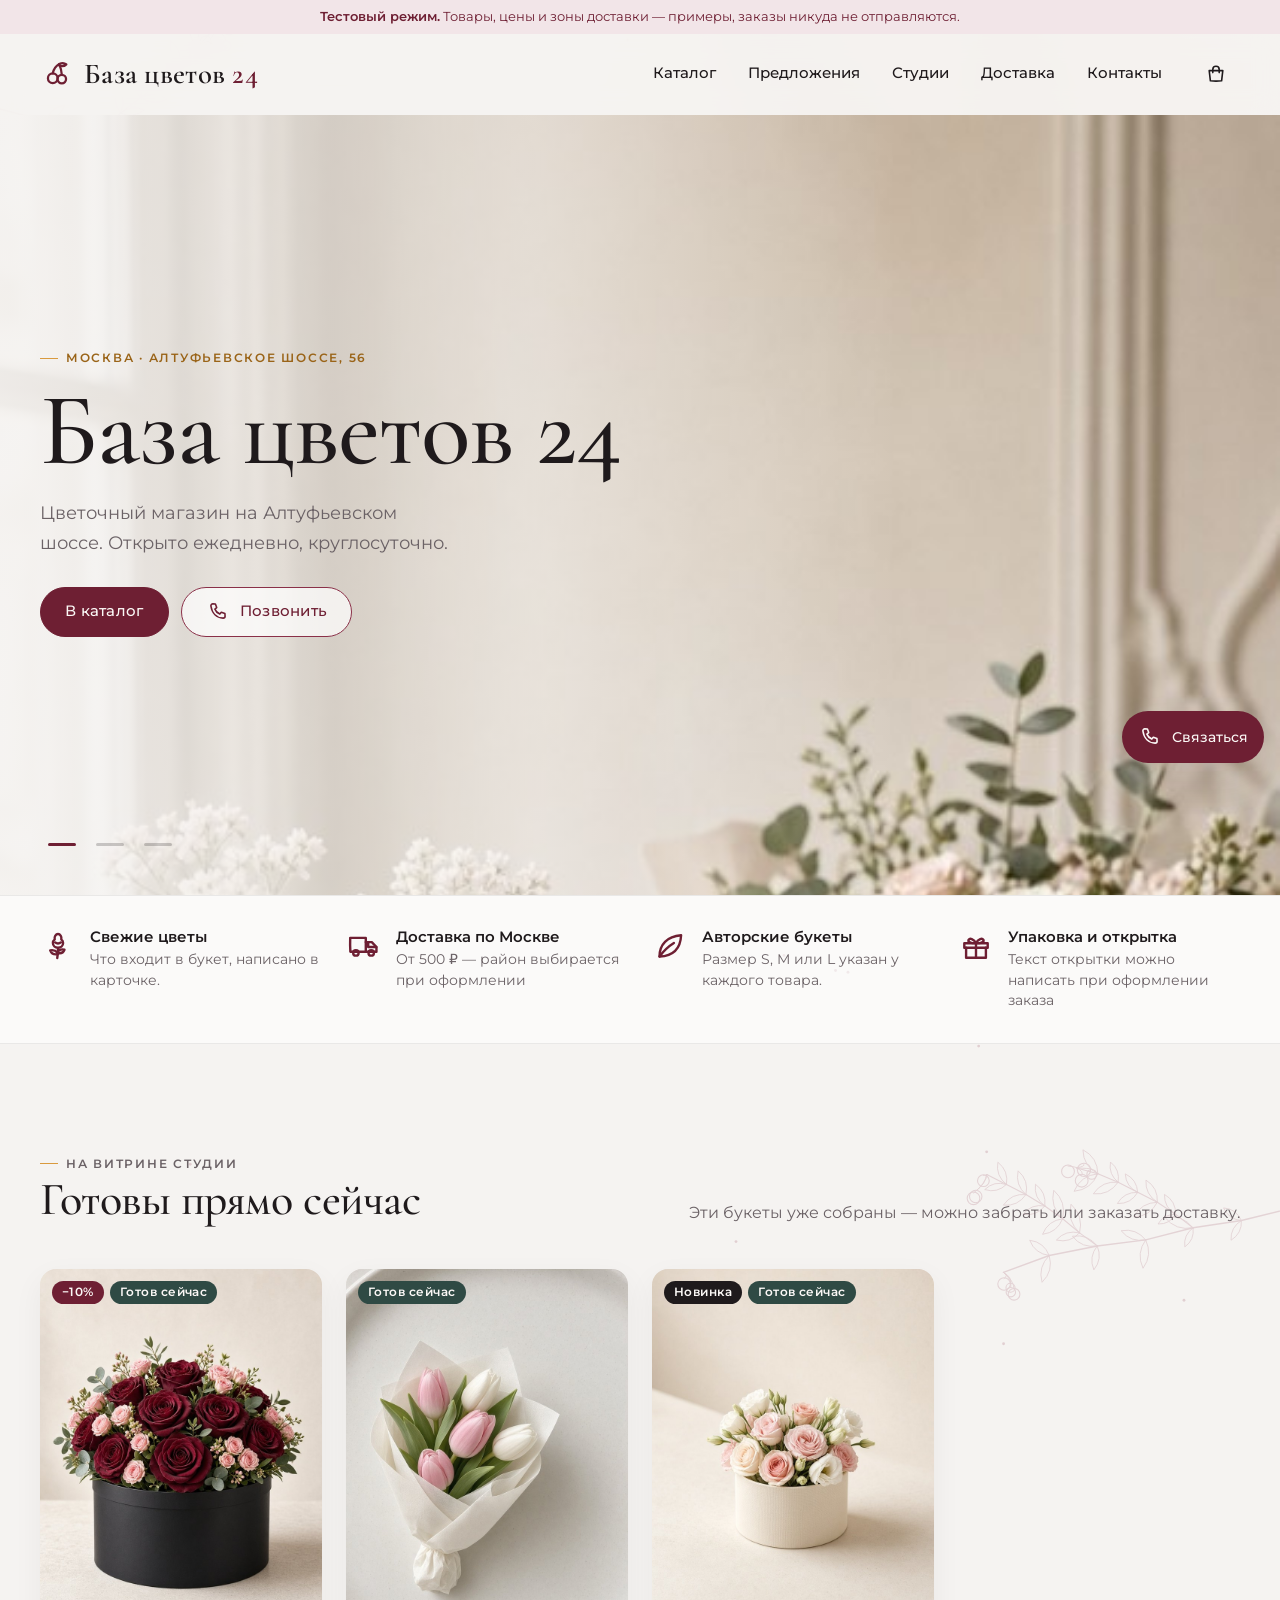
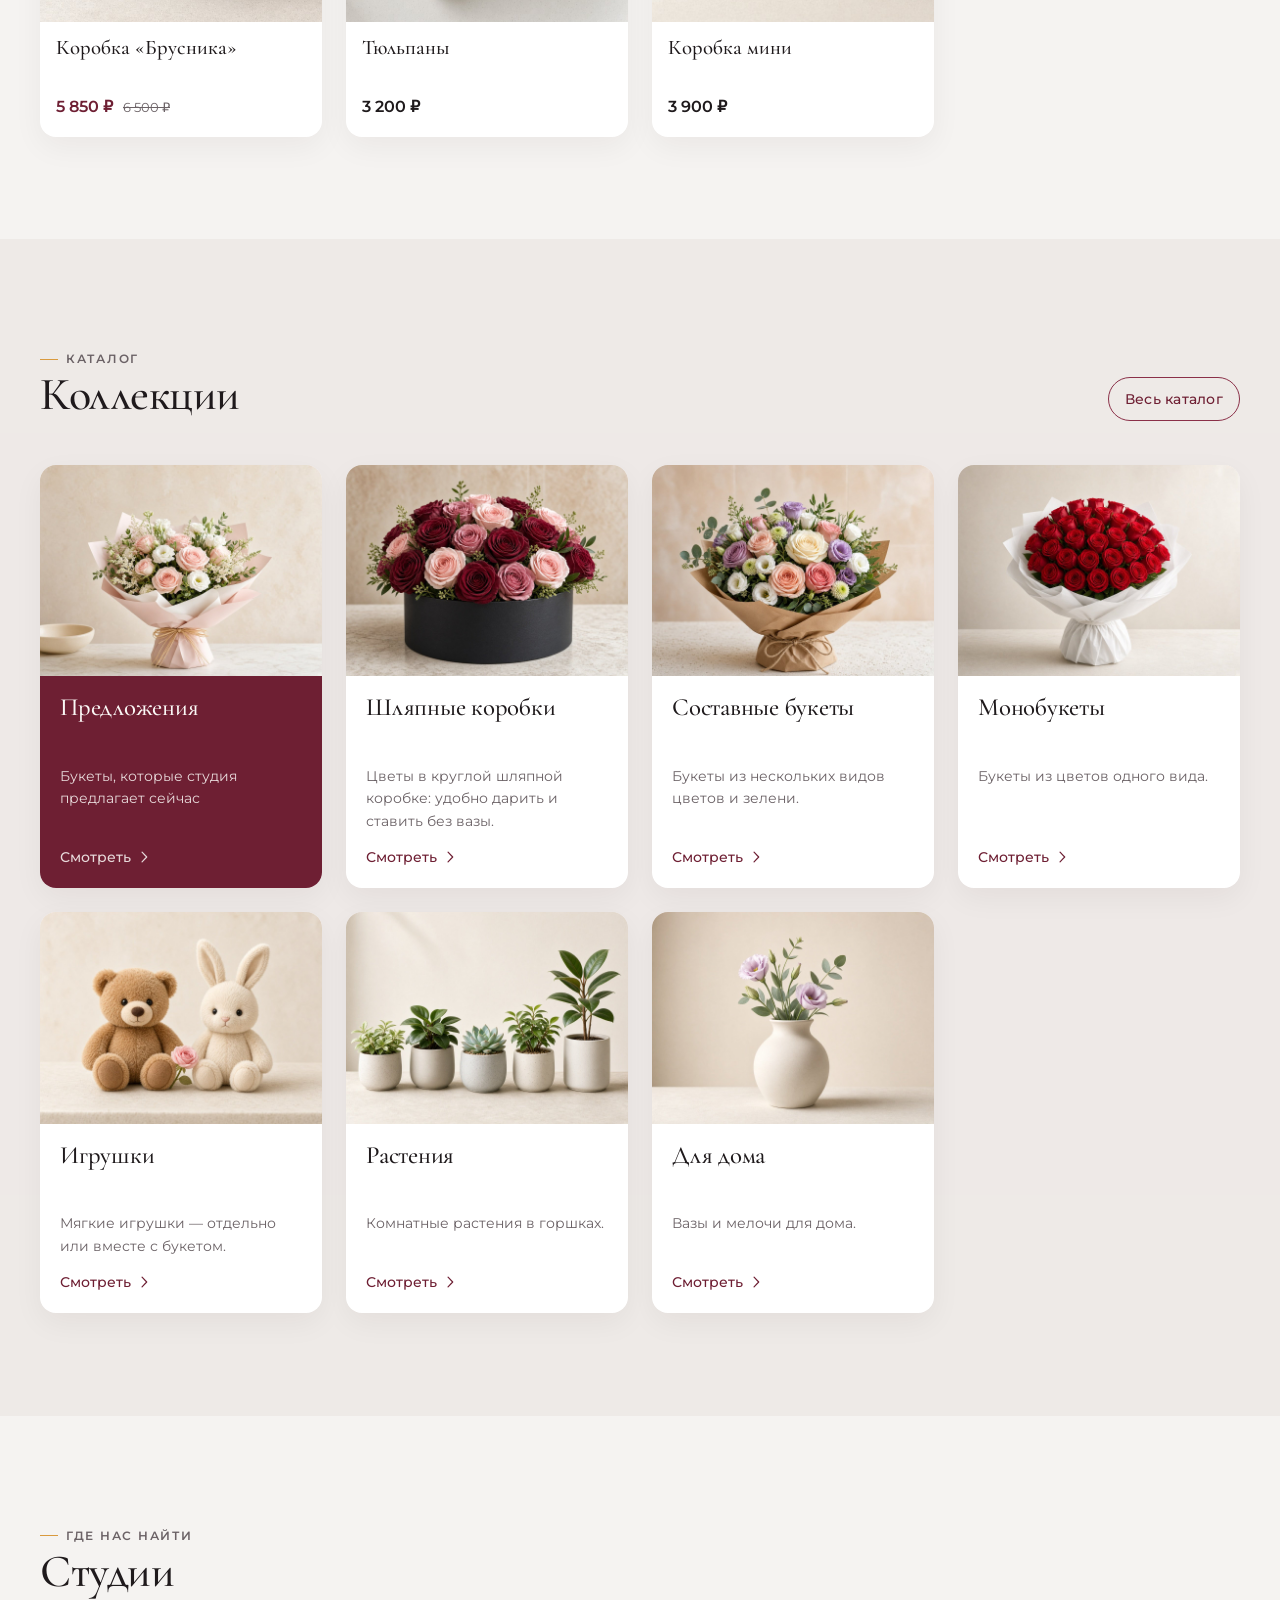
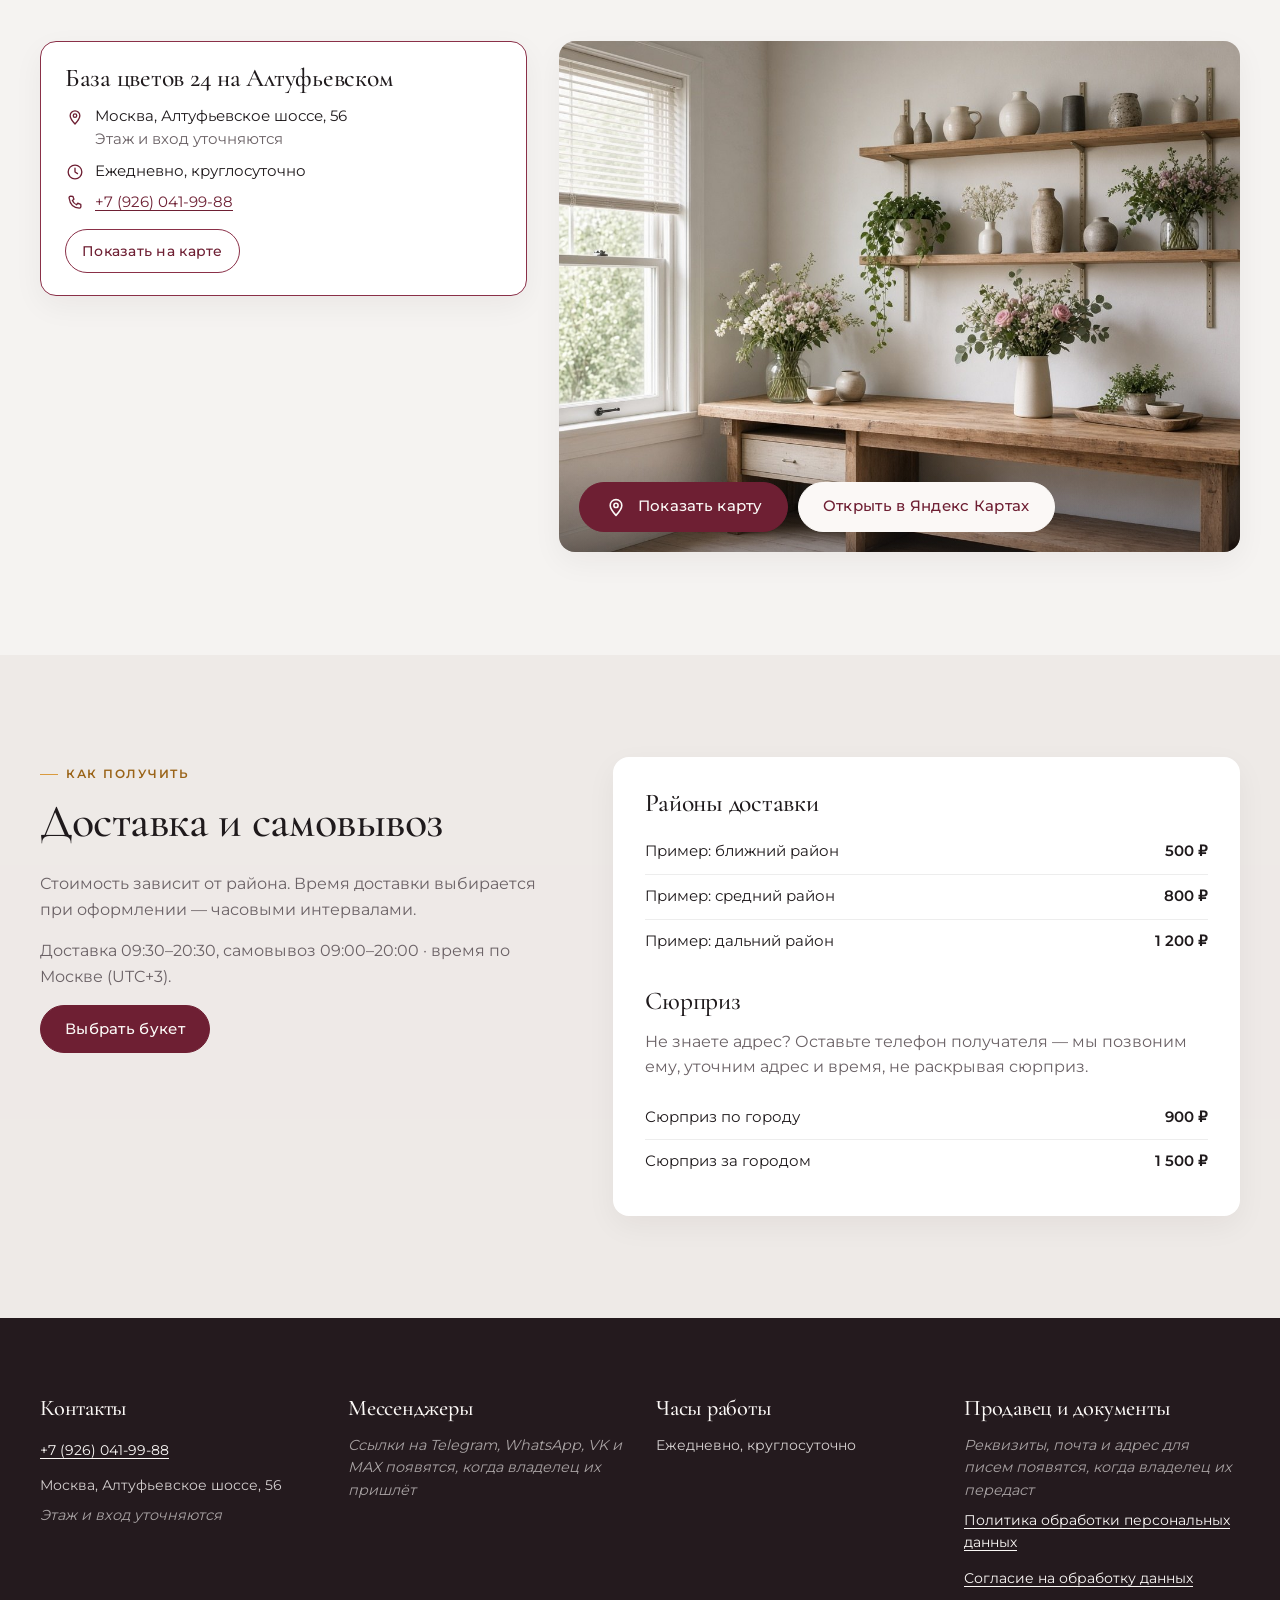
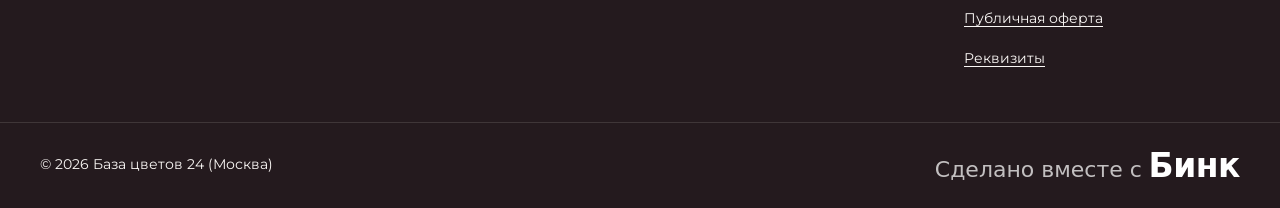
<file: index.html>
<!doctype html>
<html lang="ru">
<head>
  <meta charset="utf-8">
  <meta name="viewport" content="width=device-width, initial-scale=1, viewport-fit=cover">
  <title>База цветов 24 — цветочный магазин в Москве, Алтуфьевское шоссе, 56</title>
  <meta name="description" content="База цветов 24: цветочный магазин в Москве на Алтуфьевском шоссе, 56. Открыто ежедневно, круглосуточно. Телефон +7 (926) 041-99-88.">
  <meta name="theme-color" content="#F5F3F1">
  <meta property="og:type" content="website">
  <meta property="og:title" content="База цветов 24 — цветочный магазин в Москве">
  <meta property="og:description" content="Алтуфьевское шоссе, 56. Ежедневно, круглосуточно.">
  <meta property="og:image" content="assets/photos/hero-1.jpg">
  <link rel="icon" href="assets/favicon.ico" sizes="any">
  <link rel="icon" href="assets/favicon.svg" type="image/svg+xml">
  <link rel="icon" href="assets/favicon-32.png" sizes="32x32" type="image/png">
  <link rel="icon" href="assets/favicon-192.png" sizes="192x192" type="image/png">
  <link rel="apple-touch-icon" href="assets/apple-touch-icon.png">
  <link rel="preload" href="assets/fonts/montserrat-cyrillic-400-normal.woff2" as="font" type="font/woff2" crossorigin>
  <link rel="preload" href="assets/fonts/cormorant-garamond-cyrillic-500-normal.woff2" as="font" type="font/woff2" crossorigin>
  <link rel="stylesheet" href="css/fonts.css?v=1">
  <link rel="stylesheet" href="css/styles.css?v=1">
  <link rel="stylesheet" href="css/sunlight.css?v=1">
  <link rel="stylesheet" href="css/home-catalog.css?v=5">
  <link rel="stylesheet" href="css/market.css?v=3">
  <link rel="stylesheet" href="css/contact-dock.css?v=1">
  <script>document.documentElement.classList.add("js");</script>
  <script type="module" src="js/home-catalog.js?v=2"></script>
  <script type="module" src="js/contact-dock.js?v=1"></script>
</head>
<body class="page-home">
  <a class="skip-link" href="#main">К содержимому</a>
  <div class="sunlight" aria-hidden="true"></div>

  <header class="site-header">
    <div class="container header-inner">
      <a class="logo" href="index.html" aria-label="База цветов 24 — на главную">
        <svg class="logo__mark" aria-hidden="true"><use href="assets/icons/sprite.svg#i-berry"></use></svg>
        <span class="logo__word">База цветов <span>24</span></span>
      </a>
      <nav class="site-nav" id="site-nav" aria-label="Основное меню">
        <ul>
          <li><a href="shop.html">Каталог</a></li>
          <li><a href="shop.html?offers=1">Предложения</a></li>
          <li><a href="studios.html">Студии</a></li>
          <li><a href="delivery.html">Доставка</a></li>
          <li><a href="contacts.html">Контакты</a></li>
        </ul>
      </nav>
      <div class="header-actions">
        <a class="header-cart" href="shop.html#cart" data-cart-open aria-label="Корзина">
          <svg class="icon" aria-hidden="true"><use href="assets/icons/sprite.svg#i-cart"></use></svg>
          <span class="cart-count" data-cart-count hidden>0</span>
        </a>
        <button class="icon-btn nav-toggle" type="button" aria-expanded="false" aria-controls="site-nav" aria-label="Открыть меню">
          <svg class="icon" aria-hidden="true"><use href="assets/icons/sprite.svg#i-menu"></use></svg>
        </button>
      </div>
    </div>
  </header>

  <main id="main">
    <section class="hero" aria-roledescription="карусель" aria-label="Главный баннер">
      <div class="hero__slides" id="hero-slides">
        <figure class="hero__slide is-active">
          <picture>
            <source media="(max-width: 767px)" srcset="assets/photos/hero-1-mobile.jpg">
            <img src="assets/photos/hero-1.jpg" alt="Ваза с цветами, шляпная коробка с розами и букет в крафте" width="1600" height="900" fetchpriority="high">
          </picture>
        </figure>
      </div>
      <div class="container hero__content" data-dock-avoid>
        <p class="eyebrow">Москва · Алтуфьевское шоссе, 56</p>
        <h1 class="hero__title">База цветов&nbsp;24</h1>
        <p class="hero__lead">Цветочный магазин на&nbsp;Алтуфьевском шоссе. Открыто ежедневно, круглосуточно.</p>
        <div class="hero__actions" data-dock-avoid>
          <a class="btn" href="shop.html">В каталог</a>
          <a class="btn btn--ghost" href="tel:+79260419988">
            <svg class="icon" aria-hidden="true"><use href="assets/icons/sprite.svg#i-phone"></use></svg>
            Позвонить
          </a>
        </div>
      </div>
      <div class="container hero__dots-wrap">
        <div class="hero__dots" id="hero-dots" role="group" aria-label="Слайды"></div>
      </div>
    </section>

    <section class="advantages" aria-label="Преимущества">
      <ul class="container advantages__list">
        <li class="advantage" data-reveal>
          <svg class="icon advantage__icon" aria-hidden="true"><use href="assets/icons/sprite.svg#i-flower"></use></svg>
          <div>
            <h2 class="advantage__title">Свежие цветы</h2>
            <p class="advantage__text">Что входит в букет, написано в карточке.</p>
          </div>
        </li>
        <li class="advantage" data-reveal>
          <svg class="icon advantage__icon" aria-hidden="true"><use href="assets/icons/sprite.svg#i-truck"></use></svg>
          <div>
            <h2 class="advantage__title">Доставка по&nbsp;Москве</h2>
            <p class="advantage__text" id="advantage-delivery">Районы и цены — при оформлении заказа</p>
          </div>
        </li>
        <li class="advantage" data-reveal>
          <svg class="icon advantage__icon" aria-hidden="true"><use href="assets/icons/sprite.svg#i-leaf"></use></svg>
          <div>
            <h2 class="advantage__title">Авторские букеты</h2>
            <p class="advantage__text">Размер S, M или L указан у каждого товара.</p>
          </div>
        </li>
        <li class="advantage" data-reveal>
          <svg class="icon advantage__icon" aria-hidden="true"><use href="assets/icons/sprite.svg#i-gift"></use></svg>
          <div>
            <h2 class="advantage__title">Упаковка и&nbsp;открытка</h2>
            <p class="advantage__text">Текст открытки можно написать при оформлении заказа</p>
          </div>
        </li>
      </ul>
    </section>

    <section class="section" id="ready" aria-labelledby="ready-title" hidden>
      <div class="container">
        <div class="section-head" data-reveal>
          <div>
            <p class="eyebrow">На витрине студии</p>
            <h2 id="ready-title">Готовы прямо сейчас</h2>
          </div>
          <p>Эти букеты уже собраны — можно забрать или заказать доставку.</p>
        </div>
        <div class="product-grid product-grid--row" id="ready-grid"></div>
      </div>
    </section>

    <section class="section section--sand" id="collections" aria-labelledby="collections-title">
      <div class="container">
        <div class="section-head" data-reveal>
          <div>
            <p class="eyebrow">Каталог</p>
            <h2 id="collections-title">Коллекции</h2>
          </div>
          <a class="btn btn--ghost btn--sm" href="shop.html">Весь каталог</a>
        </div>
        <div class="collections" id="collections-grid">
          <noscript><p>Каталог открывается на странице <a href="shop.html">магазина</a>.</p></noscript>
        </div>
      </div>
    </section>

    <section class="section" id="studios" aria-labelledby="studios-title">
      <div class="container">
        <div class="section-head" data-reveal>
          <div>
            <p class="eyebrow">Где нас найти</p>
            <h2 id="studios-title">Студии</h2>
          </div>
        </div>
        <div class="studios">
          <ul class="studios__list" id="studios-list">
            <li class="studio-card is-active" data-reveal>
              <h3 class="studio-card__name">База цветов 24 на Алтуфьевском</h3>
              <p class="studio-card__row"><svg class="icon" aria-hidden="true"><use href="assets/icons/sprite.svg#i-pin"></use></svg>Москва, Алтуфьевское шоссе, 56</p>
              <p class="studio-card__row"><svg class="icon" aria-hidden="true"><use href="assets/icons/sprite.svg#i-clock"></use></svg>Ежедневно, круглосуточно</p>
              <p class="studio-card__row"><svg class="icon" aria-hidden="true"><use href="assets/icons/sprite.svg#i-phone"></use></svg><a href="tel:+79260419988">+7 (926) 041-99-88</a></p>
            </li>
          </ul>
          <div class="studio-map" id="studio-map" data-reveal>
            <img class="studio-map__cover" src="assets/photos/studio.jpg" alt="" width="1200" height="800" loading="lazy">
            <div class="studio-map__overlay">
              <button class="btn" type="button" id="map-load">
                <svg class="icon" aria-hidden="true"><use href="assets/icons/sprite.svg#i-pin"></use></svg>
                Показать карту
              </button>
              <a class="btn btn--light" id="map-link" href="https://yandex.ru/maps/org/baza_tsvetov_24/31177839922/" target="_blank" rel="noopener">Открыть в Яндекс Картах</a>
            </div>
          </div>
        </div>
      </div>
    </section>

    <section class="section section--sand" id="delivery" aria-labelledby="delivery-title">
      <div class="container delivery">
        <div data-reveal>
          <p class="eyebrow">Как получить</p>
          <h2 id="delivery-title">Доставка и самовывоз</h2>
          <p class="muted">Стоимость зависит от района. Время доставки выбирается при оформлении — часовыми интервалами.</p>
          <p class="muted" id="delivery-hours"></p>
          <a class="btn" href="shop.html">Выбрать букет</a>
        </div>
        <div class="delivery__zones" data-reveal>
          <h3>Районы доставки</h3>
          <ul class="zone-list" id="zone-list">
            <li class="placeholder-text">Список районов загрузится вместе со страницей</li>
          </ul>
          <h3>Сюрприз</h3>
          <p class="muted">Не знаете адрес? Оставьте телефон получателя — мы позвоним ему, уточним адрес и время, не раскрывая сюрприз.</p>
          <ul class="zone-list" id="surprise-list"></ul>
        </div>
      </div>
    </section>
  </main>

  <footer class="site-footer" id="contacts">
    <div class="container footer-grid">
      <div>
        <h2>Контакты</h2>
        <p><a href="tel:+79260419988">+7 (926) 041-99-88</a></p>
        <p>Москва, Алтуфьевское шоссе, 56</p>
        <p class="footer-placeholder">Этаж и вход уточняются</p>
      </div>
      <div>
        <h2>Мессенджеры</h2>
        <p class="footer-placeholder">Ссылки на Telegram, WhatsApp, VK и MAX появятся, когда владелец их пришлёт</p>
      </div>
      <div>
        <h2>Часы работы</h2>
        <p>Ежедневно, круглосуточно</p>
      </div>
      <div>
        <h2>Продавец и документы</h2>
        <p class="footer-placeholder">Реквизиты, почта и адрес для писем появятся, когда владелец их передаст</p>
        <ul>
          <li><a href="privacy.html">Политика обработки персональных данных</a></li>
          <li><a href="consent.html">Согласие на обработку данных</a></li>
          <li><a href="offer.html">Публичная оферта</a></li>
          <li><a href="requisites.html">Реквизиты</a></li>
        </ul>
      </div>
    </div>
    <div class="container footer-bottom" data-dock-avoid>
      <p>© <span data-year>2026</span> База цветов 24 (Москва)</p>
      <!-- Бинк: знак «Сделано вместе с Бинк», белый — для тёмного фона. https://b-inc.ru -->
      <a class="binc-made binc-made--white" href="https://b-inc.ru/" target="_blank" rel="noopener"><span class="binc-made__muted">Сделано вместе&nbsp;с</span> <span class="binc-made__name">Бинк</span></a>
      <style>
      a.binc-made.binc-made--white,a.binc-made.binc-made--black{display:inline-flex;align-items:baseline;gap:.3em;padding:6px 0;margin:0;border:0;background:none;font:400 22px/1 Inter,system-ui,-apple-system,"Segoe UI",Roboto,Arial,sans-serif;letter-spacing:0;text-transform:none;text-decoration:none;white-space:nowrap;-webkit-tap-highlight-color:transparent}
      a.binc-made.binc-made--white{color:#fff}
      a.binc-made.binc-made--black{color:#0b0b0c}
      a.binc-made .binc-made__muted{opacity:.72;transition:opacity .2s ease}
      a.binc-made.binc-made--solid .binc-made__muted{opacity:1}
      a.binc-made .binc-made__name{font-size:1.5em;font-weight:600;letter-spacing:-.015em;line-height:1;color:inherit}
      a.binc-made:hover .binc-made__muted,a.binc-made:focus-visible .binc-made__muted{opacity:1}
      a.binc-made:focus-visible{outline:2px solid currentColor;outline-offset:4px;border-radius:4px}
      @media (prefers-reduced-motion:reduce){a.binc-made .binc-made__muted{transition:none}}
      </style>
    </div>
  </footer>

  <aside class="contact-dock" aria-label="Связаться с магазином">
    <ul class="contact-dock__list" id="contact-dock-list">
      <li><a class="contact-dock__link" href="tel:+79260419988"><svg class="icon" aria-hidden="true"><use href="assets/icons/sprite.svg#i-phone"></use></svg>Позвонить</a></li>
      <li><p class="contact-dock__note">Мессенджеры появятся, когда владелец пришлёт ссылки</p></li>
    </ul>
    <button class="contact-dock__toggle" type="button" aria-expanded="false" aria-controls="contact-dock-list">
      <svg class="icon" aria-hidden="true"><use href="assets/icons/sprite.svg#i-phone"></use></svg>
      <span class="contact-dock__toggle-text">Связаться</span>
    </button>
  </aside>
</body>
</html>
</file>
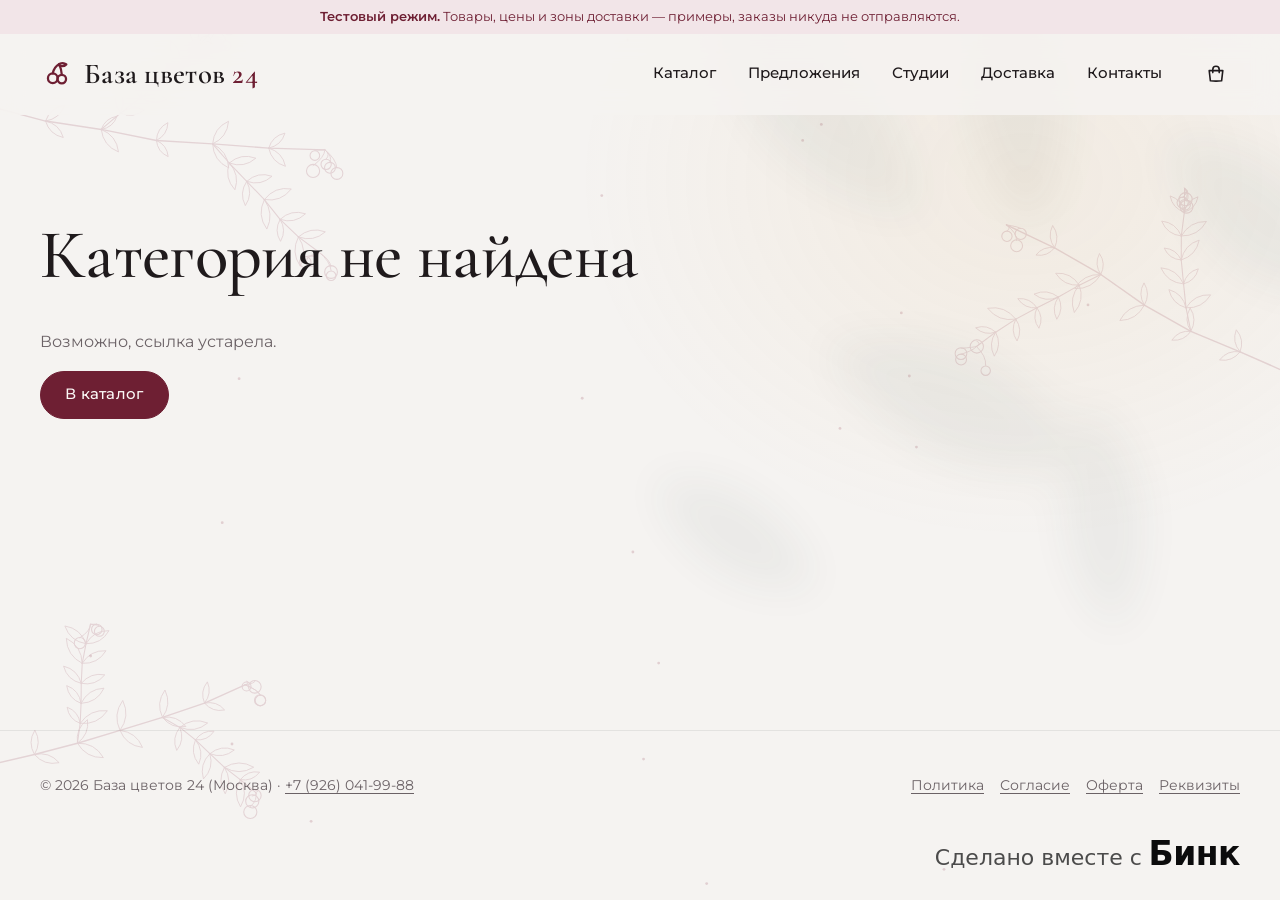
<file: catalog.html>
<!doctype html>
<html lang="ru">
<head>
  <meta charset="utf-8">
  <meta name="viewport" content="width=device-width, initial-scale=1, viewport-fit=cover">
  <title>Коллекция — База цветов 24</title>
  <meta name="description" content="Коллекция магазина «База цветов 24», Москва, Алтуфьевское шоссе, 56.">
  <meta name="theme-color" content="#F5F3F1">
  <link rel="icon" href="assets/favicon.ico" sizes="any">
  <link rel="icon" href="assets/favicon.svg" type="image/svg+xml">
  <link rel="icon" href="assets/favicon-32.png" sizes="32x32" type="image/png">
  <link rel="icon" href="assets/favicon-192.png" sizes="192x192" type="image/png">
  <link rel="apple-touch-icon" href="assets/apple-touch-icon.png">
  <link rel="stylesheet" href="css/fonts.css?v=1">
  <link rel="stylesheet" href="css/styles.css?v=1">
  <link rel="stylesheet" href="css/sunlight.css?v=1">
  <link rel="stylesheet" href="css/market.css?v=3">
  <script>document.documentElement.classList.add("js");</script>
  <script type="module" src="js/market.js?v=3"></script>
</head>
<body data-page="category">
  <a class="skip-link" href="#main">К содержимому</a>
  <div class="sunlight" aria-hidden="true"></div>

  <header class="site-header">
    <div class="container header-inner">
      <a class="logo" href="index.html" aria-label="База цветов 24 — на главную">
        <svg class="logo__mark" aria-hidden="true"><use href="assets/icons/sprite.svg#i-berry"></use></svg>
        <span class="logo__word">База цветов <span>24</span></span>
      </a>
      <nav class="site-nav" id="site-nav" aria-label="Основное меню">
        <ul>
          <li><a href="shop.html">Каталог</a></li>
          <li><a href="shop.html?offers=1">Предложения</a></li>
          <li><a href="studios.html">Студии</a></li>
          <li><a href="delivery.html">Доставка</a></li>
          <li><a href="contacts.html">Контакты</a></li>
        </ul>
      </nav>
      <div class="header-actions">
        <a class="header-cart" href="shop.html#cart" data-cart-open aria-label="Корзина">
          <svg class="icon" aria-hidden="true"><use href="assets/icons/sprite.svg#i-cart"></use></svg>
          <span class="cart-count" data-cart-count hidden>0</span>
        </a>
        <button class="icon-btn nav-toggle" type="button" aria-expanded="false" aria-controls="site-nav" aria-label="Открыть меню">
          <svg class="icon" aria-hidden="true"><use href="assets/icons/sprite.svg#i-menu"></use></svg>
        </button>
      </div>
    </div>
  </header>

  <!-- Этап 1: шаблон заполняется из мока по ?slug=. На этапе 2 сервер отдаёт этот же HTML уже заполненным. -->
  <main id="main">
    <div id="seo-root">
      <div class="container seo-page">
        <nav class="crumbs" aria-label="Хлебные крошки"><ol><li><a href="index.html">Главная</a></li><li><a href="shop.html">Каталог</a></li><li aria-current="page">Коллекция</li></ol></nav>
        <header class="seo-head"><h1>Коллекция</h1><p class="seo-lead muted">Загружаем товары коллекции…</p></header>
        <div class="product-grid" aria-busy="true"></div>
      </div>
    </div>
  </main>

  <footer class="light-footer" data-dock-avoid>
    <div class="container">
      <p>© <span data-year>2026</span> База цветов 24 (Москва) · <a href="tel:+79260419988">+7 (926) 041-99-88</a></p>
      <nav aria-label="Документы">
        <ul>
          <li><a href="privacy.html">Политика</a></li>
          <li><a href="consent.html">Согласие</a></li>
          <li><a href="offer.html">Оферта</a></li>
          <li><a href="requisites.html">Реквизиты</a></li>
        </ul>
      </nav>
      <div class="binc-made-row" style="display:flex;justify-content:flex-end;flex-basis:100%;width:100%;grid-column:1/-1;padding-top:16px">
        <!-- Бинк: знак «Сделано вместе с Бинк», чёрный — для светлого фона. https://b-inc.ru -->
        <a class="binc-made binc-made--black" href="https://b-inc.ru/" target="_blank" rel="noopener"><span class="binc-made__muted">Сделано вместе&nbsp;с</span> <span class="binc-made__name">Бинк</span></a>
        <style>
        a.binc-made.binc-made--white,a.binc-made.binc-made--black{display:inline-flex;align-items:baseline;gap:.3em;padding:6px 0;margin:0;border:0;background:none;font:400 22px/1 Inter,system-ui,-apple-system,"Segoe UI",Roboto,Arial,sans-serif;letter-spacing:0;text-transform:none;text-decoration:none;white-space:nowrap;-webkit-tap-highlight-color:transparent}
        a.binc-made.binc-made--white{color:#fff}
        a.binc-made.binc-made--black{color:#0b0b0c}
        a.binc-made .binc-made__muted{opacity:.72;transition:opacity .2s ease}
        a.binc-made.binc-made--solid .binc-made__muted{opacity:1}
        a.binc-made .binc-made__name{font-size:1.5em;font-weight:600;letter-spacing:-.015em;line-height:1;color:inherit}
        a.binc-made:hover .binc-made__muted,a.binc-made:focus-visible .binc-made__muted{opacity:1}
        a.binc-made:focus-visible{outline:2px solid currentColor;outline-offset:4px;border-radius:4px}
        @media (prefers-reduced-motion:reduce){a.binc-made .binc-made__muted{transition:none}}
        </style>
      </div>
    </div>
  </footer>
</body>
</html>
</file>
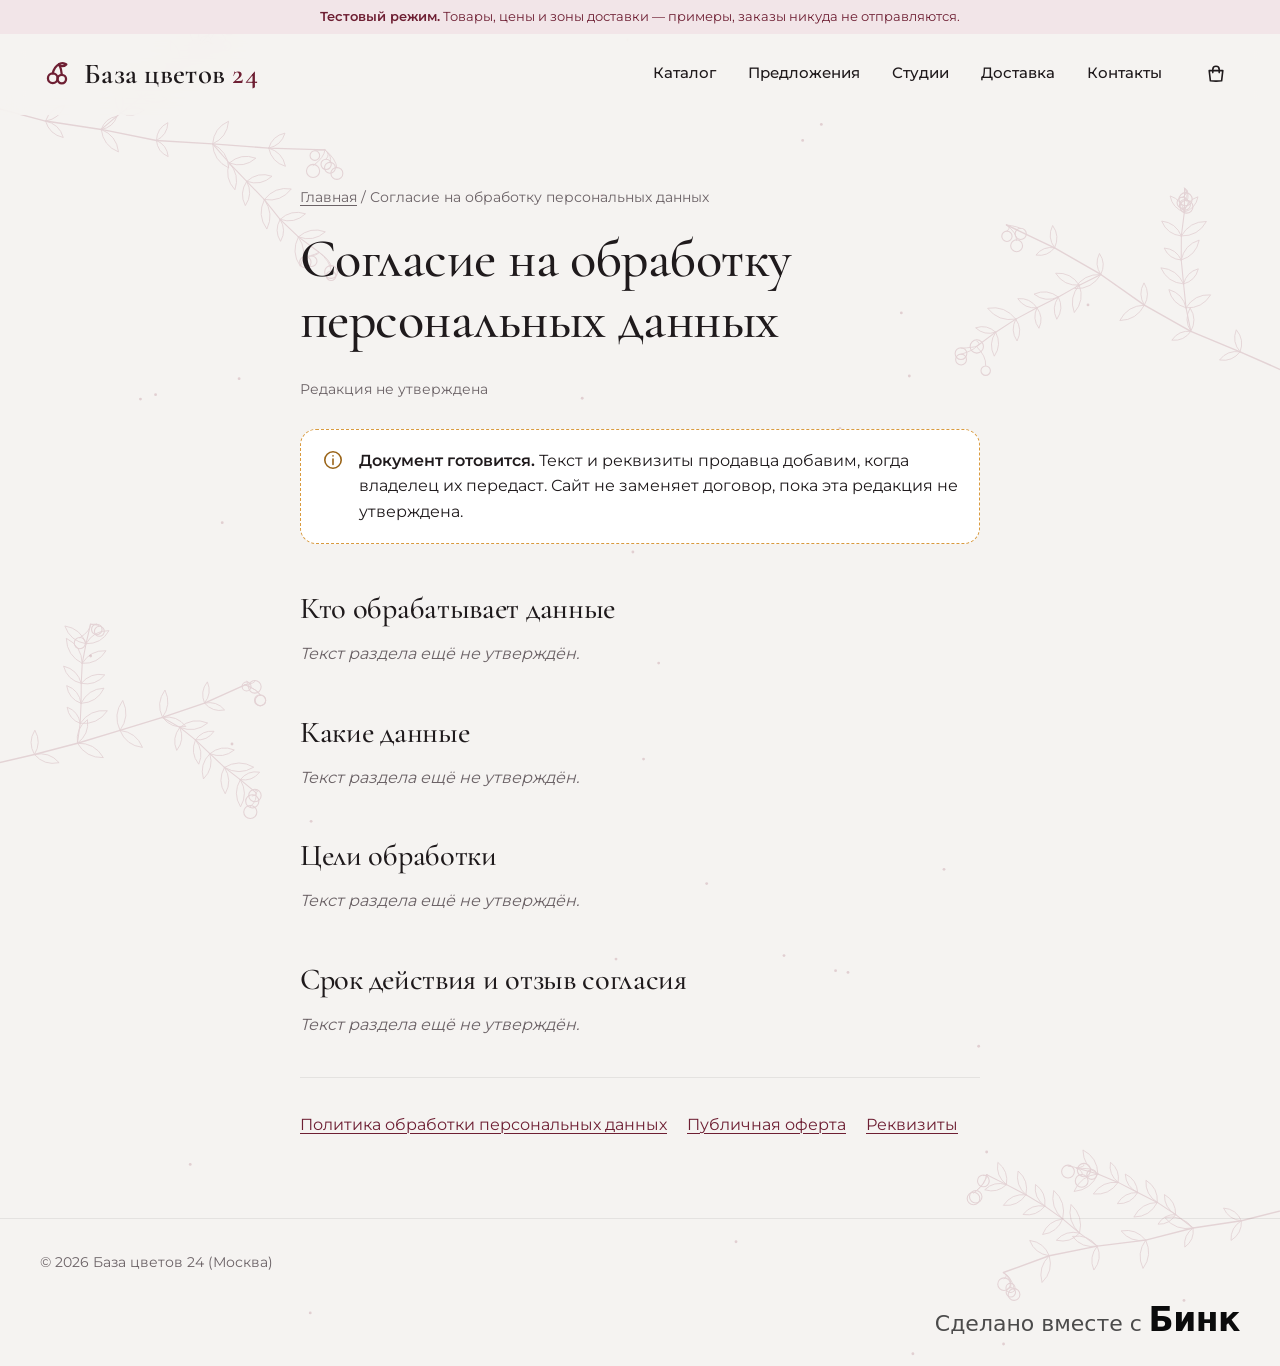
<file: consent.html>
<!doctype html>
<html lang="ru">
<head>
  <meta charset="utf-8">
  <meta name="viewport" content="width=device-width, initial-scale=1, viewport-fit=cover">
  <title>Согласие на обработку персональных данных — База цветов 24</title>
  <meta name="description" content="Текст согласия, которое покупатель даёт при оформлении заказа.">
  <meta name="robots" content="noindex, follow">
  <meta name="theme-color" content="#F5F3F1">
  <link rel="icon" href="assets/favicon.ico" sizes="any">
  <link rel="icon" href="assets/favicon.svg" type="image/svg+xml">
  <link rel="icon" href="assets/favicon-32.png" sizes="32x32" type="image/png">
  <link rel="icon" href="assets/favicon-192.png" sizes="192x192" type="image/png">
  <link rel="apple-touch-icon" href="assets/apple-touch-icon.png">
  <link rel="stylesheet" href="css/fonts.css?v=1">
  <link rel="stylesheet" href="css/styles.css?v=1">
  <link rel="stylesheet" href="css/legal.css?v=1">
  <script>document.documentElement.classList.add("js");</script>
  <script type="module" src="js/app.js?v=2"></script>
</head>
<body class="page-legal">
  <a class="skip-link" href="#main">К содержимому</a>

  <header class="site-header">
    <div class="container header-inner">
      <a class="logo" href="index.html" aria-label="База цветов 24 — на главную">
        <svg class="logo__mark" aria-hidden="true"><use href="assets/icons/sprite.svg#i-berry"></use></svg>
        <span class="logo__word">База цветов <span>24</span></span>
      </a>
      <nav class="site-nav" id="site-nav" aria-label="Основное меню">
        <ul>
          <li><a href="shop.html">Каталог</a></li>
          <li><a href="shop.html?offers=1">Предложения</a></li>
          <li><a href="studios.html">Студии</a></li>
          <li><a href="delivery.html">Доставка</a></li>
          <li><a href="contacts.html">Контакты</a></li>
        </ul>
      </nav>
      <div class="header-actions">
        <a class="header-cart" href="shop.html#cart" data-cart-open aria-label="Корзина">
          <svg class="icon" aria-hidden="true"><use href="assets/icons/sprite.svg#i-cart"></use></svg>
          <span class="cart-count" data-cart-count hidden>0</span>
        </a>
        <button class="icon-btn nav-toggle" type="button" aria-expanded="false" aria-controls="site-nav" aria-label="Открыть меню">
          <svg class="icon" aria-hidden="true"><use href="assets/icons/sprite.svg#i-menu"></use></svg>
        </button>
      </div>
    </div>
  </header>

  <main id="main" class="legal">
    <article class="container legal__inner" data-document-version="draft">
      <nav class="legal__crumbs" aria-label="Хлебные крошки"><a href="index.html">Главная</a> / Согласие на обработку персональных данных</nav>
      <h1>Согласие на обработку персональных данных</h1>
      <p class="legal__meta">Редакция не утверждена</p>
      <div class="legal__draft" role="note">
        <svg class="icon" aria-hidden="true"><use href="assets/icons/sprite.svg#i-info"></use></svg>
        <p><strong>Документ готовится.</strong> Текст и реквизиты продавца добавим, когда владелец их передаст. Сайт не заменяет договор, пока эта редакция не утверждена.</p>
      </div>
      <div class="legal__body">
          <h2>Кто обрабатывает данные</h2>
          <p class="placeholder-text">Текст раздела ещё не утверждён.</p>
          <h2>Какие данные</h2>
          <p class="placeholder-text">Текст раздела ещё не утверждён.</p>
          <h2>Цели обработки</h2>
          <p class="placeholder-text">Текст раздела ещё не утверждён.</p>
          <h2>Срок действия и отзыв согласия</h2>
          <p class="placeholder-text">Текст раздела ещё не утверждён.</p>
      </div>
      <nav class="legal__others" aria-label="Другие документы">
        <ul><li><a href="privacy.html">Политика обработки персональных данных</a></li><li><a href="offer.html">Публичная оферта</a></li><li><a href="requisites.html">Реквизиты</a></li></ul>
      </nav>
    </article>
  </main>

  <footer class="light-footer legal-footer">
    <div class="container">
      <p>© <span data-year>2026</span> База цветов 24 (Москва)</p>
      <div class="binc-made-row" style="display:flex;justify-content:flex-end;flex-basis:100%;width:100%;grid-column:1/-1;padding-top:16px">
        <!-- Бинк: знак «Сделано вместе с Бинк», чёрный — для светлого фона. https://b-inc.ru -->
        <a class="binc-made binc-made--black" href="https://b-inc.ru/" target="_blank" rel="noopener"><span class="binc-made__muted">Сделано вместе&nbsp;с</span> <span class="binc-made__name">Бинк</span></a>
        <style>
        a.binc-made.binc-made--white,a.binc-made.binc-made--black{display:inline-flex;align-items:baseline;gap:.3em;padding:6px 0;margin:0;border:0;background:none;font:400 22px/1 Inter,system-ui,-apple-system,"Segoe UI",Roboto,Arial,sans-serif;letter-spacing:0;text-transform:none;text-decoration:none;white-space:nowrap;-webkit-tap-highlight-color:transparent}
        a.binc-made.binc-made--white{color:#fff}
        a.binc-made.binc-made--black{color:#0b0b0c}
        a.binc-made .binc-made__muted{opacity:.72;transition:opacity .2s ease}
        a.binc-made.binc-made--solid .binc-made__muted{opacity:1}
        a.binc-made .binc-made__name{font-size:1.5em;font-weight:600;letter-spacing:-.015em;line-height:1;color:inherit}
        a.binc-made:hover .binc-made__muted,a.binc-made:focus-visible .binc-made__muted{opacity:1}
        a.binc-made:focus-visible{outline:2px solid currentColor;outline-offset:4px;border-radius:4px}
        @media (prefers-reduced-motion:reduce){a.binc-made .binc-made__muted{transition:none}}
        </style>
      </div>
    </div>
  </footer>
</body>
</html>
</file>
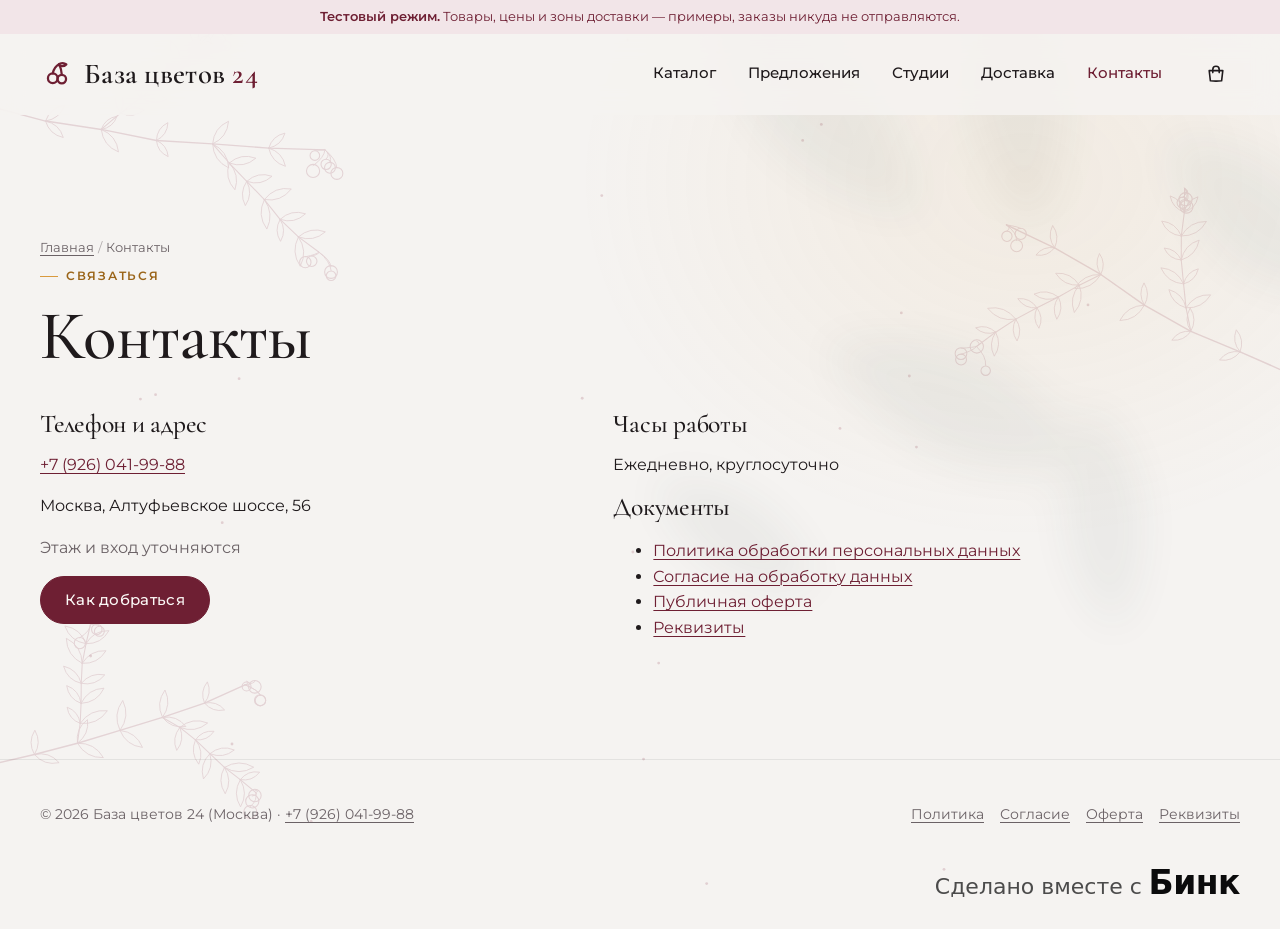
<file: contacts.html>
<!doctype html>
<html lang="ru">
<head>
  <meta charset="utf-8">
  <meta name="viewport" content="width=device-width, initial-scale=1, viewport-fit=cover">
  <title>Контакты — База цветов 24</title>
  <meta name="description" content="Телефон, адрес и часы работы «База цветов 24».">
  <meta name="theme-color" content="#F5F3F1">
  <link rel="icon" href="assets/favicon.ico" sizes="any">
  <link rel="icon" href="assets/favicon.svg" type="image/svg+xml">
  <link rel="icon" href="assets/favicon-32.png" sizes="32x32" type="image/png">
  <link rel="icon" href="assets/favicon-192.png" sizes="192x192" type="image/png">
  <link rel="apple-touch-icon" href="assets/apple-touch-icon.png">
  <link rel="stylesheet" href="css/fonts.css?v=1">
  <link rel="stylesheet" href="css/styles.css?v=1">
  <link rel="stylesheet" href="css/sunlight.css?v=1">
  <link rel="stylesheet" href="css/home-catalog.css?v=5">
  <link rel="stylesheet" href="css/market.css?v=3">
  <link rel="stylesheet" href="css/contact-dock.css?v=1">
  <script>document.documentElement.classList.add("js");</script>
  <script type="module" src="js/app.js?v=2"></script>
  <script type="module" src="js/contact-dock.js?v=1"></script>
</head>
<body>
  <a class="skip-link" href="#main">К содержимому</a>
  <div class="sunlight" aria-hidden="true"></div>
  <header class="site-header">
    <div class="container header-inner">
      <a class="logo" href="index.html" aria-label="База цветов 24 — на главную">
        <svg class="logo__mark" aria-hidden="true"><use href="assets/icons/sprite.svg#i-berry"></use></svg>
        <span class="logo__word">База цветов <span>24</span></span>
      </a>
      <nav class="site-nav" id="site-nav" aria-label="Основное меню">
        <ul>
          <li><a href="shop.html">Каталог</a></li>
          <li><a href="shop.html?offers=1">Предложения</a></li>
          <li><a href="studios.html">Студии</a></li>
          <li><a href="delivery.html">Доставка</a></li>
          <li><a href="contacts.html" aria-current="page">Контакты</a></li>
        </ul>
      </nav>
      <div class="header-actions">
        <a class="header-cart" href="shop.html#cart" data-cart-open aria-label="Корзина">
          <svg class="icon" aria-hidden="true"><use href="assets/icons/sprite.svg#i-cart"></use></svg>
          <span class="cart-count" data-cart-count hidden>0</span>
        </a>
        <button class="icon-btn nav-toggle" type="button" aria-expanded="false" aria-controls="site-nav" aria-label="Открыть меню">
          <svg class="icon" aria-hidden="true"><use href="assets/icons/sprite.svg#i-menu"></use></svg>
        </button>
      </div>
    </div>
  </header>
  <main id="main">
    <section class="section" id="contacts">
      <div class="container">
        <nav class="crumbs" aria-label="Хлебные крошки"><ol><li><a href="index.html">Главная</a></li><li aria-current="page">Контакты</li></ol></nav>
        <p class="eyebrow">Связаться</p>
        <h1>Контакты</h1>
        <div class="delivery" style="margin-top:28px">
          <div>
            <h3>Телефон и адрес</h3>
            <p><a href="tel:+79260419988">+7 (926) 041-99-88</a></p>
            <p>Москва, Алтуфьевское шоссе, 56</p>
            <p class="muted">Этаж и вход уточняются</p>
            <p><a class="btn" href="studios.html">Как добраться</a></p>
          </div>
          <div>
            <h3>Часы работы</h3>
            <p>Ежедневно, круглосуточно</p>
            <h3>Документы</h3>
            <ul>
              <li><a href="privacy.html">Политика обработки персональных данных</a></li>
              <li><a href="consent.html">Согласие на обработку данных</a></li>
              <li><a href="offer.html">Публичная оферта</a></li>
              <li><a href="requisites.html">Реквизиты</a></li>
            </ul>
          </div>
        </div>
      </div>
    </section>
  </main>
  <footer class="light-footer" data-dock-avoid>
    <div class="container">
      <p>© <span data-year>2026</span> База цветов 24 (Москва) · <a href="tel:+79260419988">+7 (926) 041-99-88</a></p>
      <nav aria-label="Документы">
        <ul>
          <li><a href="privacy.html">Политика</a></li>
          <li><a href="consent.html">Согласие</a></li>
          <li><a href="offer.html">Оферта</a></li>
          <li><a href="requisites.html">Реквизиты</a></li>
        </ul>
      </nav>
      <div class="binc-made-row" style="display:flex;justify-content:flex-end;flex-basis:100%;width:100%;grid-column:1/-1;padding-top:16px">
        <a class="binc-made binc-made--black" href="https://b-inc.ru/" target="_blank" rel="noopener"><span class="binc-made__muted">Сделано вместе&nbsp;с</span> <span class="binc-made__name">Бинк</span></a>
        <style>
        a.binc-made.binc-made--white,a.binc-made.binc-made--black{display:inline-flex;align-items:baseline;gap:.3em;padding:6px 0;margin:0;border:0;background:none;font:400 22px/1 Inter,system-ui,-apple-system,"Segoe UI",Roboto,Arial,sans-serif;letter-spacing:0;text-transform:none;text-decoration:none;white-space:nowrap;-webkit-tap-highlight-color:transparent}
        a.binc-made.binc-made--white{color:#fff}
        a.binc-made.binc-made--black{color:#0b0b0c}
        a.binc-made .binc-made__muted{opacity:.72;transition:opacity .2s ease}
        a.binc-made.binc-made--solid .binc-made__muted{opacity:1}
        a.binc-made .binc-made__name{font-size:1.5em;font-weight:600;letter-spacing:-.015em;line-height:1;color:inherit}
        a.binc-made:hover .binc-made__muted,a.binc-made:focus-visible .binc-made__muted{opacity:1}
        a.binc-made:focus-visible{outline:2px solid currentColor;outline-offset:4px;border-radius:4px}
        @media (prefers-reduced-motion:reduce){a.binc-made .binc-made__muted{transition:none}}
        </style>
      </div>
    </div>
  </footer>
  <aside class="contact-dock" aria-label="Связаться с магазином">
    <ul class="contact-dock__list" id="contact-dock-list">
      <li><a class="contact-dock__link" href="tel:+79260419988"><svg class="icon" aria-hidden="true"><use href="assets/icons/sprite.svg#i-phone"></use></svg>Позвонить</a></li>
    </ul>
    <button class="contact-dock__toggle" type="button" aria-expanded="false" aria-controls="contact-dock-list">
      <svg class="icon" aria-hidden="true"><use href="assets/icons/sprite.svg#i-phone"></use></svg>
      <span class="contact-dock__toggle-text">Связаться</span>
    </button>
  </aside>
</body>
</html>
</file>
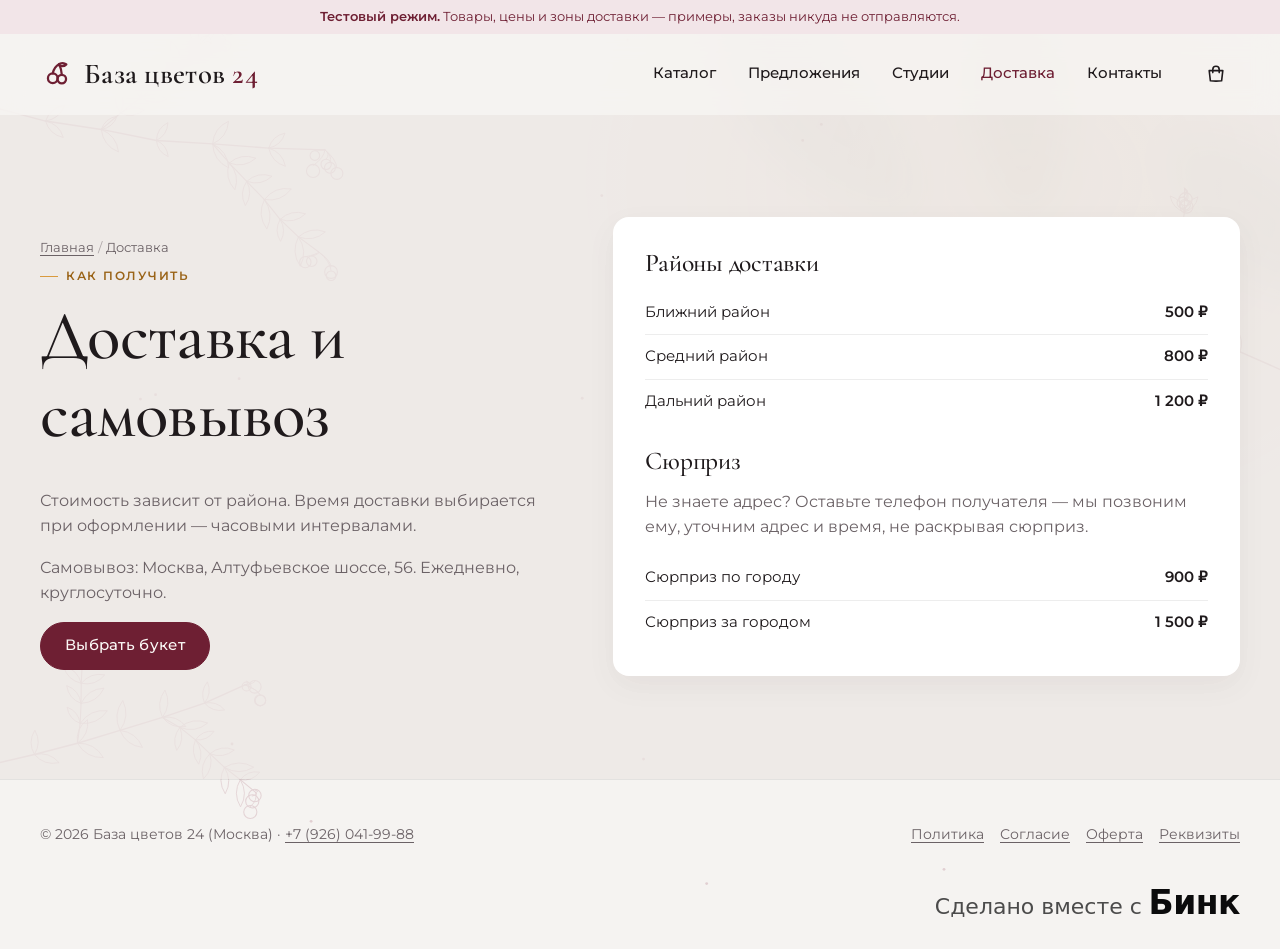
<file: delivery.html>
<!doctype html>
<html lang="ru">
<head>
  <meta charset="utf-8">
  <meta name="viewport" content="width=device-width, initial-scale=1, viewport-fit=cover">
  <title>Доставка — База цветов 24</title>
  <meta name="description" content="Доставка и самовывоз «База цветов 24», Москва, Алтуфьевское шоссе, 56.">
  <meta name="theme-color" content="#F5F3F1">
  <link rel="icon" href="assets/favicon.ico" sizes="any">
  <link rel="icon" href="assets/favicon.svg" type="image/svg+xml">
  <link rel="icon" href="assets/favicon-32.png" sizes="32x32" type="image/png">
  <link rel="icon" href="assets/favicon-192.png" sizes="192x192" type="image/png">
  <link rel="apple-touch-icon" href="assets/apple-touch-icon.png">
  <link rel="stylesheet" href="css/fonts.css?v=1">
  <link rel="stylesheet" href="css/styles.css?v=1">
  <link rel="stylesheet" href="css/sunlight.css?v=1">
  <link rel="stylesheet" href="css/home-catalog.css?v=5">
  <link rel="stylesheet" href="css/market.css?v=3">
  <link rel="stylesheet" href="css/contact-dock.css?v=1">
  <script>document.documentElement.classList.add("js");</script>
  <script type="module" src="js/app.js?v=2"></script>
  <script type="module" src="js/contact-dock.js?v=1"></script>
</head>
<body>
  <a class="skip-link" href="#main">К содержимому</a>
  <div class="sunlight" aria-hidden="true"></div>
  <header class="site-header">
    <div class="container header-inner">
      <a class="logo" href="index.html" aria-label="База цветов 24 — на главную">
        <svg class="logo__mark" aria-hidden="true"><use href="assets/icons/sprite.svg#i-berry"></use></svg>
        <span class="logo__word">База цветов <span>24</span></span>
      </a>
      <nav class="site-nav" id="site-nav" aria-label="Основное меню">
        <ul>
          <li><a href="shop.html">Каталог</a></li>
          <li><a href="shop.html?offers=1">Предложения</a></li>
          <li><a href="studios.html">Студии</a></li>
          <li><a href="delivery.html" aria-current="page">Доставка</a></li>
          <li><a href="contacts.html">Контакты</a></li>
        </ul>
      </nav>
      <div class="header-actions">
        <a class="header-cart" href="shop.html#cart" data-cart-open aria-label="Корзина">
          <svg class="icon" aria-hidden="true"><use href="assets/icons/sprite.svg#i-cart"></use></svg>
          <span class="cart-count" data-cart-count hidden>0</span>
        </a>
        <button class="icon-btn nav-toggle" type="button" aria-expanded="false" aria-controls="site-nav" aria-label="Открыть меню">
          <svg class="icon" aria-hidden="true"><use href="assets/icons/sprite.svg#i-menu"></use></svg>
        </button>
      </div>
    </div>
  </header>
  <main id="main">
    <section class="section section--sand" id="delivery">
      <div class="container delivery">
        <div>
          <nav class="crumbs" aria-label="Хлебные крошки"><ol><li><a href="index.html">Главная</a></li><li aria-current="page">Доставка</li></ol></nav>
          <p class="eyebrow">Как получить</p>
          <h1 id="delivery-title">Доставка и самовывоз</h1>
          <p class="muted">Стоимость зависит от района. Время доставки выбирается при оформлении — часовыми интервалами.</p>
          <p class="muted">Самовывоз: Москва, Алтуфьевское шоссе, 56. Ежедневно, круглосуточно.</p>
          <a class="btn" href="shop.html">Выбрать букет</a>
        </div>
        <div class="delivery__zones">
          <h3>Районы доставки</h3>
          <ul class="zone-list">
            <li><span>Ближний район</span><strong>500 ₽</strong></li>
            <li><span>Средний район</span><strong>800 ₽</strong></li>
            <li><span>Дальний район</span><strong>1 200 ₽</strong></li>
          </ul>
          <h3>Сюрприз</h3>
          <p class="muted">Не знаете адрес? Оставьте телефон получателя — мы позвоним ему, уточним адрес и время, не раскрывая сюрприз.</p>
          <ul class="zone-list">
            <li><span>Сюрприз по городу</span><strong>900 ₽</strong></li>
            <li><span>Сюрприз за городом</span><strong>1 500 ₽</strong></li>
          </ul>
        </div>
      </div>
    </section>
  </main>
  <footer class="light-footer" data-dock-avoid>
    <div class="container">
      <p>© <span data-year>2026</span> База цветов 24 (Москва) · <a href="tel:+79260419988">+7 (926) 041-99-88</a></p>
      <nav aria-label="Документы">
        <ul>
          <li><a href="privacy.html">Политика</a></li>
          <li><a href="consent.html">Согласие</a></li>
          <li><a href="offer.html">Оферта</a></li>
          <li><a href="requisites.html">Реквизиты</a></li>
        </ul>
      </nav>
      <div class="binc-made-row" style="display:flex;justify-content:flex-end;flex-basis:100%;width:100%;grid-column:1/-1;padding-top:16px">
        <a class="binc-made binc-made--black" href="https://b-inc.ru/" target="_blank" rel="noopener"><span class="binc-made__muted">Сделано вместе&nbsp;с</span> <span class="binc-made__name">Бинк</span></a>
        <style>
        a.binc-made.binc-made--white,a.binc-made.binc-made--black{display:inline-flex;align-items:baseline;gap:.3em;padding:6px 0;margin:0;border:0;background:none;font:400 22px/1 Inter,system-ui,-apple-system,"Segoe UI",Roboto,Arial,sans-serif;letter-spacing:0;text-transform:none;text-decoration:none;white-space:nowrap;-webkit-tap-highlight-color:transparent}
        a.binc-made.binc-made--white{color:#fff}
        a.binc-made.binc-made--black{color:#0b0b0c}
        a.binc-made .binc-made__muted{opacity:.72;transition:opacity .2s ease}
        a.binc-made.binc-made--solid .binc-made__muted{opacity:1}
        a.binc-made .binc-made__name{font-size:1.5em;font-weight:600;letter-spacing:-.015em;line-height:1;color:inherit}
        a.binc-made:hover .binc-made__muted,a.binc-made:focus-visible .binc-made__muted{opacity:1}
        a.binc-made:focus-visible{outline:2px solid currentColor;outline-offset:4px;border-radius:4px}
        @media (prefers-reduced-motion:reduce){a.binc-made .binc-made__muted{transition:none}}
        </style>
      </div>
    </div>
  </footer>
  <aside class="contact-dock" aria-label="Связаться с магазином">
    <ul class="contact-dock__list" id="contact-dock-list">
      <li><a class="contact-dock__link" href="tel:+79260419988"><svg class="icon" aria-hidden="true"><use href="assets/icons/sprite.svg#i-phone"></use></svg>Позвонить</a></li>
    </ul>
    <button class="contact-dock__toggle" type="button" aria-expanded="false" aria-controls="contact-dock-list">
      <svg class="icon" aria-hidden="true"><use href="assets/icons/sprite.svg#i-phone"></use></svg>
      <span class="contact-dock__toggle-text">Связаться</span>
    </button>
  </aside>
</body>
</html>
</file>
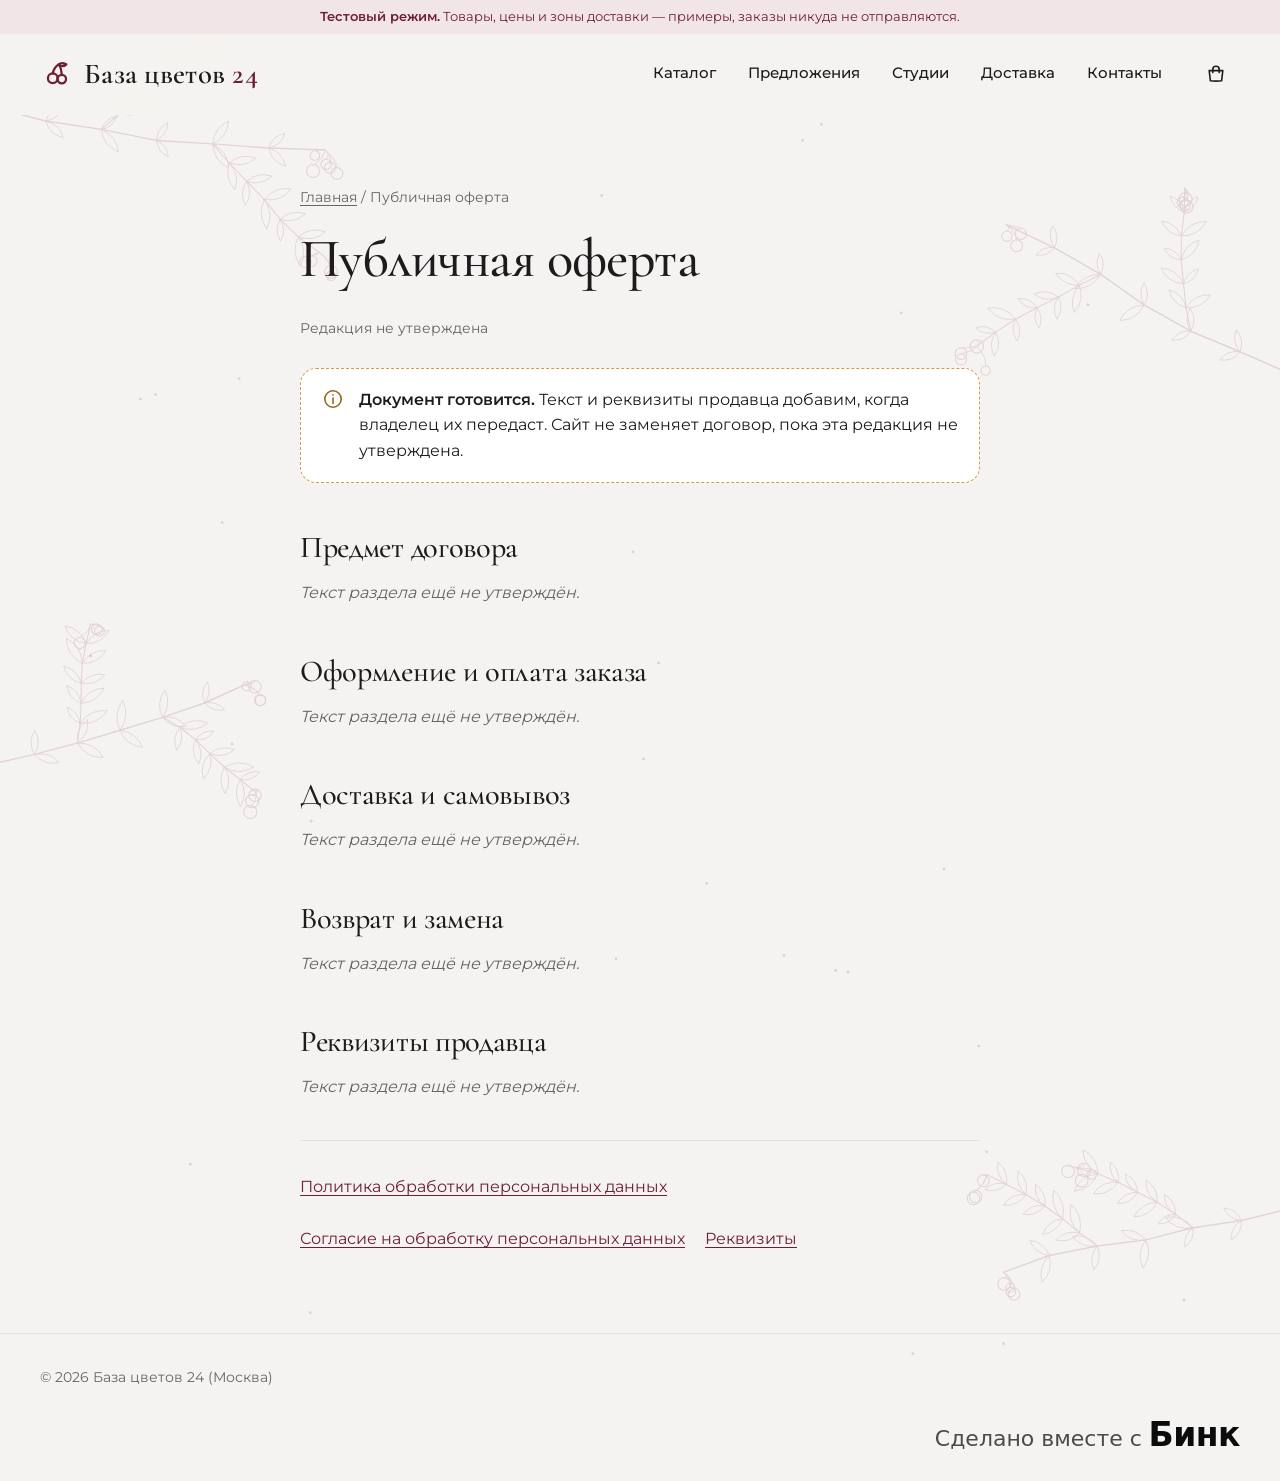
<file: offer.html>
<!doctype html>
<html lang="ru">
<head>
  <meta charset="utf-8">
  <meta name="viewport" content="width=device-width, initial-scale=1, viewport-fit=cover">
  <title>Публичная оферта — База цветов 24</title>
  <meta name="description" content="Условия продажи цветов и подарков, доставки и самовывоза.">
  <meta name="robots" content="noindex, follow">
  <meta name="theme-color" content="#F5F3F1">
  <link rel="icon" href="assets/favicon.ico" sizes="any">
  <link rel="icon" href="assets/favicon.svg" type="image/svg+xml">
  <link rel="icon" href="assets/favicon-32.png" sizes="32x32" type="image/png">
  <link rel="icon" href="assets/favicon-192.png" sizes="192x192" type="image/png">
  <link rel="apple-touch-icon" href="assets/apple-touch-icon.png">
  <link rel="stylesheet" href="css/fonts.css?v=1">
  <link rel="stylesheet" href="css/styles.css?v=1">
  <link rel="stylesheet" href="css/legal.css?v=1">
  <script>document.documentElement.classList.add("js");</script>
  <script type="module" src="js/app.js?v=2"></script>
</head>
<body class="page-legal">
  <a class="skip-link" href="#main">К содержимому</a>

  <header class="site-header">
    <div class="container header-inner">
      <a class="logo" href="index.html" aria-label="База цветов 24 — на главную">
        <svg class="logo__mark" aria-hidden="true"><use href="assets/icons/sprite.svg#i-berry"></use></svg>
        <span class="logo__word">База цветов <span>24</span></span>
      </a>
      <nav class="site-nav" id="site-nav" aria-label="Основное меню">
        <ul>
          <li><a href="shop.html">Каталог</a></li>
          <li><a href="shop.html?offers=1">Предложения</a></li>
          <li><a href="studios.html">Студии</a></li>
          <li><a href="delivery.html">Доставка</a></li>
          <li><a href="contacts.html">Контакты</a></li>
        </ul>
      </nav>
      <div class="header-actions">
        <a class="header-cart" href="shop.html#cart" data-cart-open aria-label="Корзина">
          <svg class="icon" aria-hidden="true"><use href="assets/icons/sprite.svg#i-cart"></use></svg>
          <span class="cart-count" data-cart-count hidden>0</span>
        </a>
        <button class="icon-btn nav-toggle" type="button" aria-expanded="false" aria-controls="site-nav" aria-label="Открыть меню">
          <svg class="icon" aria-hidden="true"><use href="assets/icons/sprite.svg#i-menu"></use></svg>
        </button>
      </div>
    </div>
  </header>

  <main id="main" class="legal">
    <article class="container legal__inner" data-document-version="draft">
      <nav class="legal__crumbs" aria-label="Хлебные крошки"><a href="index.html">Главная</a> / Публичная оферта</nav>
      <h1>Публичная оферта</h1>
      <p class="legal__meta">Редакция не утверждена</p>
      <div class="legal__draft" role="note">
        <svg class="icon" aria-hidden="true"><use href="assets/icons/sprite.svg#i-info"></use></svg>
        <p><strong>Документ готовится.</strong> Текст и реквизиты продавца добавим, когда владелец их передаст. Сайт не заменяет договор, пока эта редакция не утверждена.</p>
      </div>
      <div class="legal__body">
          <h2>Предмет договора</h2>
          <p class="placeholder-text">Текст раздела ещё не утверждён.</p>
          <h2>Оформление и оплата заказа</h2>
          <p class="placeholder-text">Текст раздела ещё не утверждён.</p>
          <h2>Доставка и самовывоз</h2>
          <p class="placeholder-text">Текст раздела ещё не утверждён.</p>
          <h2>Возврат и замена</h2>
          <p class="placeholder-text">Текст раздела ещё не утверждён.</p>
          <h2>Реквизиты продавца</h2>
          <p class="placeholder-text">Текст раздела ещё не утверждён.</p>
      </div>
      <nav class="legal__others" aria-label="Другие документы">
        <ul><li><a href="privacy.html">Политика обработки персональных данных</a></li><li><a href="consent.html">Согласие на обработку персональных данных</a></li><li><a href="requisites.html">Реквизиты</a></li></ul>
      </nav>
    </article>
  </main>

  <footer class="light-footer legal-footer">
    <div class="container">
      <p>© <span data-year>2026</span> База цветов 24 (Москва)</p>
      <div class="binc-made-row" style="display:flex;justify-content:flex-end;flex-basis:100%;width:100%;grid-column:1/-1;padding-top:16px">
        <!-- Бинк: знак «Сделано вместе с Бинк», чёрный — для светлого фона. https://b-inc.ru -->
        <a class="binc-made binc-made--black" href="https://b-inc.ru/" target="_blank" rel="noopener"><span class="binc-made__muted">Сделано вместе&nbsp;с</span> <span class="binc-made__name">Бинк</span></a>
        <style>
        a.binc-made.binc-made--white,a.binc-made.binc-made--black{display:inline-flex;align-items:baseline;gap:.3em;padding:6px 0;margin:0;border:0;background:none;font:400 22px/1 Inter,system-ui,-apple-system,"Segoe UI",Roboto,Arial,sans-serif;letter-spacing:0;text-transform:none;text-decoration:none;white-space:nowrap;-webkit-tap-highlight-color:transparent}
        a.binc-made.binc-made--white{color:#fff}
        a.binc-made.binc-made--black{color:#0b0b0c}
        a.binc-made .binc-made__muted{opacity:.72;transition:opacity .2s ease}
        a.binc-made.binc-made--solid .binc-made__muted{opacity:1}
        a.binc-made .binc-made__name{font-size:1.5em;font-weight:600;letter-spacing:-.015em;line-height:1;color:inherit}
        a.binc-made:hover .binc-made__muted,a.binc-made:focus-visible .binc-made__muted{opacity:1}
        a.binc-made:focus-visible{outline:2px solid currentColor;outline-offset:4px;border-radius:4px}
        @media (prefers-reduced-motion:reduce){a.binc-made .binc-made__muted{transition:none}}
        </style>
      </div>
    </div>
  </footer>
</body>
</html>
</file>
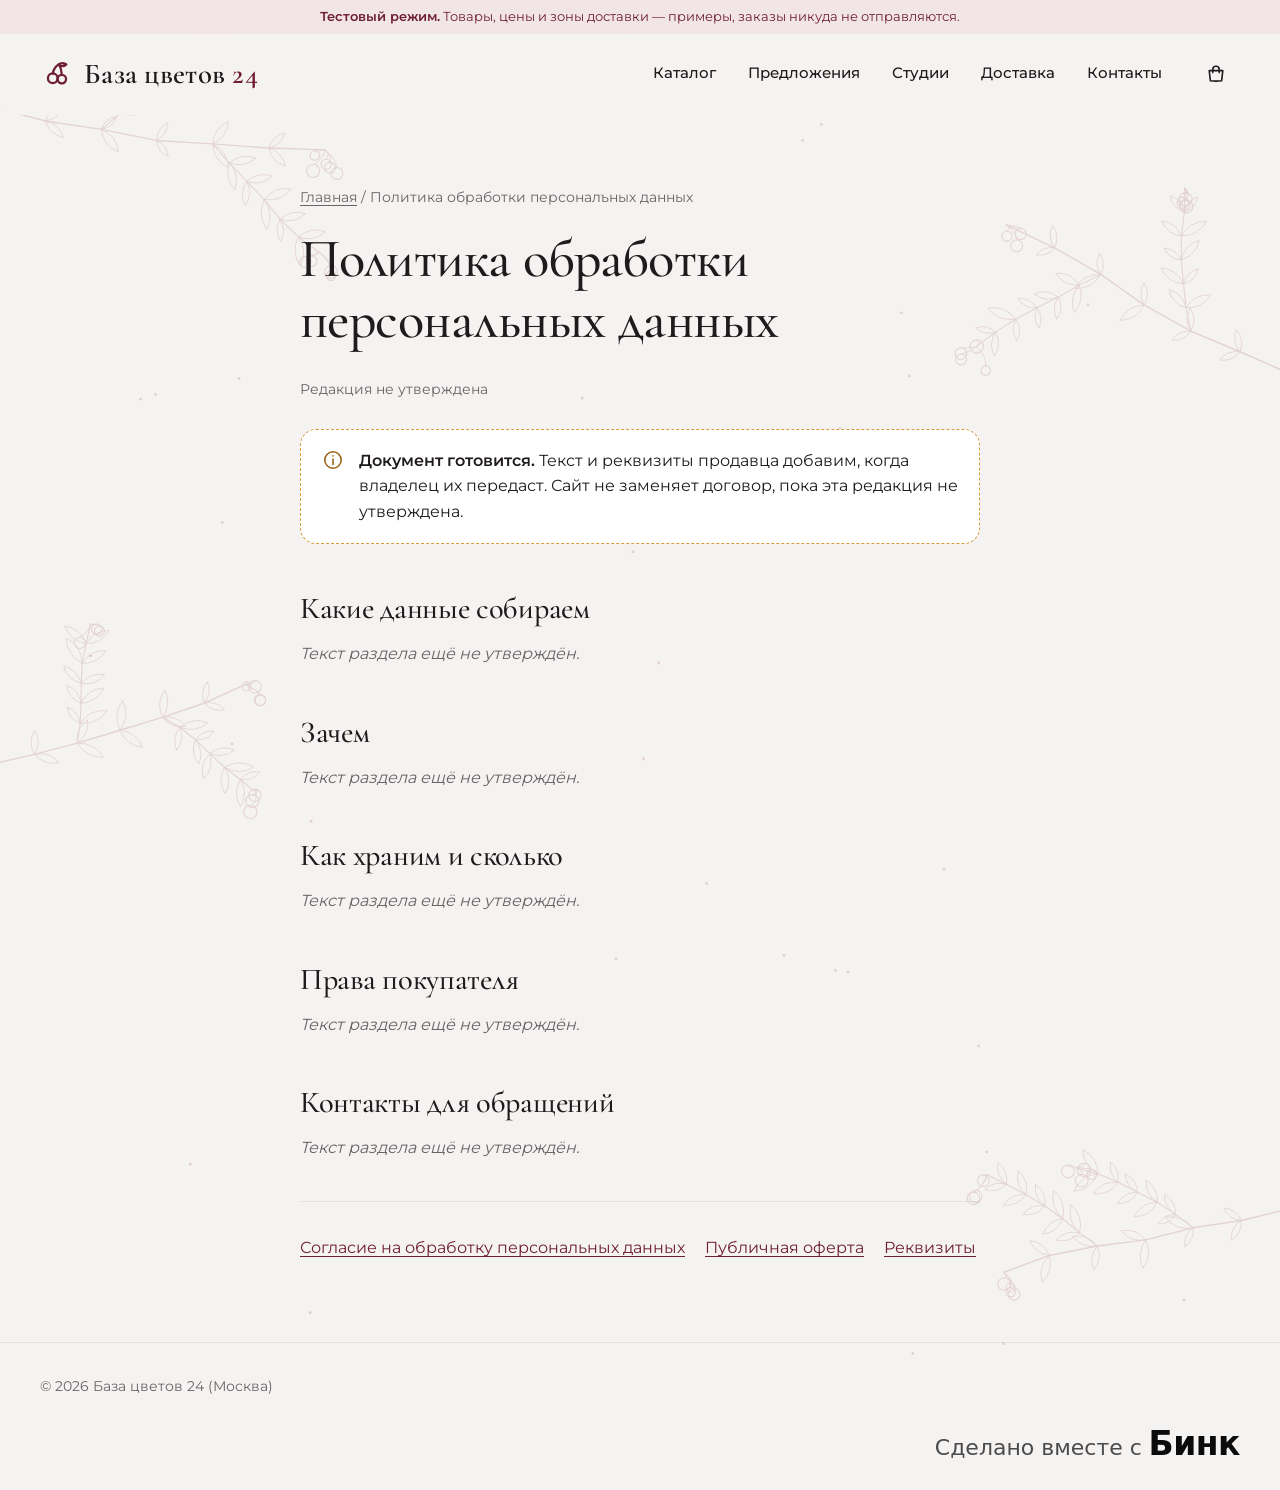
<file: privacy.html>
<!doctype html>
<html lang="ru">
<head>
  <meta charset="utf-8">
  <meta name="viewport" content="width=device-width, initial-scale=1, viewport-fit=cover">
  <title>Политика обработки персональных данных — База цветов 24</title>
  <meta name="description" content="Как магазин собирает, хранит и защищает персональные данные покупателей.">
  <meta name="robots" content="noindex, follow">
  <meta name="theme-color" content="#F5F3F1">
  <link rel="icon" href="assets/favicon.ico" sizes="any">
  <link rel="icon" href="assets/favicon.svg" type="image/svg+xml">
  <link rel="icon" href="assets/favicon-32.png" sizes="32x32" type="image/png">
  <link rel="icon" href="assets/favicon-192.png" sizes="192x192" type="image/png">
  <link rel="apple-touch-icon" href="assets/apple-touch-icon.png">
  <link rel="stylesheet" href="css/fonts.css?v=1">
  <link rel="stylesheet" href="css/styles.css?v=1">
  <link rel="stylesheet" href="css/legal.css?v=1">
  <script>document.documentElement.classList.add("js");</script>
  <script type="module" src="js/app.js?v=2"></script>
</head>
<body class="page-legal">
  <a class="skip-link" href="#main">К содержимому</a>

  <header class="site-header">
    <div class="container header-inner">
      <a class="logo" href="index.html" aria-label="База цветов 24 — на главную">
        <svg class="logo__mark" aria-hidden="true"><use href="assets/icons/sprite.svg#i-berry"></use></svg>
        <span class="logo__word">База цветов <span>24</span></span>
      </a>
      <nav class="site-nav" id="site-nav" aria-label="Основное меню">
        <ul>
          <li><a href="shop.html">Каталог</a></li>
          <li><a href="shop.html?offers=1">Предложения</a></li>
          <li><a href="studios.html">Студии</a></li>
          <li><a href="delivery.html">Доставка</a></li>
          <li><a href="contacts.html">Контакты</a></li>
        </ul>
      </nav>
      <div class="header-actions">
        <a class="header-cart" href="shop.html#cart" data-cart-open aria-label="Корзина">
          <svg class="icon" aria-hidden="true"><use href="assets/icons/sprite.svg#i-cart"></use></svg>
          <span class="cart-count" data-cart-count hidden>0</span>
        </a>
        <button class="icon-btn nav-toggle" type="button" aria-expanded="false" aria-controls="site-nav" aria-label="Открыть меню">
          <svg class="icon" aria-hidden="true"><use href="assets/icons/sprite.svg#i-menu"></use></svg>
        </button>
      </div>
    </div>
  </header>

  <main id="main" class="legal">
    <article class="container legal__inner" data-document-version="draft">
      <nav class="legal__crumbs" aria-label="Хлебные крошки"><a href="index.html">Главная</a> / Политика обработки персональных данных</nav>
      <h1>Политика обработки персональных данных</h1>
      <p class="legal__meta">Редакция не утверждена</p>
      <div class="legal__draft" role="note">
        <svg class="icon" aria-hidden="true"><use href="assets/icons/sprite.svg#i-info"></use></svg>
        <p><strong>Документ готовится.</strong> Текст и реквизиты продавца добавим, когда владелец их передаст. Сайт не заменяет договор, пока эта редакция не утверждена.</p>
      </div>
      <div class="legal__body">
          <h2>Какие данные собираем</h2>
          <p class="placeholder-text">Текст раздела ещё не утверждён.</p>
          <h2>Зачем</h2>
          <p class="placeholder-text">Текст раздела ещё не утверждён.</p>
          <h2>Как храним и сколько</h2>
          <p class="placeholder-text">Текст раздела ещё не утверждён.</p>
          <h2>Права покупателя</h2>
          <p class="placeholder-text">Текст раздела ещё не утверждён.</p>
          <h2>Контакты для обращений</h2>
          <p class="placeholder-text">Текст раздела ещё не утверждён.</p>
      </div>
      <nav class="legal__others" aria-label="Другие документы">
        <ul><li><a href="consent.html">Согласие на обработку персональных данных</a></li><li><a href="offer.html">Публичная оферта</a></li><li><a href="requisites.html">Реквизиты</a></li></ul>
      </nav>
    </article>
  </main>

  <footer class="light-footer legal-footer">
    <div class="container">
      <p>© <span data-year>2026</span> База цветов 24 (Москва)</p>
      <div class="binc-made-row" style="display:flex;justify-content:flex-end;flex-basis:100%;width:100%;grid-column:1/-1;padding-top:16px">
        <!-- Бинк: знак «Сделано вместе с Бинк», чёрный — для светлого фона. https://b-inc.ru -->
        <a class="binc-made binc-made--black" href="https://b-inc.ru/" target="_blank" rel="noopener"><span class="binc-made__muted">Сделано вместе&nbsp;с</span> <span class="binc-made__name">Бинк</span></a>
        <style>
        a.binc-made.binc-made--white,a.binc-made.binc-made--black{display:inline-flex;align-items:baseline;gap:.3em;padding:6px 0;margin:0;border:0;background:none;font:400 22px/1 Inter,system-ui,-apple-system,"Segoe UI",Roboto,Arial,sans-serif;letter-spacing:0;text-transform:none;text-decoration:none;white-space:nowrap;-webkit-tap-highlight-color:transparent}
        a.binc-made.binc-made--white{color:#fff}
        a.binc-made.binc-made--black{color:#0b0b0c}
        a.binc-made .binc-made__muted{opacity:.72;transition:opacity .2s ease}
        a.binc-made.binc-made--solid .binc-made__muted{opacity:1}
        a.binc-made .binc-made__name{font-size:1.5em;font-weight:600;letter-spacing:-.015em;line-height:1;color:inherit}
        a.binc-made:hover .binc-made__muted,a.binc-made:focus-visible .binc-made__muted{opacity:1}
        a.binc-made:focus-visible{outline:2px solid currentColor;outline-offset:4px;border-radius:4px}
        @media (prefers-reduced-motion:reduce){a.binc-made .binc-made__muted{transition:none}}
        </style>
      </div>
    </div>
  </footer>
</body>
</html>
</file>
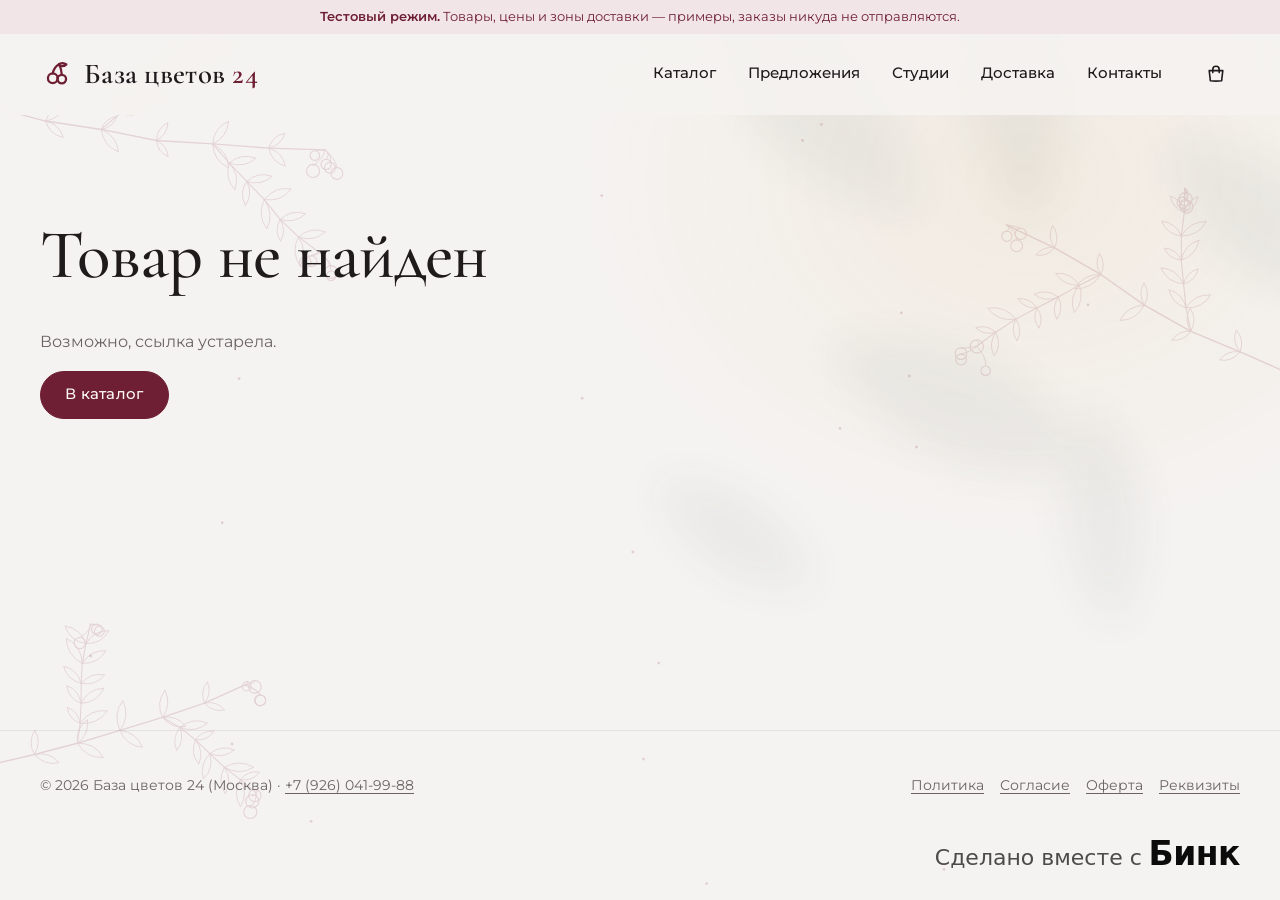
<file: product.html>
<!doctype html>
<html lang="ru">
<head>
  <meta charset="utf-8">
  <meta name="viewport" content="width=device-width, initial-scale=1, viewport-fit=cover">
  <title>Товар — База цветов 24</title>
  <meta name="description" content="Товар магазина «База цветов 24», Москва, Алтуфьевское шоссе, 56.">
  <meta name="theme-color" content="#F5F3F1">
  <link rel="icon" href="assets/favicon.ico" sizes="any">
  <link rel="icon" href="assets/favicon.svg" type="image/svg+xml">
  <link rel="icon" href="assets/favicon-32.png" sizes="32x32" type="image/png">
  <link rel="icon" href="assets/favicon-192.png" sizes="192x192" type="image/png">
  <link rel="apple-touch-icon" href="assets/apple-touch-icon.png">
  <link rel="stylesheet" href="css/fonts.css?v=1">
  <link rel="stylesheet" href="css/styles.css?v=1">
  <link rel="stylesheet" href="css/sunlight.css?v=1">
  <link rel="stylesheet" href="css/market.css?v=3">
  <script>document.documentElement.classList.add("js");</script>
  <script type="module" src="js/market.js?v=3"></script>
</head>
<body data-page="product">
  <a class="skip-link" href="#main">К содержимому</a>
  <div class="sunlight" aria-hidden="true"></div>

  <header class="site-header">
    <div class="container header-inner">
      <a class="logo" href="index.html" aria-label="База цветов 24 — на главную">
        <svg class="logo__mark" aria-hidden="true"><use href="assets/icons/sprite.svg#i-berry"></use></svg>
        <span class="logo__word">База цветов <span>24</span></span>
      </a>
      <nav class="site-nav" id="site-nav" aria-label="Основное меню">
        <ul>
          <li><a href="shop.html">Каталог</a></li>
          <li><a href="shop.html?offers=1">Предложения</a></li>
          <li><a href="studios.html">Студии</a></li>
          <li><a href="delivery.html">Доставка</a></li>
          <li><a href="contacts.html">Контакты</a></li>
        </ul>
      </nav>
      <div class="header-actions">
        <a class="header-cart" href="shop.html#cart" data-cart-open aria-label="Корзина">
          <svg class="icon" aria-hidden="true"><use href="assets/icons/sprite.svg#i-cart"></use></svg>
          <span class="cart-count" data-cart-count hidden>0</span>
        </a>
        <button class="icon-btn nav-toggle" type="button" aria-expanded="false" aria-controls="site-nav" aria-label="Открыть меню">
          <svg class="icon" aria-hidden="true"><use href="assets/icons/sprite.svg#i-menu"></use></svg>
        </button>
      </div>
    </div>
  </header>

  <!-- Этап 1: шаблон заполняется из мока по ?slug=. На этапе 2 сервер отдаёт этот же HTML уже заполненным. -->
  <main id="main">
    <div id="seo-root">
      <div class="container seo-page">
        <nav class="crumbs" aria-label="Хлебные крошки"><ol><li><a href="index.html">Главная</a></li><li><a href="shop.html">Каталог</a></li><li aria-current="page">Товар</li></ol></nav>
        <article class="product-page" aria-busy="true"><div class="detail__body"><h1 class="detail__title">Товар</h1><p class="muted">Загружаем товар…</p></div></article>
      </div>
    </div>
  </main>

  <footer class="light-footer" data-dock-avoid>
    <div class="container">
      <p>© <span data-year>2026</span> База цветов 24 (Москва) · <a href="tel:+79260419988">+7 (926) 041-99-88</a></p>
      <nav aria-label="Документы">
        <ul>
          <li><a href="privacy.html">Политика</a></li>
          <li><a href="consent.html">Согласие</a></li>
          <li><a href="offer.html">Оферта</a></li>
          <li><a href="requisites.html">Реквизиты</a></li>
        </ul>
      </nav>
      <div class="binc-made-row" style="display:flex;justify-content:flex-end;flex-basis:100%;width:100%;grid-column:1/-1;padding-top:16px">
        <!-- Бинк: знак «Сделано вместе с Бинк», чёрный — для светлого фона. https://b-inc.ru -->
        <a class="binc-made binc-made--black" href="https://b-inc.ru/" target="_blank" rel="noopener"><span class="binc-made__muted">Сделано вместе&nbsp;с</span> <span class="binc-made__name">Бинк</span></a>
        <style>
        a.binc-made.binc-made--white,a.binc-made.binc-made--black{display:inline-flex;align-items:baseline;gap:.3em;padding:6px 0;margin:0;border:0;background:none;font:400 22px/1 Inter,system-ui,-apple-system,"Segoe UI",Roboto,Arial,sans-serif;letter-spacing:0;text-transform:none;text-decoration:none;white-space:nowrap;-webkit-tap-highlight-color:transparent}
        a.binc-made.binc-made--white{color:#fff}
        a.binc-made.binc-made--black{color:#0b0b0c}
        a.binc-made .binc-made__muted{opacity:.72;transition:opacity .2s ease}
        a.binc-made.binc-made--solid .binc-made__muted{opacity:1}
        a.binc-made .binc-made__name{font-size:1.5em;font-weight:600;letter-spacing:-.015em;line-height:1;color:inherit}
        a.binc-made:hover .binc-made__muted,a.binc-made:focus-visible .binc-made__muted{opacity:1}
        a.binc-made:focus-visible{outline:2px solid currentColor;outline-offset:4px;border-radius:4px}
        @media (prefers-reduced-motion:reduce){a.binc-made .binc-made__muted{transition:none}}
        </style>
      </div>
    </div>
  </footer>
</body>
</html>
</file>
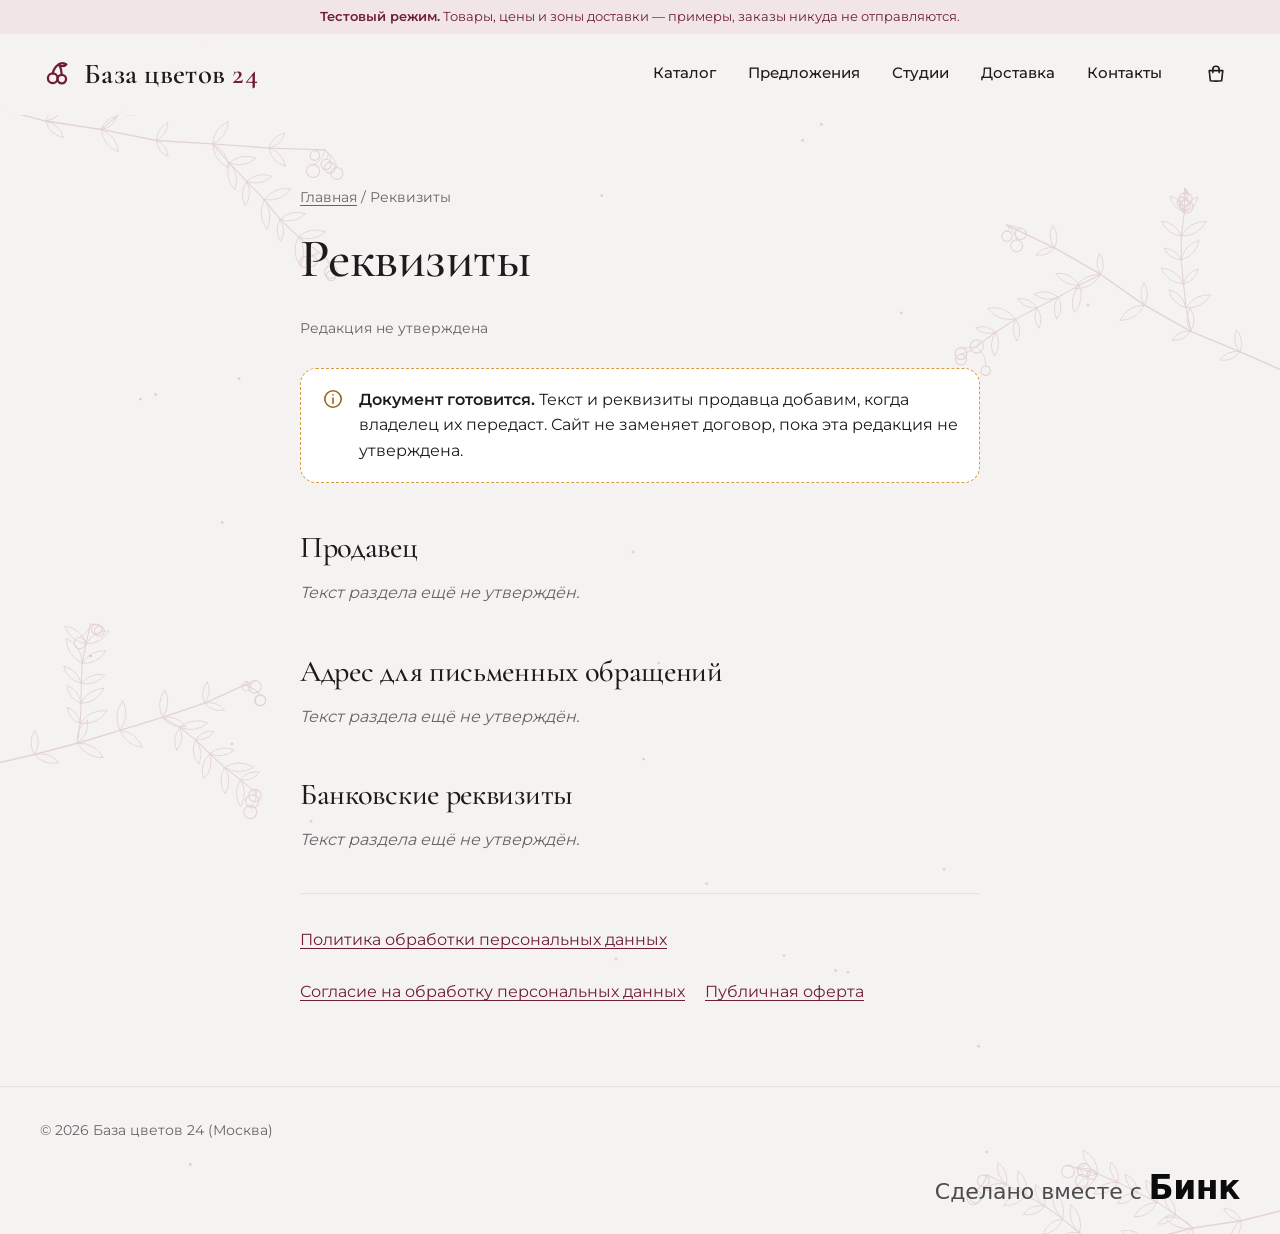
<file: requisites.html>
<!doctype html>
<html lang="ru">
<head>
  <meta charset="utf-8">
  <meta name="viewport" content="width=device-width, initial-scale=1, viewport-fit=cover">
  <title>Реквизиты — База цветов 24</title>
  <meta name="description" content="Реквизиты продавца.">
  <meta name="robots" content="noindex, follow">
  <meta name="theme-color" content="#F5F3F1">
  <link rel="icon" href="assets/favicon.ico" sizes="any">
  <link rel="icon" href="assets/favicon.svg" type="image/svg+xml">
  <link rel="icon" href="assets/favicon-32.png" sizes="32x32" type="image/png">
  <link rel="icon" href="assets/favicon-192.png" sizes="192x192" type="image/png">
  <link rel="apple-touch-icon" href="assets/apple-touch-icon.png">
  <link rel="stylesheet" href="css/fonts.css?v=1">
  <link rel="stylesheet" href="css/styles.css?v=1">
  <link rel="stylesheet" href="css/legal.css?v=1">
  <script>document.documentElement.classList.add("js");</script>
  <script type="module" src="js/app.js?v=2"></script>
</head>
<body class="page-legal">
  <a class="skip-link" href="#main">К содержимому</a>

  <header class="site-header">
    <div class="container header-inner">
      <a class="logo" href="index.html" aria-label="База цветов 24 — на главную">
        <svg class="logo__mark" aria-hidden="true"><use href="assets/icons/sprite.svg#i-berry"></use></svg>
        <span class="logo__word">База цветов <span>24</span></span>
      </a>
      <nav class="site-nav" id="site-nav" aria-label="Основное меню">
        <ul>
          <li><a href="shop.html">Каталог</a></li>
          <li><a href="shop.html?offers=1">Предложения</a></li>
          <li><a href="studios.html">Студии</a></li>
          <li><a href="delivery.html">Доставка</a></li>
          <li><a href="contacts.html">Контакты</a></li>
        </ul>
      </nav>
      <div class="header-actions">
        <a class="header-cart" href="shop.html#cart" data-cart-open aria-label="Корзина">
          <svg class="icon" aria-hidden="true"><use href="assets/icons/sprite.svg#i-cart"></use></svg>
          <span class="cart-count" data-cart-count hidden>0</span>
        </a>
        <button class="icon-btn nav-toggle" type="button" aria-expanded="false" aria-controls="site-nav" aria-label="Открыть меню">
          <svg class="icon" aria-hidden="true"><use href="assets/icons/sprite.svg#i-menu"></use></svg>
        </button>
      </div>
    </div>
  </header>

  <main id="main" class="legal">
    <article class="container legal__inner" data-document-version="draft">
      <nav class="legal__crumbs" aria-label="Хлебные крошки"><a href="index.html">Главная</a> / Реквизиты</nav>
      <h1>Реквизиты</h1>
      <p class="legal__meta">Редакция не утверждена</p>
      <div class="legal__draft" role="note">
        <svg class="icon" aria-hidden="true"><use href="assets/icons/sprite.svg#i-info"></use></svg>
        <p><strong>Документ готовится.</strong> Текст и реквизиты продавца добавим, когда владелец их передаст. Сайт не заменяет договор, пока эта редакция не утверждена.</p>
      </div>
      <div class="legal__body">
          <h2>Продавец</h2>
          <p class="placeholder-text">Текст раздела ещё не утверждён.</p>
          <h2>Адрес для письменных обращений</h2>
          <p class="placeholder-text">Текст раздела ещё не утверждён.</p>
          <h2>Банковские реквизиты</h2>
          <p class="placeholder-text">Текст раздела ещё не утверждён.</p>
      </div>
      <nav class="legal__others" aria-label="Другие документы">
        <ul><li><a href="privacy.html">Политика обработки персональных данных</a></li><li><a href="consent.html">Согласие на обработку персональных данных</a></li><li><a href="offer.html">Публичная оферта</a></li></ul>
      </nav>
    </article>
  </main>

  <footer class="light-footer legal-footer">
    <div class="container">
      <p>© <span data-year>2026</span> База цветов 24 (Москва)</p>
      <div class="binc-made-row" style="display:flex;justify-content:flex-end;flex-basis:100%;width:100%;grid-column:1/-1;padding-top:16px">
        <!-- Бинк: знак «Сделано вместе с Бинк», чёрный — для светлого фона. https://b-inc.ru -->
        <a class="binc-made binc-made--black" href="https://b-inc.ru/" target="_blank" rel="noopener"><span class="binc-made__muted">Сделано вместе&nbsp;с</span> <span class="binc-made__name">Бинк</span></a>
        <style>
        a.binc-made.binc-made--white,a.binc-made.binc-made--black{display:inline-flex;align-items:baseline;gap:.3em;padding:6px 0;margin:0;border:0;background:none;font:400 22px/1 Inter,system-ui,-apple-system,"Segoe UI",Roboto,Arial,sans-serif;letter-spacing:0;text-transform:none;text-decoration:none;white-space:nowrap;-webkit-tap-highlight-color:transparent}
        a.binc-made.binc-made--white{color:#fff}
        a.binc-made.binc-made--black{color:#0b0b0c}
        a.binc-made .binc-made__muted{opacity:.72;transition:opacity .2s ease}
        a.binc-made.binc-made--solid .binc-made__muted{opacity:1}
        a.binc-made .binc-made__name{font-size:1.5em;font-weight:600;letter-spacing:-.015em;line-height:1;color:inherit}
        a.binc-made:hover .binc-made__muted,a.binc-made:focus-visible .binc-made__muted{opacity:1}
        a.binc-made:focus-visible{outline:2px solid currentColor;outline-offset:4px;border-radius:4px}
        @media (prefers-reduced-motion:reduce){a.binc-made .binc-made__muted{transition:none}}
        </style>
      </div>
    </div>
  </footer>
</body>
</html>
</file>
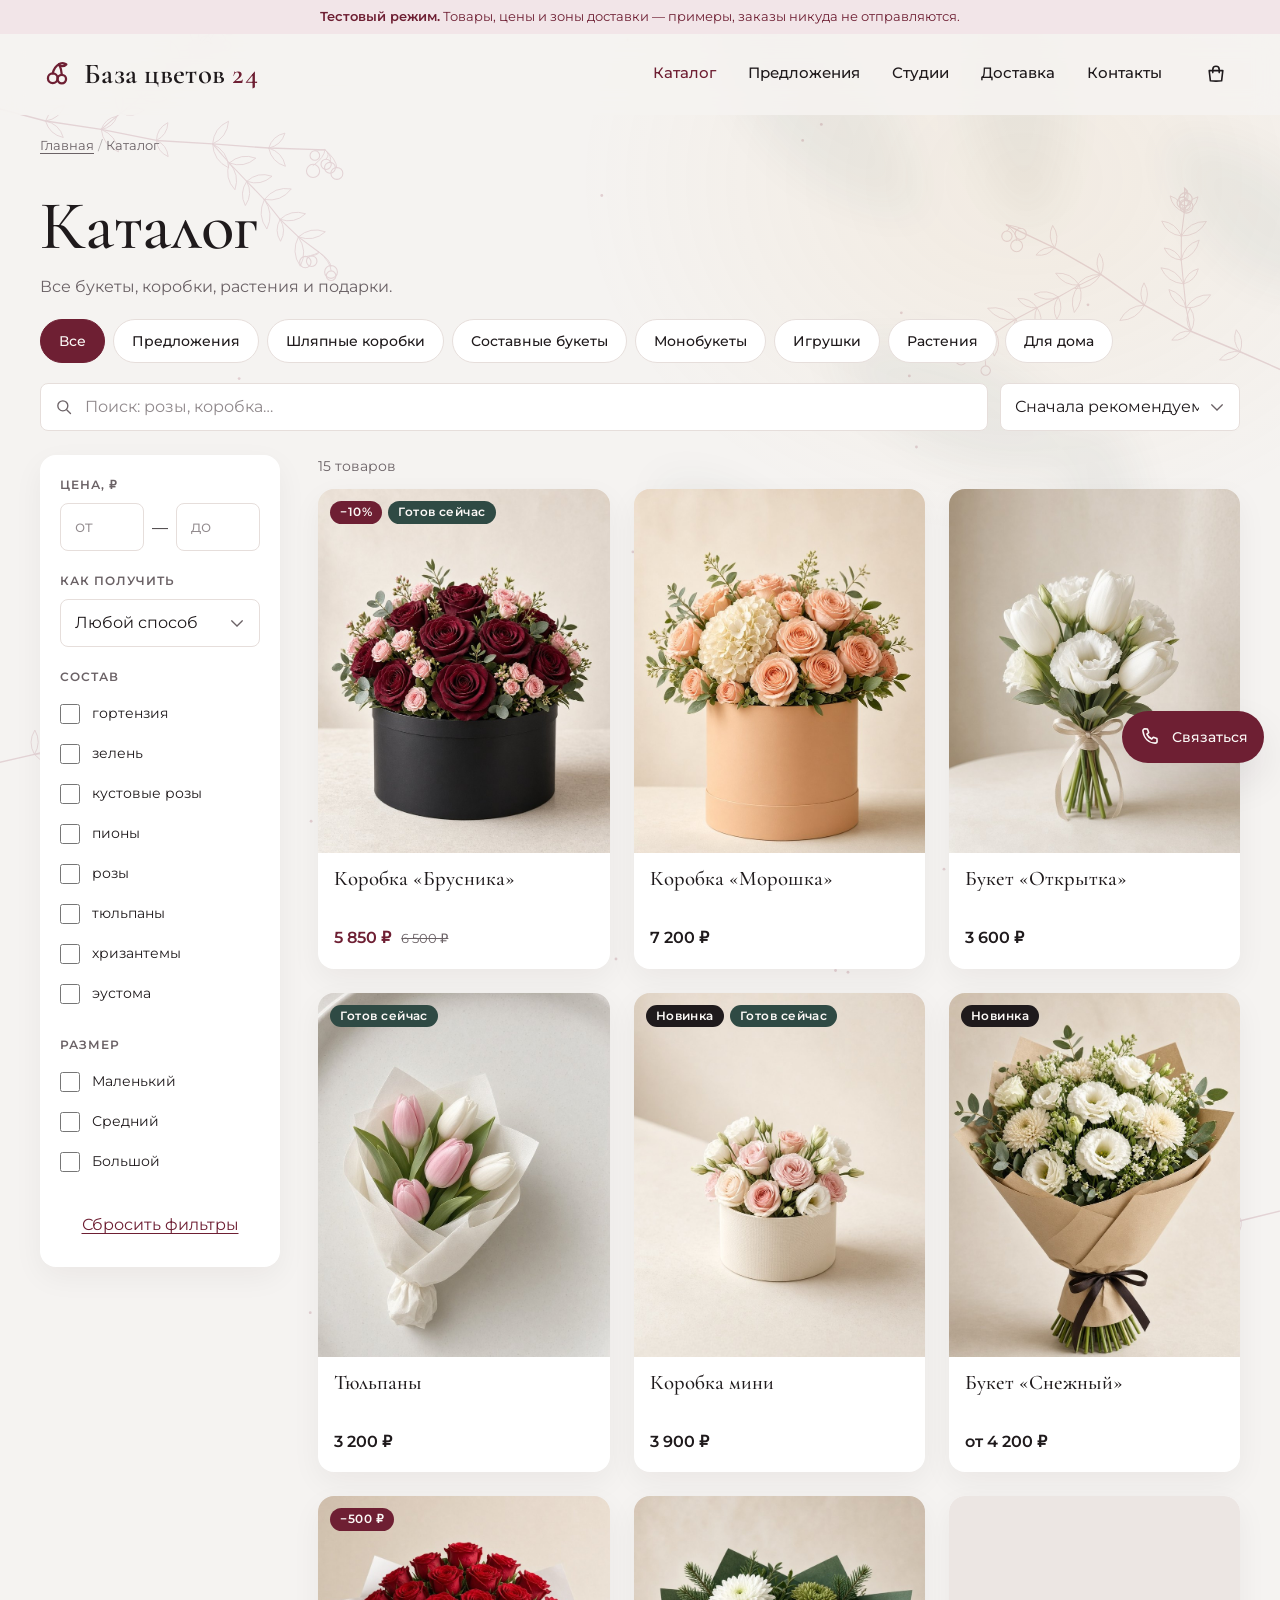
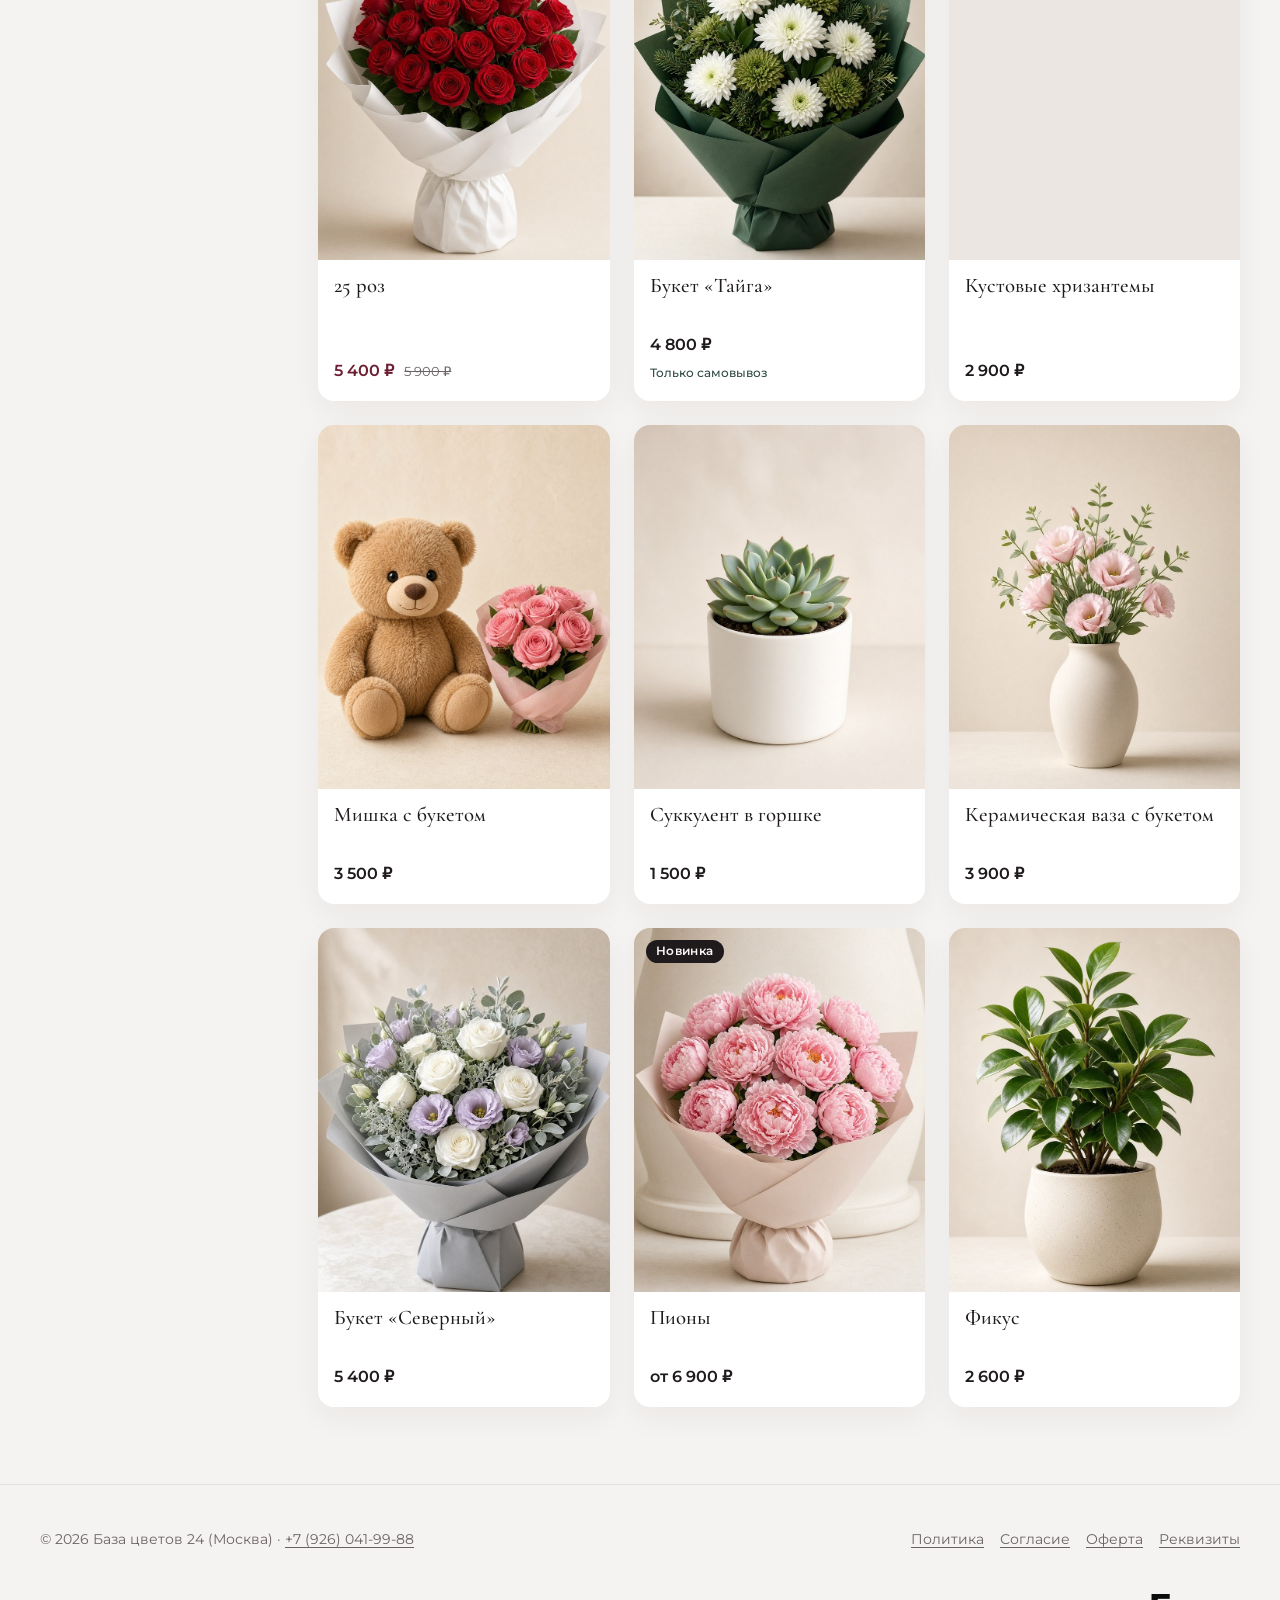
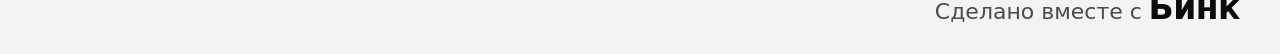
<file: shop.html>
<!doctype html>
<html lang="ru">
<head>
  <meta charset="utf-8">
  <meta name="viewport" content="width=device-width, initial-scale=1, viewport-fit=cover">
  <title>Каталог — База цветов 24</title>
  <meta name="description" content="Каталог магазина «База цветов 24»: букеты, шляпные коробки, монобукеты, растения. Москва, Алтуфьевское шоссе, 56.">
  <meta name="theme-color" content="#F5F3F1">
  <link rel="icon" href="assets/favicon.ico" sizes="any">
  <link rel="icon" href="assets/favicon.svg" type="image/svg+xml">
  <link rel="icon" href="assets/favicon-32.png" sizes="32x32" type="image/png">
  <link rel="icon" href="assets/favicon-192.png" sizes="192x192" type="image/png">
  <link rel="apple-touch-icon" href="assets/apple-touch-icon.png">
  <link rel="preload" href="assets/fonts/montserrat-cyrillic-400-normal.woff2" as="font" type="font/woff2" crossorigin>
  <link rel="stylesheet" href="css/fonts.css?v=1">
  <link rel="stylesheet" href="css/styles.css?v=1">
  <link rel="stylesheet" href="css/sunlight.css?v=1">
  <link rel="stylesheet" href="css/market.css?v=3">
  <link rel="stylesheet" href="css/contact-dock.css?v=1">
  <script>
    document.documentElement.classList.add("js");
  </script>
  <script type="module" src="js/market.js?v=3"></script>
  <script type="module" src="js/contact-dock.js?v=1"></script>
</head>
<body data-page="shop">
  <a class="skip-link" href="#main">К содержимому</a>
  <div class="sunlight" aria-hidden="true"></div>

  <header class="site-header">
    <div class="container header-inner">
      <a class="logo" href="index.html" aria-label="База цветов 24 — на главную">
        <svg class="logo__mark" aria-hidden="true"><use href="assets/icons/sprite.svg#i-berry"></use></svg>
        <span class="logo__word">База цветов <span>24</span></span>
      </a>
      <nav class="site-nav" id="site-nav" aria-label="Основное меню">
        <ul>
          <li><a href="shop.html" aria-current="page">Каталог</a></li>
          <li><a href="shop.html?offers=1">Предложения</a></li>
          <li><a href="studios.html">Студии</a></li>
          <li><a href="delivery.html">Доставка</a></li>
          <li><a href="contacts.html">Контакты</a></li>
        </ul>
      </nav>
      <div class="header-actions">
        <a class="header-cart" href="shop.html#cart" data-cart-open aria-label="Корзина">
          <svg class="icon" aria-hidden="true"><use href="assets/icons/sprite.svg#i-cart"></use></svg>
          <span class="cart-count" data-cart-count hidden>0</span>
        </a>
        <button class="icon-btn nav-toggle" type="button" aria-expanded="false" aria-controls="site-nav" aria-label="Открыть меню">
          <svg class="icon" aria-hidden="true"><use href="assets/icons/sprite.svg#i-menu"></use></svg>
        </button>
      </div>
    </div>
  </header>

  <main id="main" class="shop-main">
    <div class="container">
      <nav class="crumbs" aria-label="Хлебные крошки">
        <ol>
          <li><a href="index.html">Главная</a></li>
          <li aria-current="page" id="shop-crumb">Каталог</li>
        </ol>
      </nav>
      <header class="shop-head">
        <h1 id="shop-title">Каталог</h1>
        <p class="shop-lead" id="shop-lead">Все букеты, коробки, растения и подарки.</p>
        <a class="shop-seo-link" id="shop-seo-link" href="catalog.html" hidden>Страница коллекции</a>
      </header>

      <div class="chips" id="category-chips" role="group" aria-label="Категории"></div>

      <div class="shop-toolbar">
        <label class="search">
          <svg class="icon" aria-hidden="true"><use href="assets/icons/sprite.svg#i-search"></use></svg>
          <span class="visually-hidden">Поиск по каталогу</span>
          <input class="input" id="shop-search" type="search" placeholder="Поиск: розы, коробка…" autocomplete="off">
        </label>
        <label class="sort">
          <span class="visually-hidden">Сортировка</span>
          <select class="select" id="shop-sort">
            <option value="default">Сначала рекомендуемые</option>
            <option value="cheap">Сначала дешевле</option>
            <option value="expensive">Сначала дороже</option>
            <option value="new">Сначала новинки</option>
          </select>
        </label>
        <button class="btn btn--ghost btn--sm filters-toggle" type="button" id="filters-toggle" aria-expanded="false" aria-controls="shop-filters">
          Фильтры <span class="filters-count" id="filters-count"></span>
        </button>
      </div>

      <div class="shop-layout">
        <aside class="shop-filters" id="shop-filters" aria-label="Фильтры">
          <div class="filter-group">
            <p class="filter-title">Цена, ₽</p>
            <div class="price-range">
              <label><span class="visually-hidden">Цена от</span><input class="input" id="price-min" inputmode="numeric" placeholder="от"></label>
              <span aria-hidden="true">—</span>
              <label><span class="visually-hidden">Цена до</span><input class="input" id="price-max" inputmode="numeric" placeholder="до"></label>
            </div>
          </div>
          <div class="filter-group">
            <label class="filter-title" for="filter-where">Как получить</label>
            <select class="select" id="filter-where"></select>
          </div>
          <fieldset class="filter-group">
            <legend class="filter-title">Состав</legend>
            <div id="filter-flowers" class="filter-checks"></div>
          </fieldset>
          <fieldset class="filter-group">
            <legend class="filter-title">Размер</legend>
            <div id="filter-sizes" class="filter-checks"></div>
          </fieldset>
          <button class="link-btn" type="button" data-reset-filters>Сбросить фильтры</button>
        </aside>

        <section class="shop-results" aria-label="Товары">
          <p class="shop-count" id="shop-count" role="status" aria-live="polite"></p>
          <div class="product-grid" id="shop-grid">
            <noscript><p>Для работы магазина нужен JavaScript. Позвоните нам: <a href="tel:+79260419988">+7 (926) 041-99-88</a>.</p></noscript>
          </div>
          <div class="shop-empty" id="shop-empty" hidden>
            <p>Ничего не нашлось. Попробуйте изменить фильтры.</p>
            <button class="btn btn--ghost" type="button" data-reset-filters>Сбросить фильтры</button>
          </div>
        </section>
      </div>
    </div>
  </main>

  <footer class="light-footer" data-dock-avoid>
    <div class="container">
      <p>© <span data-year>2026</span> База цветов 24 (Москва) · <a href="tel:+79260419988">+7 (926) 041-99-88</a></p>
      <nav aria-label="Документы">
        <ul>
          <li><a href="privacy.html">Политика</a></li>
          <li><a href="consent.html">Согласие</a></li>
          <li><a href="offer.html">Оферта</a></li>
          <li><a href="requisites.html">Реквизиты</a></li>
        </ul>
      </nav>
      <div class="binc-made-row" style="display:flex;justify-content:flex-end;flex-basis:100%;width:100%;grid-column:1/-1;padding-top:16px">
        <!-- Бинк: знак «Сделано вместе с Бинк», чёрный — для светлого фона. https://b-inc.ru -->
        <a class="binc-made binc-made--black" href="https://b-inc.ru/" target="_blank" rel="noopener"><span class="binc-made__muted">Сделано вместе&nbsp;с</span> <span class="binc-made__name">Бинк</span></a>
        <style>
        a.binc-made.binc-made--white,a.binc-made.binc-made--black{display:inline-flex;align-items:baseline;gap:.3em;padding:6px 0;margin:0;border:0;background:none;font:400 22px/1 Inter,system-ui,-apple-system,"Segoe UI",Roboto,Arial,sans-serif;letter-spacing:0;text-transform:none;text-decoration:none;white-space:nowrap;-webkit-tap-highlight-color:transparent}
        a.binc-made.binc-made--white{color:#fff}
        a.binc-made.binc-made--black{color:#0b0b0c}
        a.binc-made .binc-made__muted{opacity:.72;transition:opacity .2s ease}
        a.binc-made.binc-made--solid .binc-made__muted{opacity:1}
        a.binc-made .binc-made__name{font-size:1.5em;font-weight:600;letter-spacing:-.015em;line-height:1;color:inherit}
        a.binc-made:hover .binc-made__muted,a.binc-made:focus-visible .binc-made__muted{opacity:1}
        a.binc-made:focus-visible{outline:2px solid currentColor;outline-offset:4px;border-radius:4px}
        @media (prefers-reduced-motion:reduce){a.binc-made .binc-made__muted{transition:none}}
        </style>
      </div>
    </div>
  </footer>

  <aside class="contact-dock" aria-label="Связаться с магазином">
    <ul class="contact-dock__list" id="contact-dock-list">
      <li><a class="contact-dock__link" href="tel:+79260419988"><svg class="icon" aria-hidden="true"><use href="assets/icons/sprite.svg#i-phone"></use></svg>Позвонить</a></li>
      <li><p class="contact-dock__note">Мессенджеры появятся, когда владелец пришлёт ссылки</p></li>
    </ul>
    <button class="contact-dock__toggle" type="button" aria-expanded="false" aria-controls="contact-dock-list">
      <svg class="icon" aria-hidden="true"><use href="assets/icons/sprite.svg#i-phone"></use></svg>
      <span class="contact-dock__toggle-text">Связаться</span>
    </button>
  </aside>
</body>
</html>
</file>
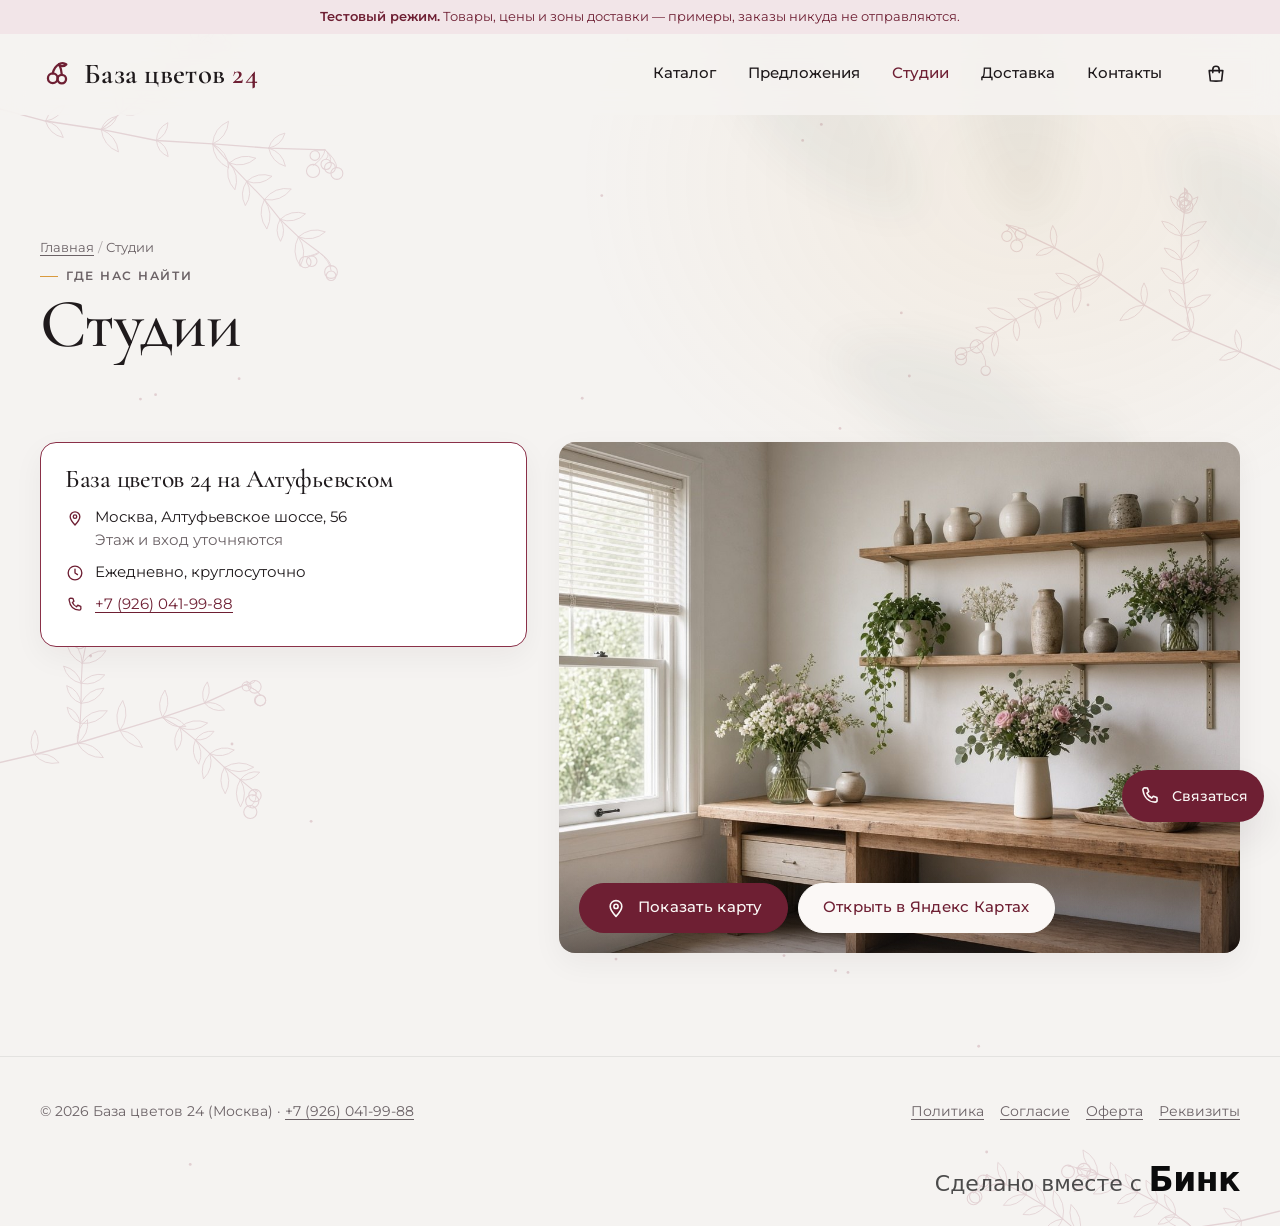
<file: studios.html>
<!doctype html>
<html lang="ru">
<head>
  <meta charset="utf-8">
  <meta name="viewport" content="width=device-width, initial-scale=1, viewport-fit=cover">
  <title>Студии — База цветов 24</title>
  <meta name="description" content="Студия «База цветов 24» на Алтуфьевском шоссе, 56. Ежедневно, круглосуточно.">
  <meta name="theme-color" content="#F5F3F1">
  <link rel="icon" href="assets/favicon.ico" sizes="any">
  <link rel="icon" href="assets/favicon.svg" type="image/svg+xml">
  <link rel="icon" href="assets/favicon-32.png" sizes="32x32" type="image/png">
  <link rel="icon" href="assets/favicon-192.png" sizes="192x192" type="image/png">
  <link rel="apple-touch-icon" href="assets/apple-touch-icon.png">
  <link rel="stylesheet" href="css/fonts.css?v=1">
  <link rel="stylesheet" href="css/styles.css?v=1">
  <link rel="stylesheet" href="css/sunlight.css?v=1">
  <link rel="stylesheet" href="css/home-catalog.css?v=5">
  <link rel="stylesheet" href="css/market.css?v=3">
  <link rel="stylesheet" href="css/contact-dock.css?v=1">
  <script>document.documentElement.classList.add("js");</script>
  <script type="module" src="js/app.js?v=2"></script>
  <script type="module" src="js/contact-dock.js?v=1"></script>
</head>
<body>
  <a class="skip-link" href="#main">К содержимому</a>
  <div class="sunlight" aria-hidden="true"></div>
  <header class="site-header">
    <div class="container header-inner">
      <a class="logo" href="index.html" aria-label="База цветов 24 — на главную">
        <svg class="logo__mark" aria-hidden="true"><use href="assets/icons/sprite.svg#i-berry"></use></svg>
        <span class="logo__word">База цветов <span>24</span></span>
      </a>
      <nav class="site-nav" id="site-nav" aria-label="Основное меню">
        <ul>
          <li><a href="shop.html">Каталог</a></li>
          <li><a href="shop.html?offers=1">Предложения</a></li>
          <li><a href="studios.html" aria-current="page">Студии</a></li>
          <li><a href="delivery.html">Доставка</a></li>
          <li><a href="contacts.html">Контакты</a></li>
        </ul>
      </nav>
      <div class="header-actions">
        <a class="header-cart" href="shop.html#cart" data-cart-open aria-label="Корзина">
          <svg class="icon" aria-hidden="true"><use href="assets/icons/sprite.svg#i-cart"></use></svg>
          <span class="cart-count" data-cart-count hidden>0</span>
        </a>
        <button class="icon-btn nav-toggle" type="button" aria-expanded="false" aria-controls="site-nav" aria-label="Открыть меню">
          <svg class="icon" aria-hidden="true"><use href="assets/icons/sprite.svg#i-menu"></use></svg>
        </button>
      </div>
    </div>
  </header>
  <main id="main">
    <section class="section" id="studios">
      <div class="container">
        <nav class="crumbs" aria-label="Хлебные крошки"><ol><li><a href="index.html">Главная</a></li><li aria-current="page">Студии</li></ol></nav>
        <div class="section-head">
          <div>
            <p class="eyebrow">Где нас найти</p>
            <h1 id="studios-title">Студии</h1>
          </div>
        </div>
        <div class="studios">
          <ul class="studios__list" id="studios-list">
            <li class="studio-card is-active">
              <h2 class="studio-card__name">База цветов 24 на Алтуфьевском</h2>
              <p class="studio-card__row"><svg class="icon" aria-hidden="true"><use href="assets/icons/sprite.svg#i-pin"></use></svg><span>Москва, Алтуфьевское шоссе, 56<br><span class="muted">Этаж и вход уточняются</span></span></p>
              <p class="studio-card__row"><svg class="icon" aria-hidden="true"><use href="assets/icons/sprite.svg#i-clock"></use></svg><span>Ежедневно, круглосуточно</span></p>
              <p class="studio-card__row"><svg class="icon" aria-hidden="true"><use href="assets/icons/sprite.svg#i-phone"></use></svg><a href="tel:+79260419988">+7 (926) 041-99-88</a></p>
            </li>
          </ul>
          <div class="studio-map" id="studio-map">
            <img class="studio-map__cover" src="assets/photos/studio.jpg" alt="Студия на Алтуфьевском шоссе" width="1200" height="800">
            <div class="studio-map__overlay">
              <button class="btn" type="button" id="map-load">
                <svg class="icon" aria-hidden="true"><use href="assets/icons/sprite.svg#i-pin"></use></svg>
                Показать карту
              </button>
              <a class="btn btn--light" id="map-link" href="https://yandex.ru/maps/org/baza_tsvetov_24/31177839922/" target="_blank" rel="noopener">Открыть в Яндекс Картах</a>
            </div>
          </div>
        </div>
      </div>
    </section>
    <script>
      document.getElementById("map-load").addEventListener("click", () => {
        const map = document.getElementById("studio-map");
        if (map.querySelector("iframe")) return;
        const frame = document.createElement("iframe");
        frame.title = "Карта: База цветов 24 на Алтуфьевском";
        frame.loading = "lazy";
        frame.referrerPolicy = "no-referrer-when-downgrade";
        frame.src = "https://yandex.ru/map-widget/v1/?ll=37.587486%2C55.881497&z=16&pt=37.587486%2C55.881497%2Cpm2rdm";
        map.prepend(frame);
        map.classList.add("is-loaded");
      });
    </script>
  </main>
  <footer class="light-footer" data-dock-avoid>
    <div class="container">
      <p>© <span data-year>2026</span> База цветов 24 (Москва) · <a href="tel:+79260419988">+7 (926) 041-99-88</a></p>
      <nav aria-label="Документы">
        <ul>
          <li><a href="privacy.html">Политика</a></li>
          <li><a href="consent.html">Согласие</a></li>
          <li><a href="offer.html">Оферта</a></li>
          <li><a href="requisites.html">Реквизиты</a></li>
        </ul>
      </nav>
      <div class="binc-made-row" style="display:flex;justify-content:flex-end;flex-basis:100%;width:100%;grid-column:1/-1;padding-top:16px">
        <a class="binc-made binc-made--black" href="https://b-inc.ru/" target="_blank" rel="noopener"><span class="binc-made__muted">Сделано вместе&nbsp;с</span> <span class="binc-made__name">Бинк</span></a>
        <style>
        a.binc-made.binc-made--white,a.binc-made.binc-made--black{display:inline-flex;align-items:baseline;gap:.3em;padding:6px 0;margin:0;border:0;background:none;font:400 22px/1 Inter,system-ui,-apple-system,"Segoe UI",Roboto,Arial,sans-serif;letter-spacing:0;text-transform:none;text-decoration:none;white-space:nowrap;-webkit-tap-highlight-color:transparent}
        a.binc-made.binc-made--white{color:#fff}
        a.binc-made.binc-made--black{color:#0b0b0c}
        a.binc-made .binc-made__muted{opacity:.72;transition:opacity .2s ease}
        a.binc-made.binc-made--solid .binc-made__muted{opacity:1}
        a.binc-made .binc-made__name{font-size:1.5em;font-weight:600;letter-spacing:-.015em;line-height:1;color:inherit}
        a.binc-made:hover .binc-made__muted,a.binc-made:focus-visible .binc-made__muted{opacity:1}
        a.binc-made:focus-visible{outline:2px solid currentColor;outline-offset:4px;border-radius:4px}
        @media (prefers-reduced-motion:reduce){a.binc-made .binc-made__muted{transition:none}}
        </style>
      </div>
    </div>
  </footer>
  <aside class="contact-dock" aria-label="Связаться с магазином">
    <ul class="contact-dock__list" id="contact-dock-list">
      <li><a class="contact-dock__link" href="tel:+79260419988"><svg class="icon" aria-hidden="true"><use href="assets/icons/sprite.svg#i-phone"></use></svg>Позвонить</a></li>
    </ul>
    <button class="contact-dock__toggle" type="button" aria-expanded="false" aria-controls="contact-dock-list">
      <svg class="icon" aria-hidden="true"><use href="assets/icons/sprite.svg#i-phone"></use></svg>
      <span class="contact-dock__toggle-text">Связаться</span>
    </button>
  </aside>
</body>
</html>
</file>
<file: css/fonts.css>
/* Локальные шрифты (SIL OFL 1.1, см. assets/fonts/OFL.txt). Метрические fallback подгоняют системный шрифт под размеры веб-шрифта, чтобы при swap не прыгала вёрстка. */

@font-face {
  font-family: "Cormorant Garamond";
  font-style: normal;
  font-weight: 500;
  font-display: swap;
  src: url("../assets/fonts/cormorant-garamond-cyrillic-500-normal.woff2") format("woff2");
  unicode-range: U+0301, U+0400-045F, U+0490-0491, U+04B0-04B1, U+2116;
}

@font-face {
  font-family: "Cormorant Garamond";
  font-style: normal;
  font-weight: 500;
  font-display: swap;
  src: url("../assets/fonts/cormorant-garamond-latin-500-normal.woff2") format("woff2");
  unicode-range: U+0000-00FF, U+0131, U+0152-0153, U+02BB-02BC, U+02C6, U+02DA, U+02DC, U+0304, U+0308, U+0329, U+2000-206F, U+20AC, U+2122, U+2191, U+2193, U+2212, U+2215, U+FEFF, U+FFFD;
}

@font-face {
  font-family: "Cormorant Garamond";
  font-style: normal;
  font-weight: 600;
  font-display: swap;
  src: url("../assets/fonts/cormorant-garamond-cyrillic-600-normal.woff2") format("woff2");
  unicode-range: U+0301, U+0400-045F, U+0490-0491, U+04B0-04B1, U+2116;
}

@font-face {
  font-family: "Cormorant Garamond";
  font-style: normal;
  font-weight: 600;
  font-display: swap;
  src: url("../assets/fonts/cormorant-garamond-latin-600-normal.woff2") format("woff2");
  unicode-range: U+0000-00FF, U+0131, U+0152-0153, U+02BB-02BC, U+02C6, U+02DA, U+02DC, U+0304, U+0308, U+0329, U+2000-206F, U+20AC, U+2122, U+2191, U+2193, U+2212, U+2215, U+FEFF, U+FFFD;
}

@font-face {
  font-family: "Cormorant Garamond";
  font-style: italic;
  font-weight: 500;
  font-display: swap;
  src: url("../assets/fonts/cormorant-garamond-cyrillic-500-italic.woff2") format("woff2");
  unicode-range: U+0301, U+0400-045F, U+0490-0491, U+04B0-04B1, U+2116;
}

@font-face {
  font-family: "Cormorant Garamond";
  font-style: italic;
  font-weight: 500;
  font-display: swap;
  src: url("../assets/fonts/cormorant-garamond-latin-500-italic.woff2") format("woff2");
  unicode-range: U+0000-00FF, U+0131, U+0152-0153, U+02BB-02BC, U+02C6, U+02DA, U+02DC, U+0304, U+0308, U+0329, U+2000-206F, U+20AC, U+2122, U+2191, U+2193, U+2212, U+2215, U+FEFF, U+FFFD;
}

@font-face {
  font-family: "Montserrat";
  font-style: normal;
  font-weight: 400;
  font-display: swap;
  src: url("../assets/fonts/montserrat-cyrillic-400-normal.woff2") format("woff2");
  unicode-range: U+0301, U+0400-045F, U+0490-0491, U+04B0-04B1, U+2116;
}

@font-face {
  font-family: "Montserrat";
  font-style: normal;
  font-weight: 400;
  font-display: swap;
  src: url("../assets/fonts/montserrat-latin-400-normal.woff2") format("woff2");
  unicode-range: U+0000-00FF, U+0131, U+0152-0153, U+02BB-02BC, U+02C6, U+02DA, U+02DC, U+0304, U+0308, U+0329, U+2000-206F, U+20AC, U+2122, U+2191, U+2193, U+2212, U+2215, U+FEFF, U+FFFD;
}

@font-face {
  font-family: "Montserrat";
  font-style: normal;
  font-weight: 500;
  font-display: swap;
  src: url("../assets/fonts/montserrat-cyrillic-500-normal.woff2") format("woff2");
  unicode-range: U+0301, U+0400-045F, U+0490-0491, U+04B0-04B1, U+2116;
}

@font-face {
  font-family: "Montserrat";
  font-style: normal;
  font-weight: 500;
  font-display: swap;
  src: url("../assets/fonts/montserrat-latin-500-normal.woff2") format("woff2");
  unicode-range: U+0000-00FF, U+0131, U+0152-0153, U+02BB-02BC, U+02C6, U+02DA, U+02DC, U+0304, U+0308, U+0329, U+2000-206F, U+20AC, U+2122, U+2191, U+2193, U+2212, U+2215, U+FEFF, U+FFFD;
}

@font-face {
  font-family: "Montserrat";
  font-style: normal;
  font-weight: 600;
  font-display: swap;
  src: url("../assets/fonts/montserrat-cyrillic-600-normal.woff2") format("woff2");
  unicode-range: U+0301, U+0400-045F, U+0490-0491, U+04B0-04B1, U+2116;
}

@font-face {
  font-family: "Montserrat";
  font-style: normal;
  font-weight: 600;
  font-display: swap;
  src: url("../assets/fonts/montserrat-latin-600-normal.woff2") format("woff2");
  unicode-range: U+0000-00FF, U+0131, U+0152-0153, U+02BB-02BC, U+02C6, U+02DA, U+02DC, U+0304, U+0308, U+0329, U+2000-206F, U+20AC, U+2122, U+2191, U+2193, U+2212, U+2215, U+FEFF, U+FFFD;
}

@font-face {
  font-family: "Caveat";
  font-style: normal;
  font-weight: 500;
  font-display: swap;
  src: url("../assets/fonts/caveat-cyrillic-500-normal.woff2") format("woff2");
  unicode-range: U+0301, U+0400-045F, U+0490-0491, U+04B0-04B1, U+2116;
}

@font-face {
  font-family: "Caveat";
  font-style: normal;
  font-weight: 500;
  font-display: swap;
  src: url("../assets/fonts/caveat-latin-500-normal.woff2") format("woff2");
  unicode-range: U+0000-00FF, U+0131, U+0152-0153, U+02BB-02BC, U+02C6, U+02DA, U+02DC, U+0304, U+0308, U+0329, U+2000-206F, U+20AC, U+2122, U+2191, U+2193, U+2212, U+2215, U+FEFF, U+FFFD;
}

@font-face {
  font-family: "Cormorant Fallback";
  src: local("Georgia"), local("Times New Roman");
  size-adjust: 88%;
  ascent-override: 104%;
  descent-override: 32%;
  line-gap-override: 0%;
}

@font-face {
  font-family: "Montserrat Fallback";
  src: local("Arial"), local("Helvetica"), local("Liberation Sans");
  size-adjust: 113%;
  ascent-override: 85%;
  descent-override: 22%;
  line-gap-override: 0%;
}

@font-face {
  font-family: "Caveat Fallback";
  src: local("Comic Sans MS"), local("Arial");
  size-adjust: 82%;
  ascent-override: 110%;
  descent-override: 34%;
  line-gap-override: 0%;
}
</file>
<file: css/styles.css>
/* Палитра «Брусника и снег». Имена токенов совпадают с VΛΖΛ; цвета в компонентах — только через токены. */
:root {
  /* фоны */
  --bg-primary: #F5F3F1;
  --bg-card: #FFFFFF;
  --bg-sand: #ECE6E3;
  --bg-sand-light: #F2EEEB;
  --bg-olive: #6E1F33;
  --bg-olive-hover: #57172A;
  --bg-olive-light: #F2E5E8;
  /* текст */
  --text-dark: #1F1A1C;
  --text-muted: #6B6266;
  --text-light: #FBF8F6;
  --text-olive: #6E1F33;
  /* линии */
  --border-subtle: rgba(31, 26, 28, 0.08);
  --border-card: #E6DEDB;
  --border-olive: #8A3048;
  /* акценты */
  --accent-gold: #D99A3E;
  --accent-gold-text: #9A6418;
  --accent-terracotta: #2F4A44;
  --badge-new: #1F1A1C;
  /* подвал главной */
  --bg-footer: #241A1E;
  --text-footer: #FBF8F6;

  --danger: #A3202F;
  --success: #2F4A44;

  --font-serif: "Cormorant Garamond", "Cormorant Fallback", Georgia, serif;
  --font-sans: "Montserrat", "Montserrat Fallback", Arial, sans-serif;
  --font-cursive: "Caveat", "Caveat Fallback", cursive;

  --container-max: 1380px;
  --header-height: 80px;
  --gutter: clamp(16px, 4vw, 40px);

  --radius-sm: 4px;
  --radius-md: 8px;
  --radius-lg: 16px;
  --radius-pill: 999px;

  --shadow-card: 0 10px 30px rgba(31, 26, 28, 0.05);
  --shadow-hover: 0 18px 40px rgba(31, 26, 28, 0.09);

  --ease: cubic-bezier(0.23, 1, 0.32, 1);
  --dur-fast: 200ms;
  --dur: 320ms;
  --dur-slow: 450ms;

  --photo-ratio: 4 / 5;
}

*,
*::before,
*::after {
  box-sizing: border-box;
}

[hidden] {
  display: none !important;
}

html {
  -webkit-text-size-adjust: 100%;
  scroll-behavior: smooth;
  scroll-padding-top: calc(var(--header-height) + 16px);
}

html.has-dialog {
  overflow: hidden;
}

body {
  margin: 0;
  min-height: 100vh;
  display: flex;
  flex-direction: column;
  background-color: var(--bg-primary);
  background-image: url("../assets/floral-background.svg");
  background-repeat: no-repeat;
  background-position: center top;
  background-size: 100% auto;
  color: var(--text-dark);
  font-family: var(--font-sans);
  font-size: 16px;
  line-height: 1.6;
  font-weight: 400;
  text-rendering: optimizeLegibility;
}

@media (max-width: 767px) {
  body {
    background-image: url("../assets/floral-background-mobile.svg");
    background-size: 400px auto;
    background-repeat: repeat;
  }
}

main {
  flex: 1 0 auto;
}

img,
svg,
picture {
  display: block;
  max-width: 100%;
}

img {
  height: auto;
}

h1,
h2,
h3,
h4 {
  margin: 0 0 0.5em;
  font-family: var(--font-serif);
  font-weight: 500;
  line-height: 1.12;
  letter-spacing: -0.01em;
  text-wrap: balance;
}

h1 {
  font-size: clamp(2.4rem, 5.4vw, 4.4rem);
}

h2 {
  font-size: clamp(2rem, 3.6vw, 3rem);
}

h3 {
  font-size: clamp(1.35rem, 2vw, 1.6rem);
}

p {
  margin: 0 0 1em;
}

a {
  color: var(--text-olive);
  text-decoration-thickness: 1px;
  text-underline-offset: 3px;
}

button,
input,
select,
textarea {
  font: inherit;
  color: inherit;
}

:focus-visible {
  outline: 2px solid var(--border-olive);
  outline-offset: 3px;
  border-radius: var(--radius-sm);
}

.icon {
  width: 24px;
  height: 24px;
  flex: none;
}

.visually-hidden {
  position: absolute !important;
  width: 1px;
  height: 1px;
  margin: -1px;
  padding: 0;
  overflow: hidden;
  clip: rect(0 0 0 0);
  white-space: nowrap;
  border: 0;
}

.skip-link {
  position: absolute;
  left: 16px;
  top: -60px;
  z-index: 100;
  padding: 10px 16px;
  background: var(--bg-olive);
  color: var(--text-light);
  border-radius: var(--radius-md);
  transition: top var(--dur-fast) var(--ease);
}

.skip-link:focus {
  top: 12px;
}

.container {
  width: 100%;
  max-width: var(--container-max);
  margin-inline: auto;
  padding-inline: var(--gutter);
}

.section {
  padding-block: clamp(56px, 8vw, 104px);
}

.section--sand {
  background: color-mix(in srgb, var(--bg-sand) 70%, transparent);
}

.section-head {
  display: flex;
  flex-wrap: wrap;
  align-items: end;
  justify-content: space-between;
  gap: 12px 24px;
  margin-bottom: clamp(28px, 4vw, 44px);
}

.section-head h2 {
  margin: 0;
}

.section-head p {
  margin: 0;
  max-width: 52ch;
  color: var(--text-muted);
}

.eyebrow {
  display: inline-flex;
  align-items: center;
  gap: 8px;
  margin-bottom: 12px;
  font-size: 0.78rem;
  font-weight: 600;
  letter-spacing: 0.14em;
  text-transform: uppercase;
  color: var(--accent-gold-text);
}

.eyebrow::before {
  content: "";
  width: 18px;
  height: 1px;
  background: var(--accent-gold);
}

.handwritten {
  font-family: var(--font-cursive);
  font-weight: 500;
  font-size: 1.35em;
  color: var(--accent-gold-text);
}

.placeholder-text {
  color: var(--text-muted);
  font-style: italic;
}

.muted {
  color: var(--text-muted);
}

/* ---------- Тестовый режим ---------- */

.test-banner {
  margin: 0;
  padding: 8px var(--gutter);
  background: var(--bg-olive-light);
  color: var(--text-olive);
  font-size: 0.8rem;
  line-height: 1.4;
  text-align: center;
}

/* ---------- Кнопки ---------- */

.btn {
  --btn-bg: var(--bg-olive);
  --btn-fg: var(--text-light);
  --btn-border: var(--bg-olive);
  display: inline-flex;
  align-items: center;
  justify-content: center;
  gap: 10px;
  min-height: 48px;
  padding: 12px 24px;
  border: 1px solid var(--btn-border);
  border-radius: var(--radius-pill);
  background: var(--btn-bg);
  color: var(--btn-fg);
  font-size: 0.92rem;
  font-weight: 500;
  letter-spacing: 0.02em;
  line-height: 1.2;
  text-decoration: none;
  cursor: pointer;
  transition:
    transform var(--dur-fast) var(--ease),
    opacity var(--dur-fast) var(--ease);
  -webkit-tap-highlight-color: transparent;
}

.btn:active:not(:disabled) {
  transform: scale(0.97);
}

.btn:disabled,
.btn[aria-disabled="true"] {
  opacity: 0.45;
  cursor: not-allowed;
}

@media (hover: hover) {
  .btn:hover:not(:disabled) {
    --btn-bg: var(--bg-olive-hover);
    --btn-border: var(--bg-olive-hover);
  }

  .btn--ghost:hover:not(:disabled) {
    --btn-bg: var(--bg-olive-light);
    --btn-border: var(--border-olive);
    --btn-fg: var(--text-olive);
  }

  .btn--light:hover:not(:disabled) {
    --btn-bg: var(--bg-olive-light);
    --btn-border: var(--bg-olive-light);
  }

  .btn--taiga:hover:not(:disabled) {
    --btn-bg: var(--text-dark);
    --btn-border: var(--text-dark);
  }
}

.btn--ghost {
  --btn-bg: transparent;
  --btn-fg: var(--text-olive);
  --btn-border: var(--border-olive);
}

.btn--light {
  --btn-bg: var(--text-light);
  --btn-fg: var(--text-olive);
  --btn-border: var(--text-light);
}

.btn--taiga {
  --btn-bg: var(--accent-terracotta);
  --btn-border: var(--accent-terracotta);
}

.btn--sm {
  min-height: 44px;
  padding: 8px 16px;
  font-size: 0.85rem;
}

.btn--block {
  width: 100%;
}

.icon-btn {
  display: inline-grid;
  place-items: center;
  width: 44px;
  height: 44px;
  padding: 0;
  border: 0;
  border-radius: var(--radius-pill);
  background: transparent;
  color: inherit;
  cursor: pointer;
  transition: transform var(--dur-fast) var(--ease);
  -webkit-tap-highlight-color: transparent;
}

.icon-btn:active {
  transform: scale(0.94);
}

@media (hover: hover) {
  .icon-btn:hover {
    background: var(--bg-olive-light);
    color: var(--text-olive);
  }
}

.link-btn {
  padding: 0;
  border: 0;
  background: none;
  color: var(--text-olive);
  text-decoration: underline;
  text-underline-offset: 3px;
  cursor: pointer;
  min-height: 44px;
}

/* ---------- Шапка ---------- */

#studios,
#delivery,
#contacts {
  scroll-margin-top: calc(var(--header-height) + 12px);
}

.site-header {
  position: sticky;
  top: 0;
  z-index: 40;
  background: color-mix(in srgb, var(--bg-primary) 88%, transparent);
  backdrop-filter: saturate(1.4) blur(12px);
  -webkit-backdrop-filter: saturate(1.4) blur(12px);
  border-bottom: 1px solid transparent;
  transition: border-color var(--dur) var(--ease);
}

.site-header.is-scrolled {
  border-bottom-color: var(--border-subtle);
}

.header-inner {
  display: flex;
  align-items: center;
  gap: 16px;
  min-height: var(--header-height);
}

.logo {
  display: inline-flex;
  align-items: center;
  gap: 10px;
  margin-right: auto;
  color: var(--text-dark);
  text-decoration: none;
  white-space: nowrap;
}

.logo__mark {
  width: 34px;
  height: 34px;
  color: var(--text-olive);
}

.logo__word {
  font-family: var(--font-serif);
  font-size: clamp(1.45rem, 2.4vw, 1.8rem);
  font-weight: 600;
  letter-spacing: 0.01em;
  line-height: 1;
}

.logo__word span {
  color: var(--text-olive);
}

.site-nav ul {
  display: flex;
  gap: 4px;
  margin: 0;
  padding: 0;
  list-style: none;
}

.site-nav a {
  display: inline-flex;
  align-items: center;
  min-height: 44px;
  padding: 8px 14px;
  border-radius: var(--radius-pill);
  color: var(--text-dark);
  font-size: 0.92rem;
  font-weight: 500;
  text-decoration: none;
  transition: color var(--dur-fast) var(--ease);
}

.site-nav a[aria-current="page"] {
  color: var(--text-olive);
}

@media (hover: hover) {
  .site-nav a:hover {
    color: var(--text-olive);
  }
}

.header-actions {
  display: flex;
  align-items: center;
  gap: 4px;
}

.header-cart {
  position: relative;
  display: inline-grid;
  place-items: center;
  width: 48px;
  height: 48px;
  border-radius: var(--radius-pill);
  color: var(--text-dark);
  text-decoration: none;
}

@media (hover: hover) {
  .header-cart:hover {
    background: var(--bg-olive-light);
    color: var(--text-olive);
  }
}

.cart-count {
  position: absolute;
  top: 4px;
  right: 2px;
  min-width: 20px;
  height: 20px;
  padding: 0 5px;
  border-radius: var(--radius-pill);
  background: var(--bg-olive);
  color: var(--text-light);
  font-size: 0.7rem;
  font-weight: 600;
  line-height: 20px;
  text-align: center;
}

.cart-count[hidden] {
  display: none;
}

.nav-toggle {
  display: none;
}

@media (max-width: 899px) {
  :root {
    --header-height: 64px;
  }

  .nav-toggle {
    display: inline-grid;
  }

  .site-nav {
    position: absolute;
    inset: 100% 0 auto;
    padding: 8px var(--gutter) 20px;
    background: var(--bg-primary);
    border-bottom: 1px solid var(--border-subtle);
    box-shadow: var(--shadow-card);
    visibility: hidden;
    opacity: 0;
    transform: translateY(-8px);
    transition:
      opacity var(--dur) var(--ease),
      transform var(--dur) var(--ease),
      visibility 0s linear var(--dur);
  }

  .site-header.is-menu-open .site-nav {
    visibility: visible;
    opacity: 1;
    transform: none;
    transition:
      opacity var(--dur) var(--ease),
      transform var(--dur) var(--ease);
  }

  .site-nav ul {
    flex-direction: column;
  }

  .site-nav a {
    width: 100%;
    font-size: 1.05rem;
    padding: 12px 8px;
  }

  /* Без JS меню остаётся видимым списком под шапкой. */
  html:not(.js) .site-nav {
    position: static;
    visibility: visible;
    opacity: 1;
    transform: none;
    box-shadow: none;
  }

  html:not(.js) .nav-toggle {
    display: none;
  }

  html:not(.js) .header-inner {
    flex-wrap: wrap;
  }
}

/* ---------- Поля форм ---------- */

.field {
  display: grid;
  gap: 6px;
  margin-bottom: 18px;
}

.field > label,
.field-label {
  font-size: 0.86rem;
  font-weight: 500;
  color: var(--text-dark);
}

.field .hint,
.hint {
  margin: 0;
  font-size: 0.8rem;
  line-height: 1.45;
  color: var(--text-muted);
}

.input,
.select,
.textarea {
  width: 100%;
  min-height: 48px;
  padding: 11px 14px;
  border: 1px solid var(--border-card);
  border-radius: var(--radius-md);
  background: var(--bg-card);
  font-size: 1rem;
  line-height: 1.4;
  transition: border-color var(--dur-fast) var(--ease);
}

.textarea {
  min-height: 96px;
  resize: vertical;
}

.select {
  appearance: none;
  padding-right: 40px;
  background-image: url("data:image/svg+xml,%3Csvg xmlns='http://www.w3.org/2000/svg' viewBox='0 0 24 24'%3E%3Cpath d='M5.6 9.4 12 15.6l6.4-6.2' fill='none' stroke='%236B6266' stroke-width='1.6' stroke-linecap='round'/%3E%3C/svg%3E");
  background-repeat: no-repeat;
  background-position: right 12px center;
  background-size: 20px;
}

.input::placeholder,
.textarea::placeholder {
  color: color-mix(in srgb, var(--text-muted) 75%, transparent);
}

.input:focus-visible,
.select:focus-visible,
.textarea:focus-visible {
  outline: 2px solid var(--border-olive);
  outline-offset: 0;
  border-color: var(--border-olive);
}

.input[aria-invalid="true"],
.select[aria-invalid="true"],
.textarea[aria-invalid="true"] {
  border-color: var(--danger);
}

.field-error {
  margin: 0;
  font-size: 0.82rem;
  color: var(--danger);
}

.field-error:empty {
  display: none;
}

.check {
  display: flex;
  align-items: flex-start;
  gap: 12px;
  min-height: 44px;
  padding: 10px 0;
  cursor: pointer;
  font-size: 0.92rem;
  line-height: 1.45;
}

.check input {
  flex: none;
  width: 20px;
  height: 20px;
  margin: 1px 0 0;
  accent-color: var(--bg-olive);
}

.switch {
  position: relative;
  display: inline-flex;
  align-items: center;
  gap: 10px;
  min-height: 44px;
  cursor: pointer;
  font-size: 0.88rem;
}

.switch input {
  appearance: none;
  flex: none;
  width: 40px;
  height: 24px;
  margin: 0;
  border-radius: var(--radius-pill);
  background: var(--border-card);
  cursor: pointer;
  transition: background-color var(--dur-fast) var(--ease);
}

.switch input::before {
  content: "";
  display: block;
  width: 18px;
  height: 18px;
  margin: 3px;
  border-radius: 50%;
  background: var(--bg-card);
  box-shadow: 0 1px 3px rgba(31, 26, 28, 0.2);
  transition: transform var(--dur-fast) var(--ease);
}

.switch input:checked {
  background: var(--bg-olive);
}

.switch input:checked::before {
  transform: translateX(16px);
}

.switch input:focus-visible {
  outline: 2px solid var(--border-olive);
  outline-offset: 2px;
}

/* ---------- Диалоги ---------- */

dialog {
  padding: 0;
  border: 0;
  color: var(--text-dark);
  background: var(--bg-primary);
}

dialog::backdrop {
  background: rgba(31, 26, 28, 0.42);
  backdrop-filter: blur(2px);
}

.dialog {
  width: min(960px, calc(100vw - 32px));
  max-height: calc(100dvh - 48px);
  border-radius: var(--radius-lg);
  box-shadow: var(--shadow-hover);
  overflow: auto;
  overscroll-behavior: contain;
}

.dialog[open] {
  animation: dialog-in var(--dur-slow) var(--ease);
}

.dialog-close {
  position: sticky;
  top: 12px;
  float: right;
  z-index: 3;
  margin: 12px 12px 0 0;
  background: color-mix(in srgb, var(--bg-card) 86%, transparent);
}

@keyframes dialog-in {
  from {
    opacity: 0;
    transform: translateY(16px) scale(0.98);
  }
}

@media (max-width: 767px) {
  .dialog--sheet {
    width: 100vw;
    max-width: 100vw;
    max-height: 92dvh;
    margin: auto 0 0;
    border-radius: var(--radius-lg) var(--radius-lg) 0 0;
    padding-bottom: env(safe-area-inset-bottom);
  }

  .dialog--sheet[open] {
    animation-name: sheet-in;
  }

  @keyframes sheet-in {
    from {
      transform: translateY(40px);
      opacity: 0;
    }
  }
}

/* ---------- Подвал ---------- */

.site-footer {
  margin-top: auto;
  padding-top: clamp(48px, 6vw, 80px);
  background: var(--bg-footer);
  color: var(--text-footer);
}

.site-footer a {
  color: var(--text-footer);
}

.footer-grid {
  display: grid;
  gap: 32px;
  grid-template-columns: repeat(auto-fit, minmax(220px, 1fr));
  padding-bottom: 40px;
}

.footer-grid h2 {
  margin-bottom: 14px;
  font-size: 1.4rem;
}

.footer-grid p,
.footer-grid li {
  margin: 0 0 8px;
  font-size: 0.9rem;
  line-height: 1.55;
  color: color-mix(in srgb, var(--text-footer) 82%, transparent);
}

.footer-grid ul {
  margin: 0;
  padding: 0;
  list-style: none;
}

.footer-grid a {
  display: inline-flex;
  align-items: center;
  min-height: 32px;
}

.footer-placeholder {
  font-style: italic;
  opacity: 0.75;
}

.footer-bottom {
  display: flex;
  flex-wrap: wrap;
  align-items: center;
  justify-content: space-between;
  gap: 16px;
  padding-block: 20px calc(20px + env(safe-area-inset-bottom));
  border-top: 1px solid rgba(251, 248, 246, 0.12);
  font-size: 0.85rem;
}

.footer-bottom p {
  margin: 0;
}

@media (max-width: 767px) {
  .footer-bottom {
    flex-direction: column;
    align-items: flex-start;
  }
}

/* Светлый подвал: магазин, SEO-страницы, документы. */
.light-footer {
  margin-top: auto;
  padding-block: 32px calc(24px + env(safe-area-inset-bottom));
  border-top: 1px solid var(--border-subtle);
  color: var(--text-muted);
  font-size: 0.86rem;
}

.light-footer .container {
  display: flex;
  flex-wrap: wrap;
  align-items: center;
  justify-content: space-between;
  gap: 8px 24px;
}

.light-footer nav ul {
  display: flex;
  flex-wrap: wrap;
  gap: 4px 16px;
  margin: 0;
  padding: 0;
  list-style: none;
}

.light-footer a {
  display: inline-flex;
  align-items: center;
  min-height: 44px;
  color: var(--text-muted);
}

.light-footer p {
  margin: 0;
}

.binc-made-row {
  padding-inline: 16px 0;
}

/* ---------- Появление ---------- */

.js [data-reveal] {
  opacity: 0;
  transform: translateY(18px);
  filter: blur(6px);
  transition:
    opacity var(--dur-slow) var(--ease),
    transform var(--dur-slow) var(--ease),
    filter var(--dur-slow) var(--ease);
}

.js [data-reveal].is-visible {
  opacity: 1;
  transform: none;
  filter: none;
}

@media (prefers-reduced-motion: reduce) {
  html {
    scroll-behavior: auto;
  }

  *,
  *::before,
  *::after {
    animation-duration: 1ms !important;
    animation-iteration-count: 1 !important;
    transition-duration: 1ms !important;
  }

  .js [data-reveal] {
    opacity: 1;
    transform: none;
    filter: none;
  }
}

/* ---------- Сообщения ---------- */

.toast-region {
  position: fixed;
  left: 50%;
  bottom: calc(96px + env(safe-area-inset-bottom));
  z-index: 90;
  display: grid;
  gap: 8px;
  width: min(420px, calc(100vw - 32px));
  transform: translateX(-50%);
  pointer-events: none;
}

.toast {
  margin: 0;
  padding: 12px 16px;
  border-radius: var(--radius-md);
  background: var(--text-dark);
  color: var(--text-light);
  font-size: 0.9rem;
  box-shadow: var(--shadow-hover);
  animation: toast-in var(--dur) var(--ease);
  transition:
    opacity var(--dur) var(--ease),
    transform var(--dur) var(--ease);
}

.toast--error {
  background: var(--danger);
}

.toast.is-leaving {
  opacity: 0;
  transform: translateY(8px);
}

@keyframes toast-in {
  from {
    opacity: 0;
    transform: translateY(8px);
  }
}

.badge {
  display: inline-flex;
  align-items: center;
  gap: 4px;
  padding: 4px 10px;
  border-radius: var(--radius-pill);
  background: var(--bg-olive-light);
  color: var(--text-olive);
  font-size: 0.72rem;
  font-weight: 600;
  letter-spacing: 0.04em;
  line-height: 1.3;
}

.badge--new {
  background: var(--badge-new);
  color: var(--text-light);
}

.badge--sale {
  background: var(--bg-olive);
  color: var(--text-light);
}

.badge--ready {
  background: var(--accent-terracotta);
  color: var(--text-light);
}

.badge--muted {
  background: var(--bg-sand);
  color: var(--text-muted);
}

.status-test {
  display: inline-flex;
  padding: 4px 10px;
  border-radius: var(--radius-pill);
  border: 1px dashed var(--accent-gold);
  color: var(--accent-gold-text);
  font-size: 0.78rem;
  font-weight: 600;
}
</file>
<file: css/sunlight.css>
/* «Свет из окна»: тёплое пятно морошки и мягкие тени листьев. Едва заметно, не перехватывает клики. */
.sunlight {
  position: fixed;
  inset: 0;
  z-index: -1;
  overflow: hidden;
  pointer-events: none;
}

.sunlight::before {
  content: "";
  position: absolute;
  top: -20vh;
  right: -15vw;
  width: 70vw;
  height: 80vh;
  background: radial-gradient(closest-side, color-mix(in srgb, var(--accent-gold) 16%, transparent), transparent);
  opacity: 0.55;
}

.sunlight::after {
  content: "";
  position: absolute;
  top: -10vh;
  right: -6vw;
  width: min(760px, 70vw);
  aspect-ratio: 1;
  background: url("data:image/svg+xml,%3Csvg xmlns='http://www.w3.org/2000/svg' viewBox='0 0 400 400'%3E%3Cg fill='%232F4A44'%3E%3Cpath d='M60 40c60 10 100 50 110 120-60-6-104-50-110-120Z'/%3E%3Cpath d='M210 20c40 40 50 90 20 150-40-40-48-96-20-150Z'/%3E%3Cpath d='M300 120c50 0 86 30 96 80-50 6-86-24-96-80Z'/%3E%3Cpath d='M120 230c56-14 106 6 140 60-56 16-106-6-140-60Z'/%3E%3Cpath d='M260 260c30 30 36 74 14 120-30-30-36-76-14-120Z'/%3E%3Cpath d='M30 300c40-4 72 18 86 56-40 6-72-16-86-56Z'/%3E%3C/g%3E%3C/svg%3E") center / contain no-repeat;
  filter: blur(22px);
  opacity: 0.05;
  transform-origin: 80% 10%;
  animation: leaves-sway 14s var(--ease) infinite alternate;
}

@keyframes leaves-sway {
  to {
    transform: rotate(2.5deg) translate(-12px, 8px);
  }
}

@media (max-width: 767px) {
  .sunlight::after {
    opacity: 0.035;
  }
}

@media (prefers-reduced-motion: reduce) {
  .sunlight::after {
    animation: none;
  }
}
</file>
<file: css/home-catalog.css>
/* Главная: баннер, преимущества, коллекции, студии, доставка. */

/* ---------- Баннер ---------- */

.hero {
  position: relative;
  display: grid;
  min-height: clamp(520px, calc(100svh - var(--header-height) - 40px), 820px);
  overflow: hidden;
  isolation: isolate;
}

.hero__slides {
  position: absolute;
  inset: 0;
  z-index: -1;
}

.hero__slide {
  position: absolute;
  inset: 0;
  margin: 0;
  opacity: 0;
  transition: opacity 900ms var(--ease);
}

.hero__slide.is-active {
  opacity: 1;
}

.hero__slide img {
  width: 100%;
  height: 100%;
  object-fit: cover;
  object-position: 50% 45%;
}

.hero__slides::after {
  content: "";
  position: absolute;
  inset: 0;
  background: linear-gradient(90deg, color-mix(in srgb, var(--bg-primary) 92%, transparent) 0%, color-mix(in srgb, var(--bg-primary) 60%, transparent) 42%, transparent 70%);
}

.hero__content {
  align-self: center;
  padding-block: 56px 88px;
}

.hero__title {
  max-width: 12ch;
  margin-bottom: 18px;
  font-size: clamp(3rem, 8vw, 6.4rem);
  line-height: 0.98;
  font-weight: 500;
}

.hero__lead {
  max-width: 34ch;
  margin-bottom: 30px;
  font-size: clamp(1rem, 1.5vw, 1.15rem);
  color: var(--text-muted);
}

.hero__actions {
  display: flex;
  flex-wrap: wrap;
  gap: 12px;
}

.hero__actions .btn--ghost {
  background: color-mix(in srgb, var(--bg-card) 70%, transparent);
}

.hero__dots-wrap {
  position: absolute;
  inset: auto 0 28px;
}

.hero__dots {
  display: flex;
  gap: 4px;
}

.hero__dot {
  display: grid;
  place-items: center;
  width: 44px;
  height: 44px;
  padding: 0;
  border: 0;
  background: none;
  cursor: pointer;
}

.hero__dot::before {
  content: "";
  width: 28px;
  height: 3px;
  border-radius: var(--radius-pill);
  background: color-mix(in srgb, var(--text-dark) 22%, transparent);
  transition: background-color var(--dur) var(--ease);
}

.hero__dot[aria-current="true"]::before {
  background: var(--bg-olive);
}

@media (max-width: 767px) {
  .hero {
    display: flex;
    flex-direction: column;
    min-height: 0;
  }

  .hero__slides {
    position: relative;
    z-index: 0;
    height: 78vw;
    min-height: 260px;
    max-height: 460px;
    overflow: hidden;
  }

  .hero__slide,
  .hero__slide picture {
    position: absolute;
    inset: 0;
    width: 100%;
    height: 100%;
  }

  .hero__slide img {
    width: 100%;
    height: 100%;
    max-width: none;
    object-fit: cover;
    object-position: 50% 62%;
  }

  .hero__slides::after {
    background: linear-gradient(180deg, transparent 72%, color-mix(in srgb, var(--bg-primary) 40%, transparent));
  }

  .hero__content {
    position: relative;
    z-index: 1;
    margin-top: 0;
    padding-block: 20px 8px;
  }

  .hero__title {
    margin-bottom: 10px;
    font-size: clamp(2.4rem, 11vw, 3.4rem);
  }

  .hero__lead {
    margin-bottom: 16px;
    font-size: 1rem;
  }

  .hero__actions {
    display: grid;
    grid-template-columns: 1fr 1fr;
    gap: 10px;
  }

  .hero__actions .btn {
    width: 100%;
    min-height: 48px;
    padding-inline: 12px;
  }

  .hero__dots-wrap {
    position: static;
    padding-bottom: 12px;
  }
}

/* ---------- Преимущества ---------- */

.advantages {
  border-block: 1px solid var(--border-subtle);
  background: color-mix(in srgb, var(--bg-card) 55%, transparent);
}

.advantages__list {
  display: grid;
  grid-template-columns: repeat(4, minmax(0, 1fr));
  gap: 24px;
  margin: 0 auto;
  padding-block: 32px;
  list-style: none;
}

.advantage {
  display: flex;
  gap: 14px;
  align-items: flex-start;
}

.advantage__icon {
  width: 36px;
  height: 36px;
  color: var(--text-olive);
}

.advantage__title {
  margin: 0 0 4px;
  font-family: var(--font-sans);
  font-size: 0.95rem;
  font-weight: 600;
  letter-spacing: 0;
}

.advantage__text {
  margin: 0;
  font-size: 0.86rem;
  line-height: 1.5;
  color: var(--text-muted);
}

@media (max-width: 1023px) {
  .advantages__list {
    grid-template-columns: repeat(2, minmax(0, 1fr));
  }
}

@media (max-width: 520px) {
  .advantages__list {
    grid-template-columns: 1fr;
    gap: 18px;
  }
}

/* ---------- Коллекции ---------- */

.collections {
  display: grid;
  grid-template-columns: repeat(auto-fill, minmax(min(100%, 250px), 1fr));
  gap: clamp(16px, 2vw, 24px);
  align-items: stretch;
}

.collection-card {
  position: relative;
  display: flex;
  flex-direction: column;
  height: 100%;
  border-radius: var(--radius-lg);
  background: var(--bg-card);
  box-shadow: var(--shadow-card);
  color: var(--text-dark);
  text-decoration: none;
  overflow: hidden;
  transition:
    transform var(--dur) var(--ease),
    opacity var(--dur) var(--ease);
}

.collection-card::after {
  content: "";
  position: absolute;
  inset: 0;
  border-radius: inherit;
  box-shadow: var(--shadow-hover);
  opacity: 0;
  transition: opacity var(--dur) var(--ease);
  pointer-events: none;
}

.collection-card__media {
  aspect-ratio: 4 / 3;
  overflow: hidden;
  background: var(--bg-sand);
}

.collection-card__media img {
  width: 100%;
  height: 100%;
  object-fit: cover;
  object-position: 50% 40%;
  transition: transform var(--dur-slow) var(--ease);
}

.collection-card__body {
  display: flex;
  flex: 1;
  flex-direction: column;
  gap: 6px;
  padding: 18px 20px 20px;
}

.collection-card__title {
  margin: 0;
  min-height: 1.15em;
  font-size: 1.55rem;
}

@media (min-width: 768px) {
  .collection-card__title {
    min-height: 2.6em;
  }
}

.collection-card__text {
  flex: 1;
  margin: 0;
  font-size: 0.88rem;
  color: var(--text-muted);
}

.collection-card__more {
  display: inline-flex;
  align-items: center;
  gap: 4px;
  margin-top: 8px;
  color: var(--text-olive);
  font-size: 0.86rem;
  font-weight: 500;
}

.collection-card__more .icon {
  width: 18px;
  height: 18px;
  transition: transform var(--dur) var(--ease);
}

@media (hover: hover) {
  .collection-card:hover {
    transform: translateY(-4px);
  }

  .collection-card:hover::after {
    opacity: 1;
  }

  .collection-card:hover img {
    transform: scale(1.04);
  }

  .collection-card:hover .collection-card__more .icon {
    transform: translateX(4px);
  }
}

.collection-card:active {
  transform: scale(0.99);
}

@media (max-width: 520px) {
  .collections {
    grid-template-columns: repeat(2, minmax(0, 1fr));
    gap: 12px;
  }

  .collection-card__media {
    aspect-ratio: 1;
  }

  .collection-card__body {
    padding: 12px 12px 14px;
  }

  .collection-card__title {
    font-size: 1.2rem;
  }

  .collection-card__text {
    font-size: 0.78rem;
    line-height: 1.45;
  }
}

.collection-card--offers .collection-card__body {
  background: var(--bg-olive);
  color: var(--text-light);
}

.collection-card--offers .collection-card__text,
.collection-card--offers .collection-card__more {
  color: color-mix(in srgb, var(--text-light) 86%, transparent);
}

/* ---------- Студии ---------- */

.studios {
  display: grid;
  grid-template-columns: minmax(0, 5fr) minmax(0, 7fr);
  gap: clamp(16px, 3vw, 32px);
  align-items: start;
}

.studios__list {
  display: grid;
  gap: 16px;
  margin: 0;
  padding: 0;
  list-style: none;
}

.studio-card {
  padding: 22px 24px;
  border: 1px solid var(--border-card);
  border-radius: var(--radius-lg);
  background: var(--bg-card);
  box-shadow: var(--shadow-card);
  transition: border-color var(--dur) var(--ease);
}

.studio-card.is-active {
  border-color: var(--border-olive);
}

.studio-card__name {
  margin-bottom: 12px;
  font-size: 1.6rem;
}

.studio-card__row {
  display: flex;
  gap: 10px;
  align-items: flex-start;
  margin: 0 0 8px;
  font-size: 0.92rem;
}

.studio-card__row .icon {
  width: 20px;
  height: 20px;
  margin-top: 2px;
  color: var(--text-olive);
}

.studio-card__actions {
  display: flex;
  flex-wrap: wrap;
  gap: 8px;
  margin-top: 14px;
}

.studio-map {
  position: relative;
  aspect-ratio: 4 / 3;
  border-radius: var(--radius-lg);
  overflow: hidden;
  background: var(--bg-sand);
  box-shadow: var(--shadow-card);
}

.studio-map__cover,
.studio-map iframe {
  width: 100%;
  height: 100%;
  border: 0;
  object-fit: cover;
}

.studio-map__overlay {
  position: absolute;
  inset: auto 0 0;
  display: flex;
  flex-wrap: wrap;
  gap: 10px;
  padding: 20px;
  background: linear-gradient(0deg, rgba(31, 26, 28, 0.35), transparent);
}

.studio-map.is-loaded .studio-map__cover,
.studio-map.is-loaded #map-load {
  display: none;
}

.studio-map.is-loaded .studio-map__overlay {
  inset: auto auto 0 0;
  background: none;
}

@media (max-width: 899px) {
  .studios {
    grid-template-columns: 1fr;
  }
}

/* ---------- Доставка ---------- */

.delivery {
  display: grid;
  grid-template-columns: minmax(0, 5fr) minmax(0, 6fr);
  gap: clamp(24px, 4vw, 64px);
}

.delivery__zones {
  padding: clamp(20px, 3vw, 32px);
  border-radius: var(--radius-lg);
  background: var(--bg-card);
  box-shadow: var(--shadow-card);
}

.delivery__zones h3:not(:first-child) {
  margin-top: 24px;
}

.zone-list {
  margin: 0;
  padding: 0;
  list-style: none;
}

.zone-list li {
  display: flex;
  justify-content: space-between;
  gap: 16px;
  padding: 10px 0;
  border-bottom: 1px solid var(--border-subtle);
  font-size: 0.92rem;
}

.zone-list li:last-child {
  border-bottom: 0;
}

.zone-list strong {
  white-space: nowrap;
  font-weight: 600;
}

@media (max-width: 899px) {
  .delivery {
    grid-template-columns: 1fr;
  }
}
</file>
<file: css/market.css>
/* Магазин, карточки, SEO-страницы, диалоги товара и корзины, оформление заказа. */

/* ---------- Карточка товара ---------- */

.product-grid {
  display: grid;
  grid-template-columns: repeat(auto-fill, minmax(min(100%, 230px), 1fr));
  gap: clamp(14px, 2vw, 24px);
  align-items: stretch;
}

.product-grid--row {
  grid-template-columns: repeat(auto-fill, minmax(min(100%, 240px), 1fr));
}

.product-card {
  height: 100%;
}

.product-card__link {
  position: relative;
  display: flex;
  flex-direction: column;
  height: 100%;
  border-radius: var(--radius-lg);
  background: var(--bg-card);
  box-shadow: var(--shadow-card);
  color: var(--text-dark);
  text-decoration: none;
  overflow: hidden;
  transition: transform var(--dur) var(--ease);
  -webkit-tap-highlight-color: transparent;
}

.product-card__link::after {
  content: "";
  position: absolute;
  inset: 0;
  border-radius: inherit;
  box-shadow: var(--shadow-hover);
  opacity: 0;
  transition: opacity var(--dur) var(--ease);
  pointer-events: none;
}

.product-card__media {
  position: relative;
  display: block;
  aspect-ratio: var(--photo-ratio);
  overflow: hidden;
  background: var(--bg-sand);
}

.product-card__media img {
  width: 100%;
  height: 100%;
  object-fit: cover;
  object-position: 50% 42%;
  transition: transform var(--dur-slow) var(--ease);
}

.product-card__badges {
  position: absolute;
  top: 12px;
  left: 12px;
  display: flex;
  flex-wrap: wrap;
  gap: 6px;
}

.product-card__body {
  display: flex;
  flex: 1;
  flex-direction: column;
  gap: 6px;
  padding: 14px 16px 18px;
}

.product-card__title {
  display: block;
  min-height: 2.5em;
  font-family: var(--font-serif);
  font-size: 1.3rem;
  font-weight: 500;
  line-height: 1.15;
}

.product-card__price {
  margin-top: auto;
  font-size: 0.98rem;
}

.product-card__note {
  font-size: 0.78rem;
  color: var(--accent-terracotta);
  font-weight: 500;
}

@media (hover: hover) {
  .product-card__link:hover {
    transform: translateY(-4px);
  }

  .product-card__link:hover::after {
    opacity: 1;
  }

  .product-card__link:hover img {
    transform: scale(1.04);
  }
}

.product-card__link:active {
  transform: scale(0.99);
}

.price {
  font-weight: 600;
  white-space: nowrap;
}

.price--sale {
  color: var(--text-olive);
}

.price-old {
  margin-left: 6px;
  color: var(--text-muted);
  font-size: 0.86em;
  white-space: nowrap;
}

.price-qty {
  color: var(--text-muted);
  font-size: 0.8rem;
  font-weight: 500;
  white-space: nowrap;
}

@media (max-width: 520px) {
  .product-grid,
  .product-grid--row {
    grid-template-columns: repeat(2, minmax(0, 1fr));
    gap: 12px;
  }

  .product-card__body {
    padding: 10px 12px 14px;
  }

  .product-card__title {
    font-size: 1.08rem;
  }

  .product-card__price {
    font-size: 0.88rem;
  }

  .product-card__badges {
    top: 8px;
    left: 8px;
  }

  .product-card__badges .badge {
    padding: 3px 8px;
    font-size: 0.66rem;
  }
}

/* ---------- Хлебные крошки и шапка магазина ---------- */

.crumbs ol {
  display: flex;
  flex-wrap: wrap;
  gap: 4px;
  margin: 0;
  padding: 20px 0 0;
  list-style: none;
  font-size: 0.84rem;
  color: var(--text-muted);
}

.crumbs li {
  display: inline-flex;
  align-items: baseline;
  min-width: 0;
}

.crumbs li + li::before {
  content: "/";
  margin-right: 4px;
  opacity: 0.5;
}

.crumbs a {
  color: var(--text-muted);
}

.shop-main,
.seo-page {
  padding-bottom: clamp(48px, 6vw, 80px);
}

.shop-head,
.seo-head {
  padding-block: clamp(16px, 3vw, 32px) 20px;
}

.shop-head h1,
.seo-head h1 {
  margin-bottom: 8px;
}

.shop-lead,
.seo-lead {
  max-width: 60ch;
  margin: 0;
  color: var(--text-muted);
}

.shop-seo-link {
  display: inline-flex;
  align-items: center;
  min-height: 44px;
  font-size: 0.88rem;
}

.chips {
  display: flex;
  gap: 8px;
  margin-bottom: 16px;
  padding-bottom: 4px;
  overflow-x: auto;
  scrollbar-width: none;
}

.chips::-webkit-scrollbar {
  display: none;
}

.chip {
  flex: none;
  min-height: 44px;
  padding: 8px 18px;
  border: 1px solid var(--border-card);
  border-radius: var(--radius-pill);
  background: var(--bg-card);
  font-size: 0.88rem;
  font-weight: 500;
  cursor: pointer;
  transition: transform var(--dur-fast) var(--ease);
}

.chip[aria-pressed="true"] {
  border-color: var(--bg-olive);
  background: var(--bg-olive);
  color: var(--text-light);
}

.chip:active {
  transform: scale(0.97);
}

@media (hover: hover) {
  .chip:hover:not([aria-pressed="true"]) {
    border-color: var(--border-olive);
    color: var(--text-olive);
  }
}

.shop-toolbar {
  display: flex;
  flex-wrap: wrap;
  gap: 12px;
  align-items: center;
  margin-bottom: 24px;
}

.search {
  position: relative;
  flex: 1 1 260px;
}

.search .icon {
  position: absolute;
  left: 14px;
  top: 50%;
  width: 20px;
  height: 20px;
  transform: translateY(-50%);
  color: var(--text-muted);
  pointer-events: none;
}

.search .input {
  padding-left: 44px;
}

.sort {
  flex: 0 1 240px;
}

.filters-toggle {
  display: none;
}

.filters-count:not(:empty) {
  display: inline-grid;
  place-items: center;
  min-width: 22px;
  height: 22px;
  border-radius: var(--radius-pill);
  background: var(--bg-olive);
  color: var(--text-light);
  font-size: 0.72rem;
}

.shop-layout {
  display: grid;
  grid-template-columns: 240px minmax(0, 1fr);
  gap: clamp(20px, 3vw, 40px);
  align-items: start;
}

.shop-filters {
  position: sticky;
  top: calc(var(--header-height) + 16px);
  display: grid;
  gap: 20px;
  padding: 20px;
  border-radius: var(--radius-lg);
  background: var(--bg-card);
  box-shadow: var(--shadow-card);
}

.filter-group {
  margin: 0;
  padding: 0;
  border: 0;
  min-width: 0;
}

.filter-title {
  display: block;
  margin: 0 0 8px;
  padding: 0;
  font-size: 0.78rem;
  font-weight: 600;
  letter-spacing: 0.08em;
  text-transform: uppercase;
  color: var(--text-muted);
}

.filter-checks {
  display: grid;
}

.check--sm {
  min-height: 40px;
  padding: 8px 0;
  font-size: 0.88rem;
}

.price-range {
  display: grid;
  grid-template-columns: 1fr auto 1fr;
  align-items: center;
  gap: 8px;
}

.price-range .input {
  min-width: 0;
}

.shop-count {
  margin: 0 0 12px;
  font-size: 0.86rem;
  color: var(--text-muted);
}

.shop-empty {
  padding: 48px 24px;
  border: 1px dashed var(--border-card);
  border-radius: var(--radius-lg);
  text-align: center;
  color: var(--text-muted);
}

@media (max-width: 899px) {
  .filters-toggle {
    display: inline-flex;
  }

  .shop-layout {
    grid-template-columns: 1fr;
  }

  .js .shop-filters {
    display: none;
    position: static;
  }

  .js .shop-filters.is-open {
    display: grid;
  }

  .sort {
    flex: 1 1 180px;
  }
}

/* ---------- SEO-страницы ---------- */

.seo-text {
  max-width: 72ch;
  margin-top: clamp(40px, 5vw, 64px);
}

.seo-text h2 {
  font-size: clamp(1.6rem, 3vw, 2.2rem);
}

.product-page {
  display: grid;
  grid-template-columns: minmax(0, 1fr) minmax(0, 1fr);
  gap: clamp(20px, 4vw, 56px);
  padding-top: 24px;
}

@media (max-width: 767px) {
  .product-page {
    grid-template-columns: 1fr;
    gap: 16px;
    padding-top: 8px;
    padding-bottom: 24px;
  }

  .product-page .detail__title {
    padding-right: 0;
    font-size: 2.05rem;
  }
}

/* ---------- Товар (диалог и страница) ---------- */

.detail {
  display: grid;
  grid-template-columns: minmax(0, 1fr) minmax(0, 1fr);
}

.detail__media {
  position: relative;
  aspect-ratio: var(--photo-ratio);
  overflow: hidden;
  background: var(--bg-sand);
}

.product-page .detail__media {
  border-radius: var(--radius-lg);
}

.detail__media img {
  width: 100%;
  height: 100%;
  object-fit: cover;
  object-position: 50% 42%;
}

.detail__body {
  display: flex;
  flex-direction: column;
  gap: 12px;
  padding: clamp(20px, 3vw, 40px);
}

.product-page .detail__body {
  padding: 0;
}

.detail__title {
  margin: 0;
  padding-right: 40px;
  font-size: clamp(2rem, 3.4vw, 2.8rem);
}

.detail__price {
  display: flex;
  flex-wrap: wrap;
  align-items: baseline;
  gap: 4px 8px;
  margin: 0;
  font-size: 1.35rem;
}

.detail__availability {
  display: flex;
  gap: 10px;
  align-items: flex-start;
  margin: 0;
  padding: 12px 14px;
  border-radius: var(--radius-md);
  background: var(--bg-sand-light);
  font-size: 0.88rem;
  line-height: 1.5;
}

.detail__availability .icon {
  width: 20px;
  height: 20px;
  margin-top: 1px;
  color: var(--accent-terracotta);
}

.detail__text p {
  margin: 0 0 0.6em;
  color: var(--text-muted);
}

.detail__facts {
  display: grid;
  gap: 6px;
  margin: 0;
  font-size: 0.9rem;
}

.detail__facts div {
  display: flex;
  gap: 8px;
}

.detail__facts dt {
  min-width: 80px;
  color: var(--text-muted);
}

.detail__facts dd {
  margin: 0;
}

.detail__buy {
  display: flex;
  flex-wrap: wrap;
  gap: 12px;
  align-items: center;
  margin-top: 8px;
}

.detail__buy .btn {
  flex: 1 1 180px;
}

.detail__page-link {
  display: inline-flex;
  align-items: center;
  min-height: 44px;
  font-size: 0.88rem;
}

.qty {
  display: inline-flex;
  align-items: center;
  border: 1px solid var(--border-card);
  border-radius: var(--radius-pill);
  background: var(--bg-card);
}

.qty__value {
  min-width: 28px;
  text-align: center;
  font-weight: 600;
}

.qty--sm .icon-btn {
  width: 40px;
  height: 40px;
}

.qty--sm .icon {
  width: 18px;
  height: 18px;
}

@media (max-width: 767px) {
  .detail {
    grid-template-columns: 1fr;
  }

  .detail-dialog .detail__media {
    aspect-ratio: 1;
  }

  .detail__buy {
    display: grid;
    grid-template-columns: auto minmax(0, 1fr);
  }

  .detail__buy .btn {
    min-height: 52px;
  }
}

/* ---------- Корзина ---------- */

.cart-dialog {
  width: min(640px, calc(100vw - 32px));
}

.cart-wrap {
  padding: clamp(20px, 3vw, 32px);
}

.cart-title {
  margin-bottom: 20px;
  padding-right: 48px;
  font-size: clamp(1.9rem, 3vw, 2.4rem);
}

.cart-items {
  display: grid;
  gap: 12px;
  margin: 0 0 20px;
  padding: 0;
  list-style: none;
}

.cart-line {
  display: grid;
  grid-template-columns: 72px minmax(0, 1fr) auto auto;
  gap: 12px;
  align-items: center;
  padding: 10px;
  border-radius: var(--radius-md);
  background: var(--bg-card);
}

.cart-line img {
  width: 72px;
  height: 90px;
  border-radius: var(--radius-sm);
  object-fit: cover;
}

.cart-line__title {
  margin: 0 0 2px;
  font-weight: 500;
  line-height: 1.3;
}

.cart-line__price {
  display: flex;
  flex-wrap: wrap;
  align-items: baseline;
  gap: 2px 6px;
  margin: 0;
  font-size: 0.9rem;
}

.cart-line__note {
  margin: 2px 0 0;
  font-size: 0.76rem;
  color: var(--accent-terracotta);
}

@media (max-width: 520px) {
  .cart-line {
    grid-template-columns: 60px minmax(0, 1fr) auto;
  }

  .cart-line img {
    width: 60px;
    height: 75px;
  }

  .cart-line .qty {
    grid-column: 2;
    justify-self: start;
  }

  .cart-line__remove {
    grid-row: 1 / 3;
    grid-column: 3;
  }
}

.cart-empty {
  display: grid;
  justify-items: center;
  gap: 12px;
  padding: 32px 0;
  text-align: center;
  color: var(--text-muted);
}

.cart-empty__icon {
  width: 48px;
  height: 48px;
  color: var(--accent-gold);
}

.cart-footer {
  display: grid;
  gap: 10px;
}

.cart-subtotal {
  display: flex;
  justify-content: space-between;
  margin: 0;
  font-size: 1.05rem;
}

/* ---------- Оформление заказа ---------- */

.order {
  display: grid;
  gap: 8px;
}

.order .status-test {
  justify-self: start;
  margin: 0 0 8px;
}

.order-block {
  margin: 0 0 12px;
  padding: 20px;
  border: 1px solid var(--border-card);
  border-radius: var(--radius-lg);
  background: var(--bg-card);
  min-width: 0;
}

.order-block legend {
  padding: 0 8px;
  margin-left: -8px;
  font-family: var(--font-serif);
  font-size: 1.45rem;
  font-weight: 500;
}

.methods {
  display: grid;
  grid-template-columns: repeat(3, minmax(0, 1fr));
  gap: 8px;
  margin-bottom: 12px;
}

.method {
  position: relative;
  cursor: pointer;
}

.method input {
  position: absolute;
  opacity: 0;
  inset: 0;
  margin: 0;
  cursor: pointer;
}

.method__body {
  display: grid;
  justify-items: start;
  gap: 2px;
  height: 100%;
  min-height: 88px;
  padding: 12px;
  border: 1px solid var(--border-card);
  border-radius: var(--radius-md);
  transition: border-color var(--dur-fast) var(--ease);
}

.method__body .icon {
  color: var(--text-olive);
}

.method__body strong {
  font-size: 0.92rem;
  font-weight: 600;
}

.method__body small {
  font-size: 0.74rem;
  line-height: 1.3;
  color: var(--text-muted);
}

.method input:checked + .method__body {
  border-color: var(--bg-olive);
  background: var(--bg-olive-light);
  box-shadow: inset 0 0 0 1px var(--bg-olive);
}

.method input:focus-visible + .method__body {
  outline: 2px solid var(--border-olive);
  outline-offset: 2px;
}

.method.is-disabled {
  cursor: not-allowed;
}

.method.is-disabled .method__body {
  opacity: 0.45;
}

@media (max-width: 420px) {
  .methods {
    grid-template-columns: 1fr;
  }

  .method__body {
    grid-template-columns: auto 1fr;
    align-items: center;
    column-gap: 10px;
    min-height: 56px;
  }

  .method__body .icon {
    grid-row: 1 / 3;
  }
}

.order-note {
  margin: 0 0 12px;
  padding: 12px 14px;
  border-radius: var(--radius-md);
  background: var(--bg-olive-light);
  color: var(--text-olive);
  font-size: 0.86rem;
  line-height: 1.5;
}

.order-hint {
  display: flex;
  gap: 10px;
  margin: 0 0 16px;
  padding: 12px 14px;
  border-radius: var(--radius-md);
  background: var(--bg-sand-light);
  font-size: 0.86rem;
  line-height: 1.5;
}

.order-hint .icon {
  width: 20px;
  height: 20px;
  color: var(--accent-gold-text);
}

.method-panel {
  padding-top: 4px;
}

.pickup-list {
  display: grid;
  gap: 8px;
}

.pickup-list:focus-visible,
.slots:focus-visible,
.cal:focus-visible {
  outline: 2px solid var(--border-olive);
  outline-offset: 4px;
}

.pickup-option {
  display: flex;
  gap: 12px;
  align-items: flex-start;
  padding: 14px;
  border: 1px solid var(--border-card);
  border-radius: var(--radius-md);
  cursor: pointer;
}

.pickup-option input {
  width: 20px;
  height: 20px;
  margin: 2px 0 0;
  accent-color: var(--bg-olive);
}

.pickup-option:has(input:checked) {
  border-color: var(--bg-olive);
  background: var(--bg-olive-light);
}

.pickup-option__body {
  display: grid;
  gap: 2px;
  font-size: 0.88rem;
}

.pickup-option.is-disabled {
  cursor: not-allowed;
  opacity: 0.6;
}

.pickup-option__flag {
  color: var(--danger);
  font-size: 0.8rem;
}

[aria-invalid="true"].pickup-list,
[aria-invalid="true"].slots,
[aria-invalid="true"].cal {
  outline: 1px solid var(--danger);
  outline-offset: 4px;
  border-radius: var(--radius-md);
}

/* Календарь */
.cal {
  max-width: 360px;
  margin-bottom: 12px;
}

.cal__head {
  display: flex;
  align-items: center;
  justify-content: space-between;
  margin-bottom: 6px;
}

.cal__month {
  margin: 0;
  font-weight: 600;
  text-transform: capitalize;
}

.cal__grid {
  display: grid;
  grid-template-columns: repeat(7, minmax(0, 1fr));
  gap: 2px;
}

.cal__wd {
  padding: 4px 0;
  font-size: 0.72rem;
  text-align: center;
  color: var(--text-muted);
}

.cal__day {
  aspect-ratio: 1;
  min-height: 40px;
  padding: 0;
  border: 1px solid transparent;
  border-radius: var(--radius-md);
  background: none;
  font-size: 0.9rem;
  cursor: pointer;
  transition: transform var(--dur-fast) var(--ease);
}

.cal__day.is-today {
  border-color: var(--accent-gold);
}

.cal__day[aria-pressed="true"] {
  background: var(--bg-olive);
  border-color: var(--bg-olive);
  color: var(--text-light);
}

.cal__day:disabled {
  color: color-mix(in srgb, var(--text-muted) 50%, transparent);
  cursor: not-allowed;
}

.cal__day:active:not(:disabled) {
  transform: scale(0.94);
}

@media (hover: hover) {
  .cal__day:hover:not(:disabled):not([aria-pressed="true"]) {
    background: var(--bg-olive-light);
  }
}

/* Слоты */
.slots {
  display: grid;
  grid-template-columns: repeat(auto-fill, minmax(118px, 1fr));
  gap: 8px;
  margin-top: 6px;
}

.slot {
  position: relative;
  cursor: pointer;
}

.slot input {
  position: absolute;
  inset: 0;
  opacity: 0;
  margin: 0;
  cursor: pointer;
}

.slot span {
  display: grid;
  place-items: center;
  min-height: 44px;
  padding: 8px;
  border: 1px solid var(--border-card);
  border-radius: var(--radius-pill);
  font-size: 0.86rem;
  white-space: nowrap;
}

.slot input:checked + span {
  border-color: var(--bg-olive);
  background: var(--bg-olive);
  color: var(--text-light);
}

.slot input:focus-visible + span {
  outline: 2px solid var(--border-olive);
  outline-offset: 2px;
}

.slot.is-disabled {
  cursor: not-allowed;
}

.slot.is-disabled span {
  color: color-mix(in srgb, var(--text-muted) 55%, transparent);
  text-decoration: line-through;
}

.order-summary {
  display: grid;
  gap: 6px;
  margin: 4px 0 8px;
  padding: 16px 20px;
  border-radius: var(--radius-lg);
  background: var(--bg-sand-light);
}

.order-summary div {
  display: flex;
  justify-content: space-between;
  gap: 12px;
}

.order-summary dt {
  color: var(--text-muted);
}

.order-summary dd {
  margin: 0;
  font-weight: 500;
}

.order-summary__total {
  padding-top: 8px;
  border-top: 1px solid var(--border-subtle);
  font-size: 1.1rem;
}

.order-summary__total dt {
  color: var(--text-dark);
  font-weight: 600;
}

.order-summary__total dd {
  font-weight: 700;
}

.order-consents .check {
  padding: 6px 0;
}

.form-status {
  margin: 0;
  font-size: 0.88rem;
  color: var(--danger);
}

.form-status:empty {
  display: none;
}

.order-actions {
  position: sticky;
  bottom: 0;
  display: flex;
  gap: 10px;
  margin: 0 calc(-1 * clamp(20px, 3vw, 32px));
  padding: 14px clamp(20px, 3vw, 32px) calc(14px + env(safe-area-inset-bottom));
  background: color-mix(in srgb, var(--bg-primary) 94%, transparent);
  backdrop-filter: blur(8px);
  border-top: 1px solid var(--border-subtle);
}

.order-actions .btn[type="submit"] {
  flex: 1;
}

.order-success {
  display: grid;
  justify-items: center;
  gap: 10px;
  padding: 24px 0;
  text-align: center;
}

.order-success__icon {
  width: 56px;
  height: 56px;
  padding: 12px;
  border-radius: 50%;
  background: var(--bg-olive-light);
  color: var(--text-olive);
}

.order-success__title {
  margin: 0;
  font-family: var(--font-serif);
  font-size: 1.8rem;
}

.order-success p {
  margin: 0;
}
</file>
<file: css/contact-dock.css>
/* Плавающий док контактов: справа внизу, с учётом safe-area; прячется, когда рядом кнопки формы или открыт диалог. */
.contact-dock {
  position: fixed;
  right: calc(16px + env(safe-area-inset-right));
  bottom: calc(16px + env(safe-area-inset-bottom));
  z-index: 30;
  display: flex;
  flex-direction: column-reverse;
  align-items: flex-end;
  gap: 10px;
  transition:
    opacity var(--dur) var(--ease),
    transform var(--dur) var(--ease);
}

.contact-dock.is-hidden {
  opacity: 0;
  transform: translateY(16px);
  pointer-events: none;
}

.contact-dock__toggle,
.contact-dock__link {
  display: inline-flex;
  align-items: center;
  justify-content: center;
  gap: 10px;
  min-width: 52px;
  height: 52px;
  padding: 0 16px;
  border: 0;
  border-radius: var(--radius-pill);
  background: var(--bg-olive);
  color: var(--text-light);
  font-size: 0.88rem;
  font-weight: 500;
  text-decoration: none;
  box-shadow: var(--shadow-hover);
  cursor: pointer;
  transition: transform var(--dur-fast) var(--ease);
  -webkit-tap-highlight-color: transparent;
}

.contact-dock__toggle:active,
.contact-dock__link:active {
  transform: scale(0.97);
}

.contact-dock__link {
  background: var(--bg-card);
  color: var(--text-dark);
  border: 1px solid var(--border-card);
}

@media (hover: hover) {
  .contact-dock__toggle:hover {
    background: var(--bg-olive-hover);
  }

  .contact-dock__link:hover {
    color: var(--text-olive);
    border-color: var(--border-olive);
  }
}

.contact-dock__list {
  display: flex;
  flex-direction: column;
  align-items: flex-end;
  gap: 8px;
  margin: 0;
  padding: 0;
  list-style: none;
}

.js .contact-dock__list {
  visibility: hidden;
  opacity: 0;
  transform: translateY(8px);
  transition:
    opacity var(--dur) var(--ease),
    transform var(--dur) var(--ease),
    visibility 0s linear var(--dur);
}

.js .contact-dock.is-open .contact-dock__list {
  visibility: visible;
  opacity: 1;
  transform: none;
  transition:
    opacity var(--dur) var(--ease),
    transform var(--dur) var(--ease);
}

.contact-dock__note {
  max-width: 220px;
  margin: 0;
  padding: 8px 12px;
  border-radius: var(--radius-md);
  background: var(--bg-card);
  color: var(--text-muted);
  font-size: 0.78rem;
  line-height: 1.4;
  box-shadow: var(--shadow-card);
}

html:not(.js) .contact-dock__toggle {
  display: none;
}

@media (max-width: 767px) {
  .contact-dock__toggle-text {
    position: absolute;
    width: 1px;
    height: 1px;
    overflow: hidden;
    clip: rect(0 0 0 0);
  }

  .contact-dock__toggle {
    padding: 0;
  }
}
</file>
<file: css/legal.css>
/* Документы: privacy, consent, offer, requisites. */
.legal {
  padding-block: clamp(40px, 6vw, 72px);
}

.legal__inner {
  max-width: 760px;
}

.legal__crumbs {
  margin-bottom: 20px;
  font-size: 0.85rem;
  color: var(--text-muted);
}

.legal__crumbs a {
  color: var(--text-muted);
}

.legal h1 {
  font-size: clamp(2.2rem, 4.6vw, 3.4rem);
}

.legal__meta {
  margin-bottom: 28px;
  color: var(--text-muted);
  font-size: 0.9rem;
}

.legal__draft {
  display: flex;
  gap: 14px;
  align-items: flex-start;
  margin-bottom: 32px;
  padding: 18px 20px;
  border: 1px dashed var(--accent-gold);
  border-radius: var(--radius-lg);
  background: var(--bg-card);
}

.legal__draft .icon {
  color: var(--accent-gold-text);
}

.legal__draft p {
  margin: 0;
}

.legal__body h2 {
  margin-top: 1.6em;
  font-size: clamp(1.5rem, 2.6vw, 1.9rem);
}

.legal__body ol,
.legal__body ul {
  padding-left: 1.3em;
}

.legal__body li {
  margin-bottom: 0.5em;
}

.legal__others {
  margin-top: 40px;
  padding-top: 24px;
  border-top: 1px solid var(--border-subtle);
}

.legal__others ul {
  display: flex;
  flex-wrap: wrap;
  gap: 8px 20px;
  margin: 0;
  padding: 0;
  list-style: none;
}

.legal__others a {
  display: inline-flex;
  align-items: center;
  min-height: 44px;
}
</file>
